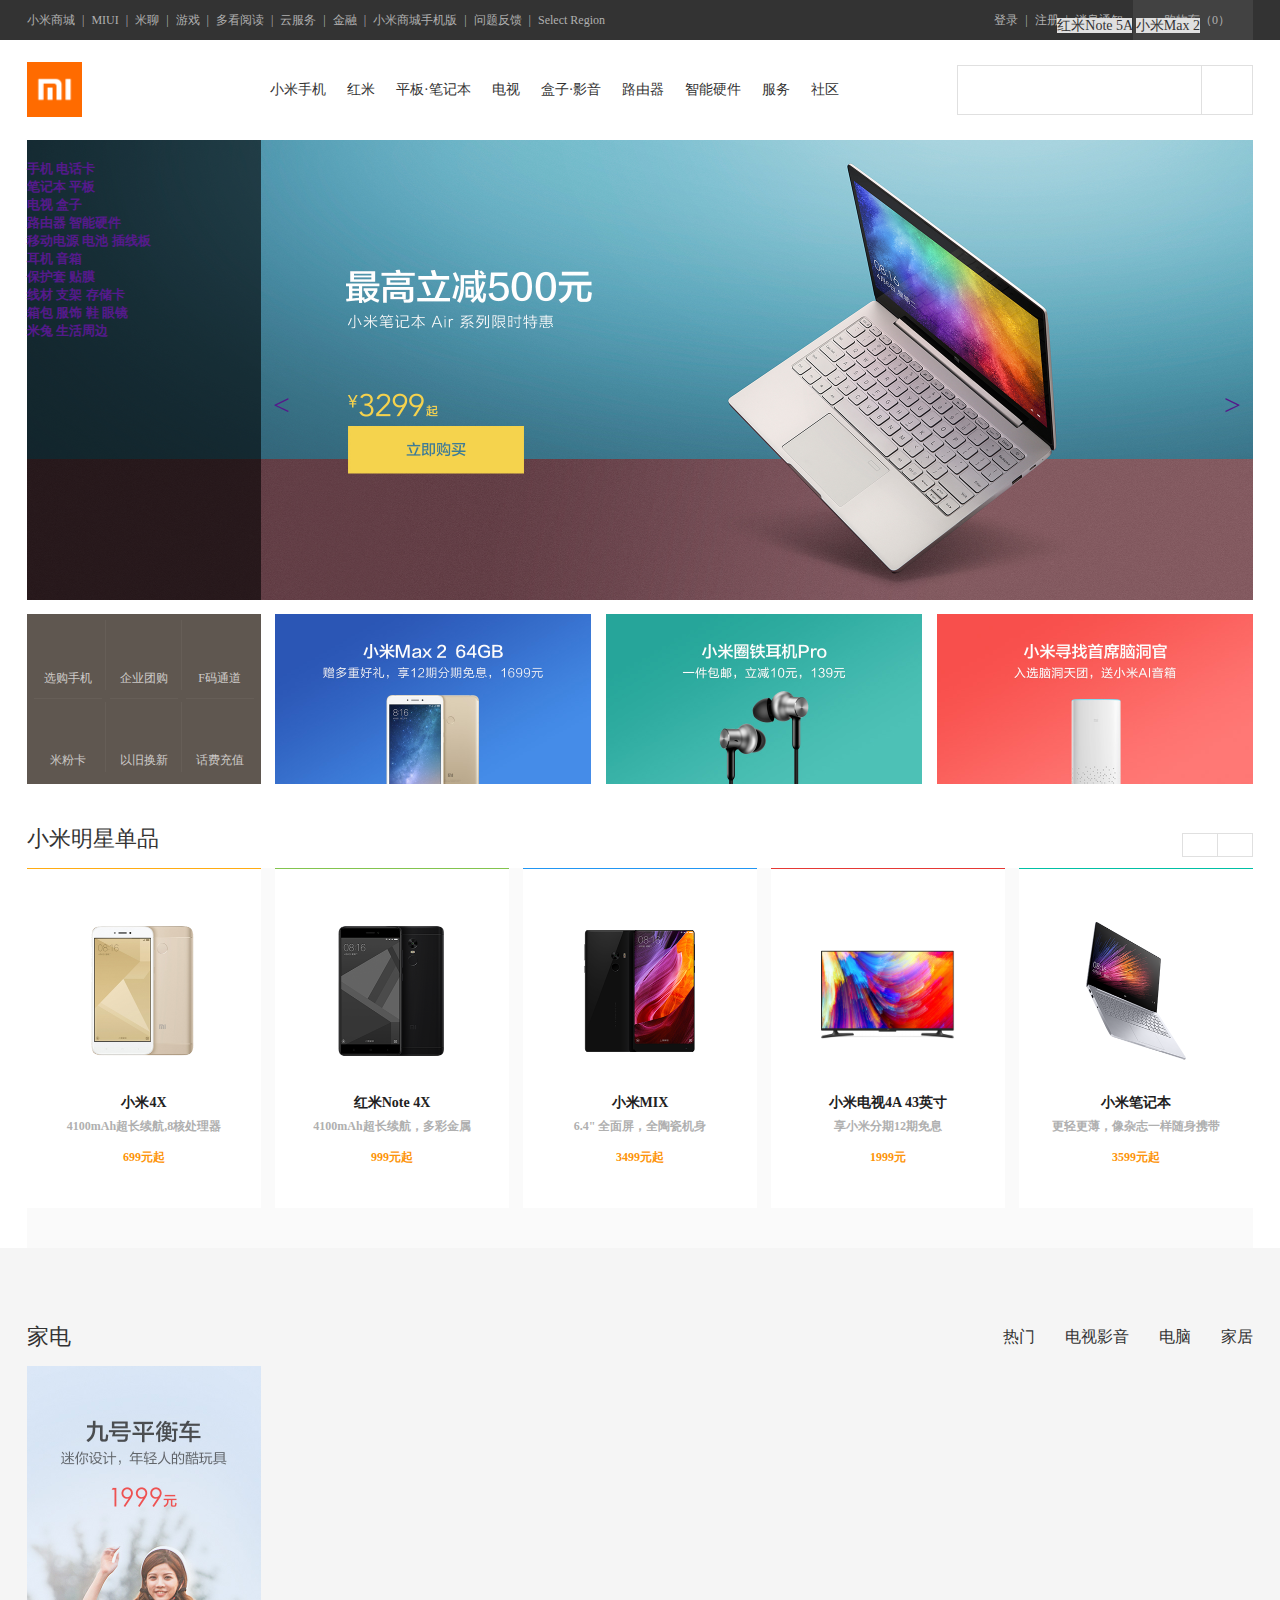
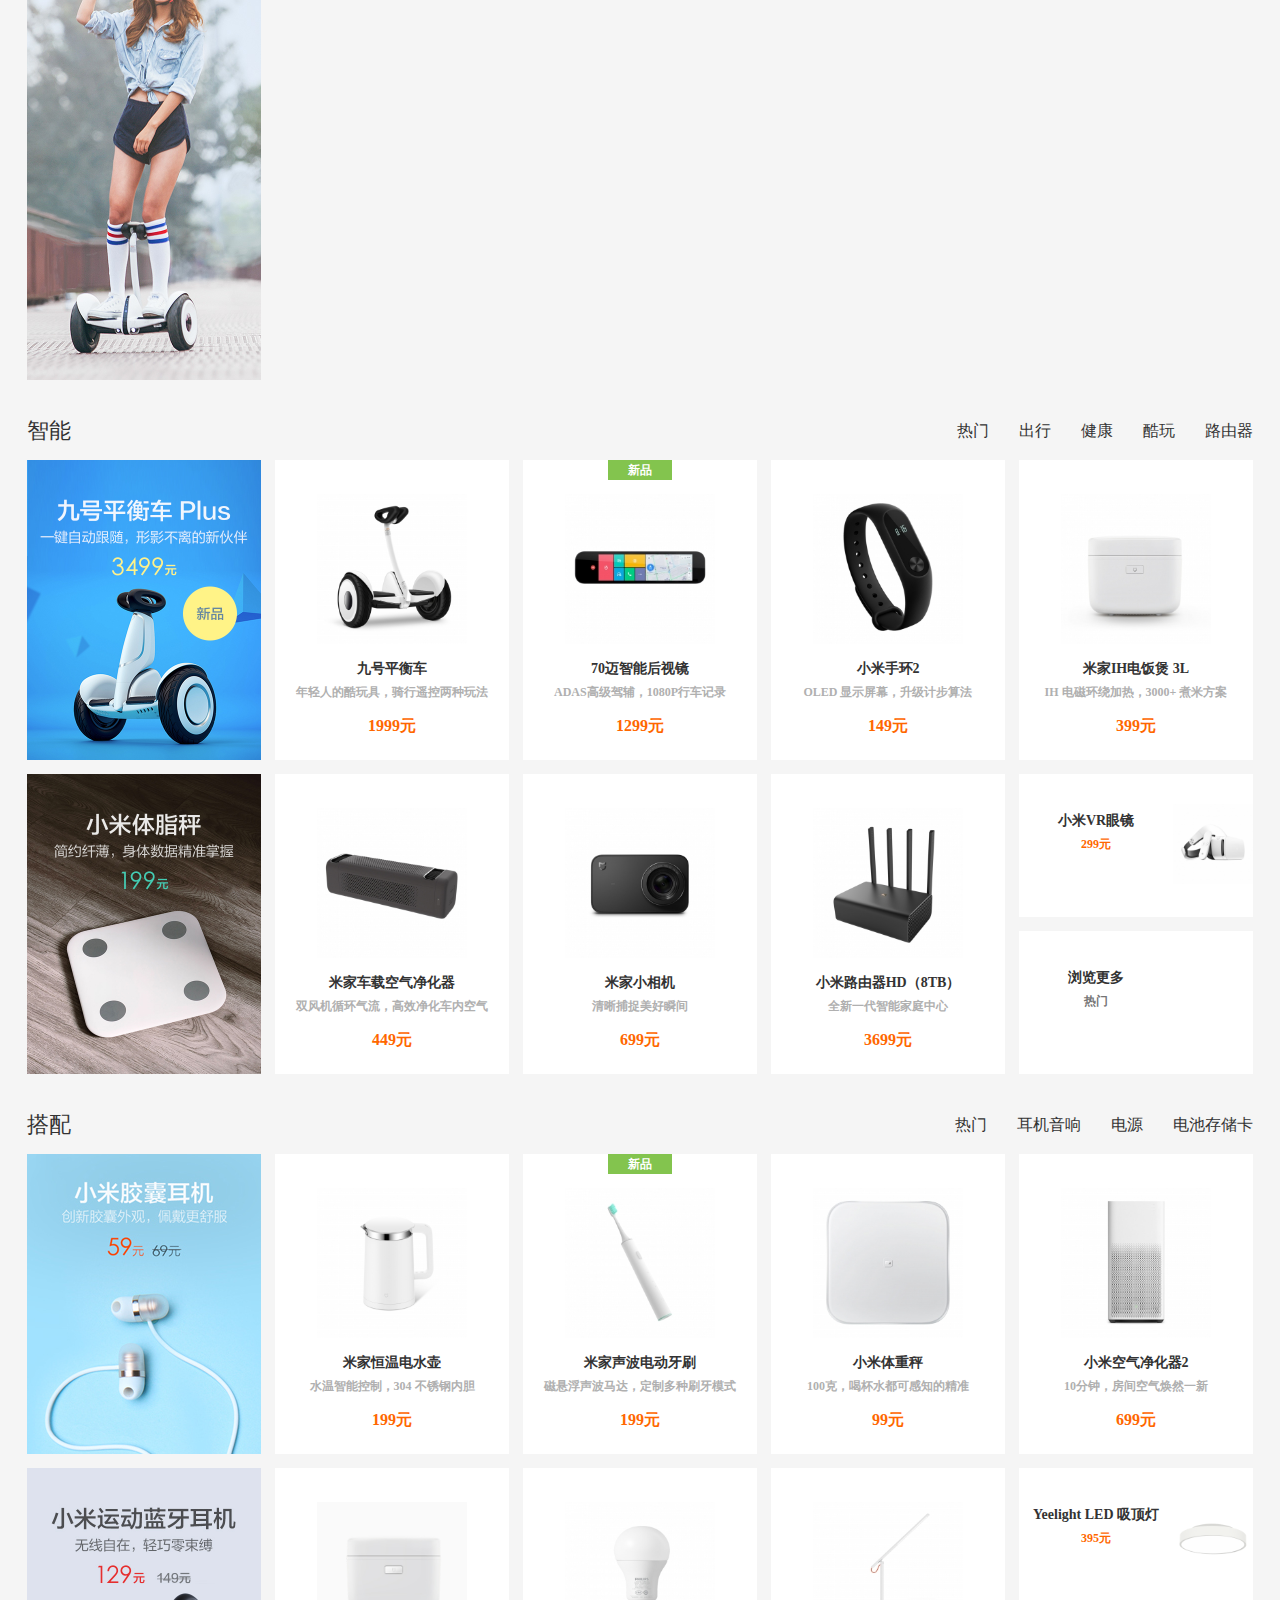
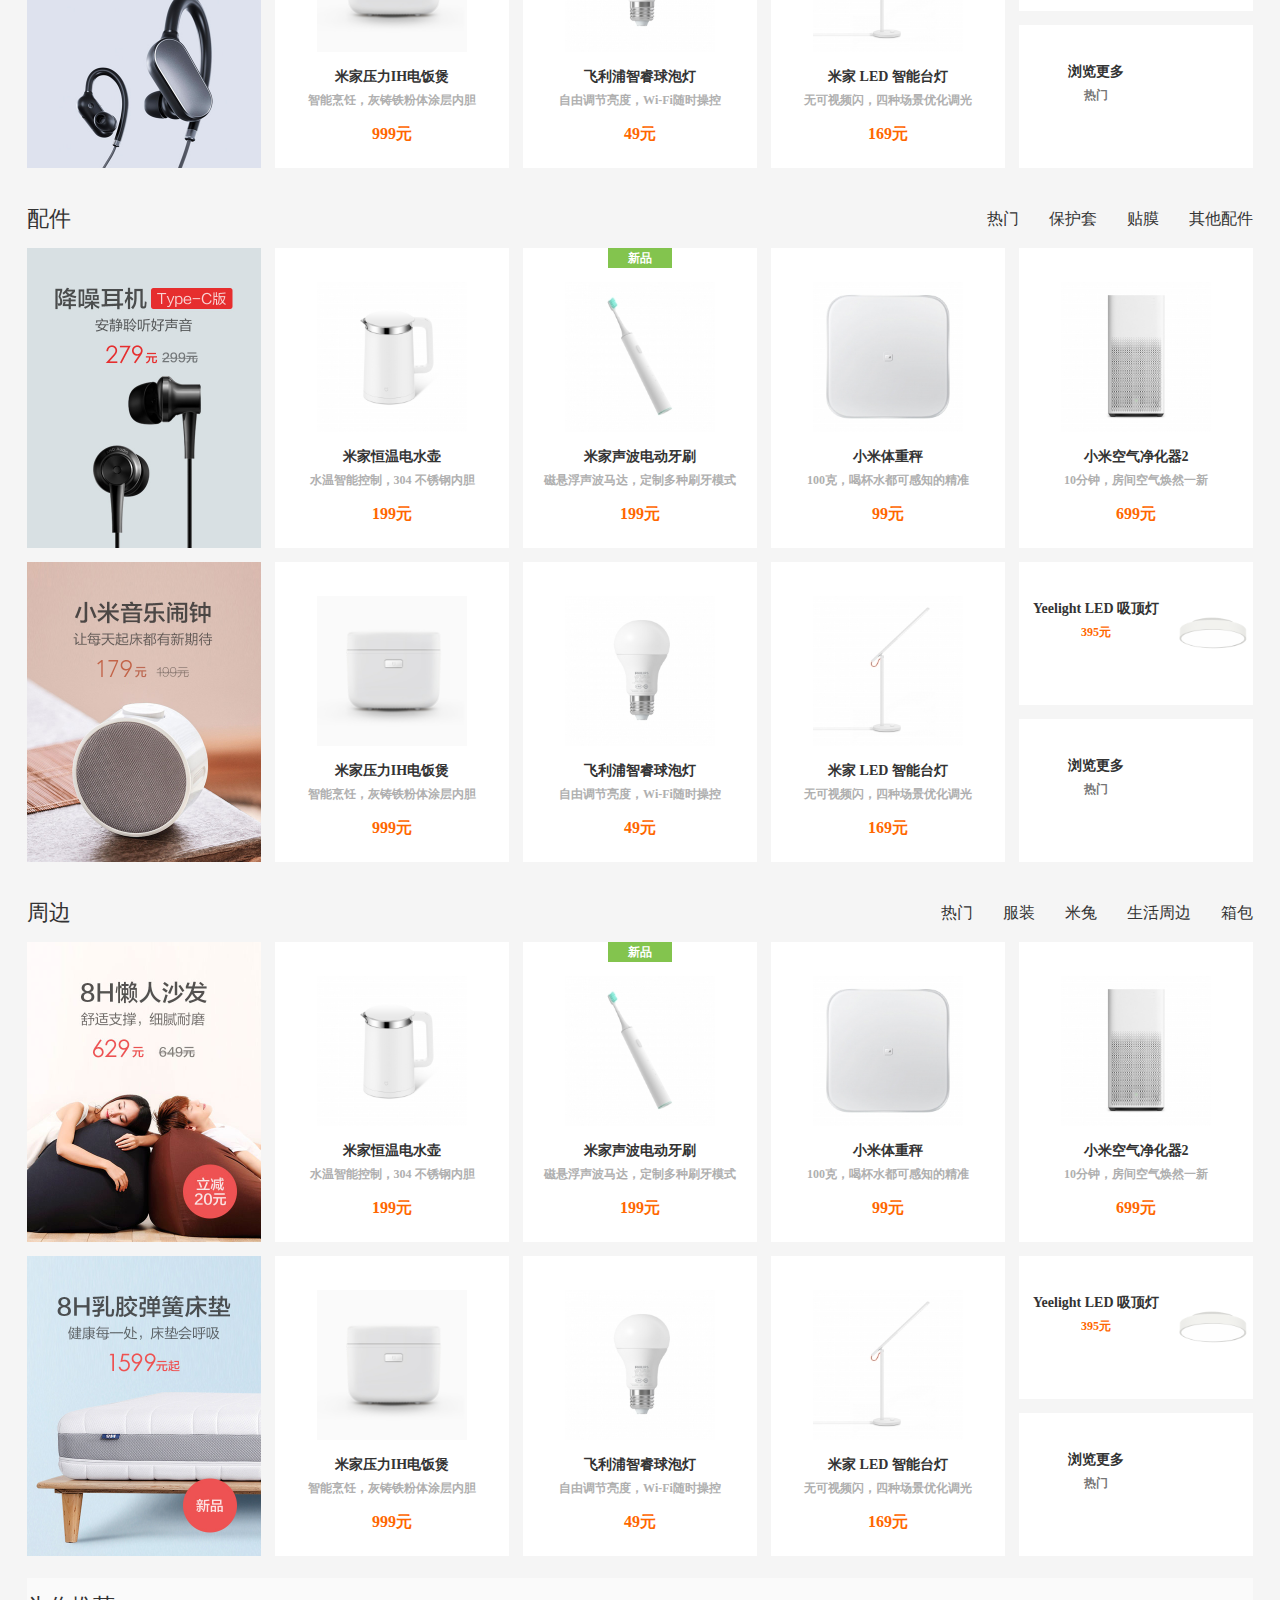
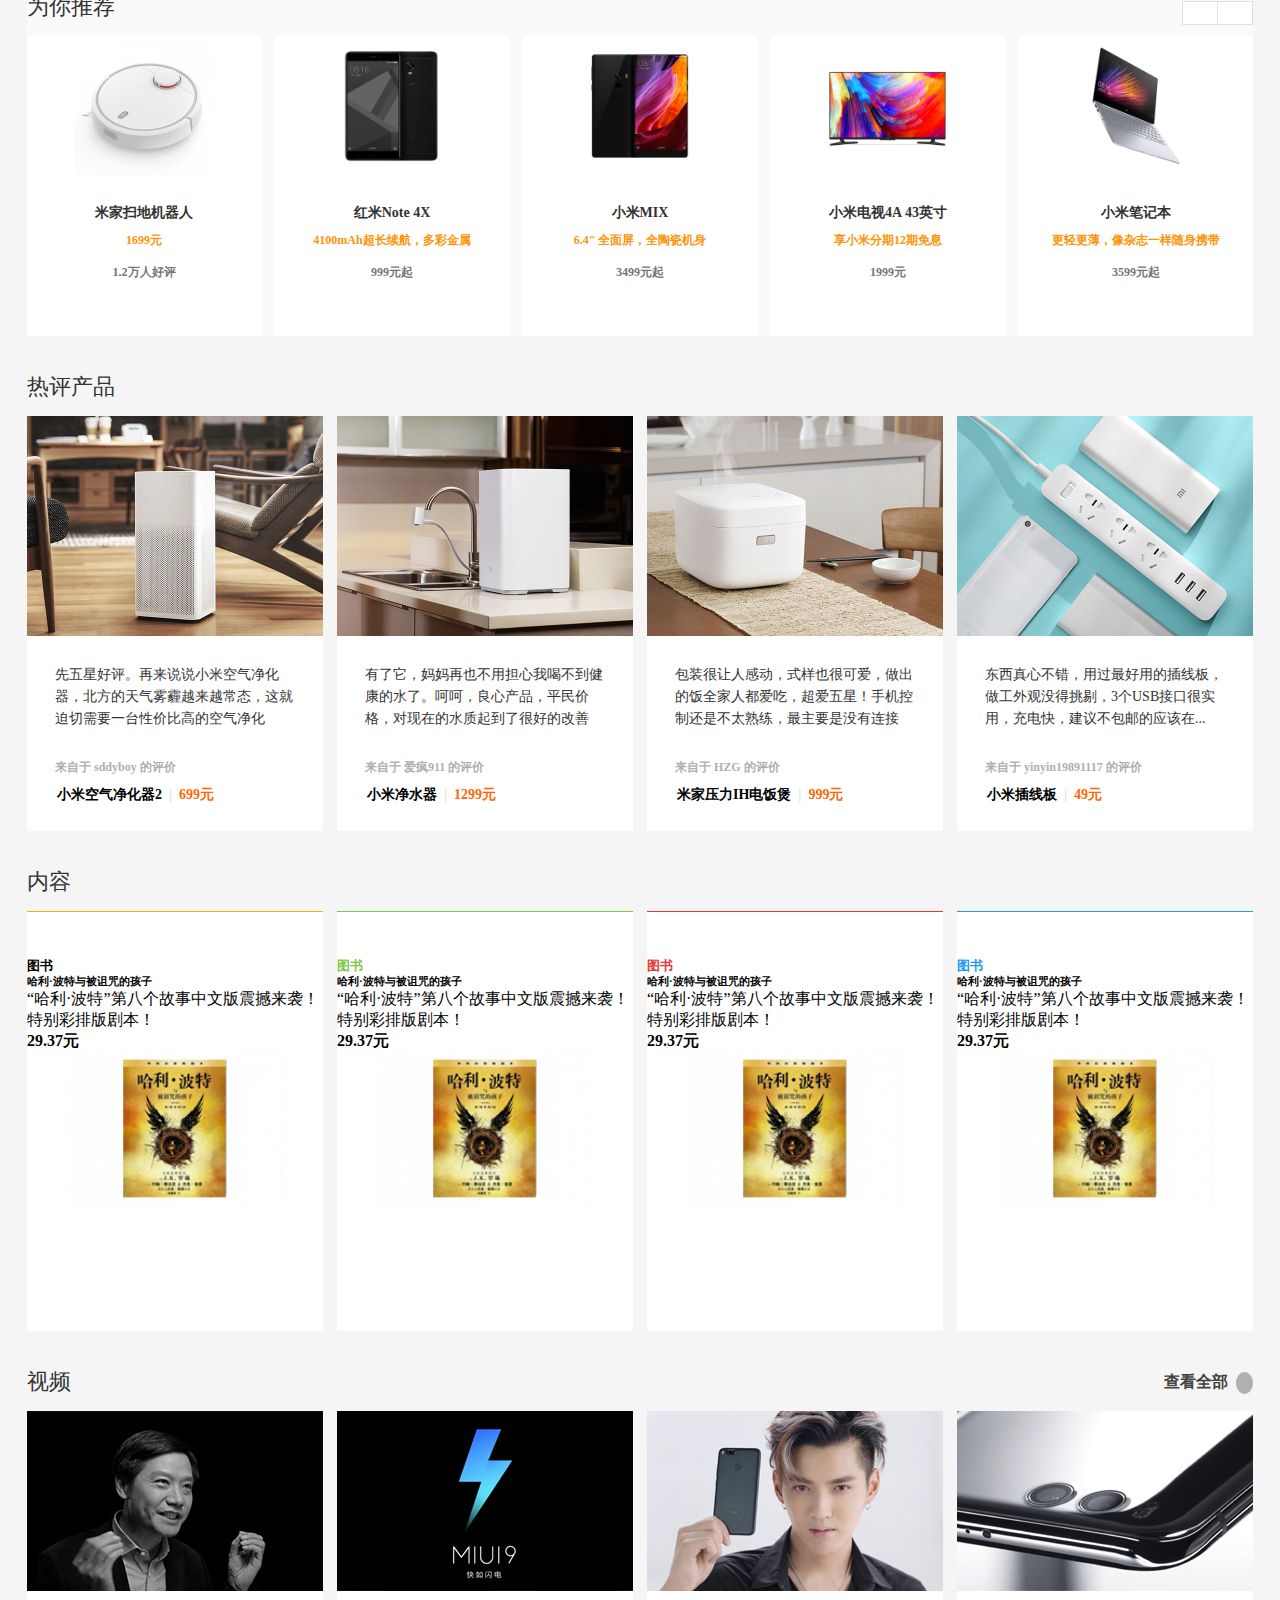
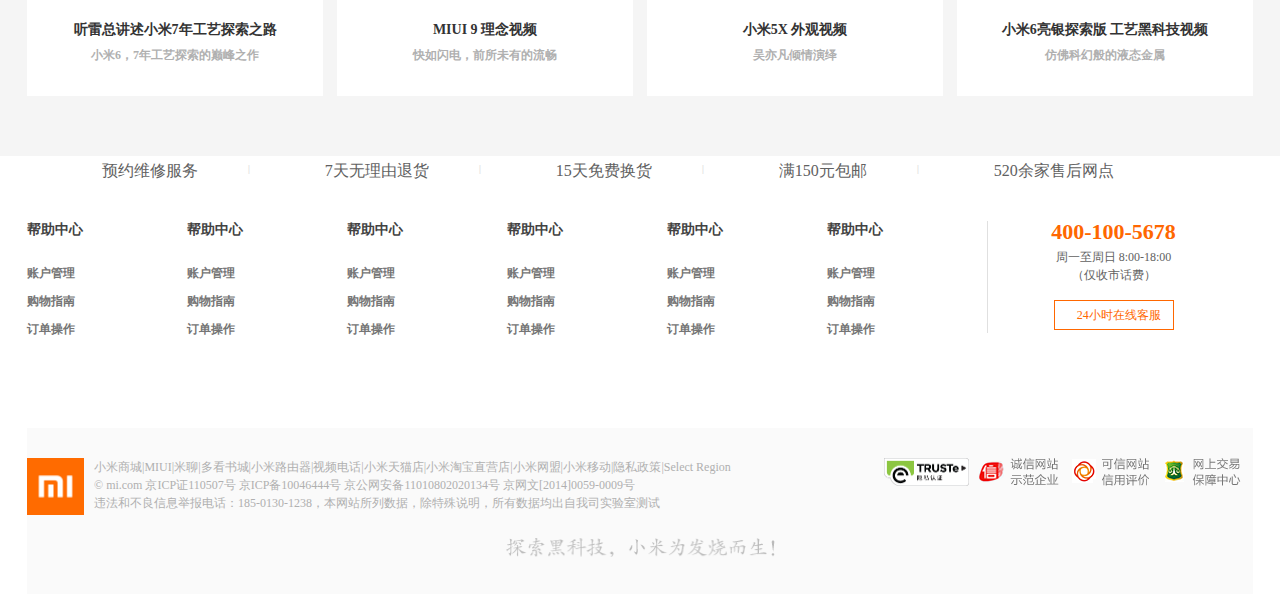
<file: index.html>
<!DOCTYPE html>
<html>
<head>
	<title>小米官网</title>
	<link rel="stylesheet" type="text/css" href="css/mi.css">
	<link rel="stylesheet" type="text/css" href="css/tong.css">
	<link rel="shortcut icon" href="">
</head>
<body>
	<!-- 头部开始 -->
	<div id="head">
		<div class="head-neikuan">
			<div class="head-left">
				<div class="head-wenzi"><a href="" target="_blank">小米商城</a></div>
				<div class="head-wenzi">|</div>
				<div class="head-wenzi"><a href="">MIUI</a></div>
				<div class="head-wenzi">|</div>
				<div class="head-wenzi"><a href="">米聊</a></div>
				<div class="head-wenzi">|</div>
				<div class="head-wenzi"><a href="">游戏</a></div>
				<div class="head-wenzi">|</div>
				<div class="head-wenzi"><a href="">多看阅读</a></div>
				<div class="head-wenzi">|</div>
				<div class="head-wenzi"><a href="">云服务</a></div>
				<div class="head-wenzi">|</div>
				<div class="head-wenzi"><a href="">金融</a></div>
				<div class="head-wenzi">|</div>
				<div class="head-wenzi"><a href="">小米商城手机版</a></div>
				<div class="head-wenzi">|</div>
				<div class="head-wenzi"><a href="">问题反馈</a></div>
				<div class="head-wenzi">|</div>
				<div class="head-wenzi head-wenzi1"><a href="">Select Region</a></div>
			</div>
			<div class="head-right">
				<div class="head-wenzi"><a href="">登录</a></div>
				<div class="head-wenzi">|</div>
				<div class="head-wenzi"><a href="">注册</a></div>
				<div class="head-wenzi">|</div>
				<div class="head-wenzi head-wenzi1"><a href="">消息通知</a></div>
				<div class="shopping">
					<i class="iconfont">&#xe600;</i> 
					购物车（0）                                        
					<!--此处的iconfont指的是icon，不能把它当成类名去设置 -->

				</div>
			</div>
		</div>
	</div>
	<!-- 头部结束 -->

	<!-- 导航开始 -->
	<div id="navigation">
		<div class="nav-logo"></div>
		<div class="nav-middle">
			<div class="nav-wenzi"><a href="">小米手机</a></div>
			<div class="nav-wenzi"><a href="">红米</a></div>
			<div class="nav-wenzi"><a href="">平板·笔记本</a></div>
			<div class="nav-wenzi"><a href="">电视</a></div>
			<div class="nav-wenzi"><a href="">盒子·影音</a></div>
			<div class="nav-wenzi"><a href="">路由器</a></div>
			<div class="nav-wenzi"><a href="">智能硬件</a></div>
			<div class="nav-wenzi"><a href="">服务</a></div>
			<div class="nav-wenzi nav-wenzi1"><a href="">社区</a></div>
		</div>
		<div class="search">
			<input class="search-left" type="text">
			<div class="search-right">
				<i class="iconfont">&#xe60c;</i>
			</div>
		</div>
		<div class="search-left-nei">
			<a href="">红米Note 5A</a>
			<a href="">小米Max 2</a>
		</div>
	</div>

	<!-- 导航结束 -->

	<!-- banner开始 -->
	<div id="banner">
		<div class="banner-img">
			<img src="img/banner.jpg">
		</div>
		<div class="banner-list">
			<h5>
				<a href="">
					手机 电话卡
					<i></i>
				</a>
			</h5>
			<h5>
				<a href="">
					笔记本 平板
					<i></i>
				</a>
			</h5>
			<h5><a href="">
					电视 盒子
					<i></i>
				</a>
			</h5>
			<h5><a href="">
					路由器 智能硬件
					<i></i>
				</a>
			</h5>
			<h5><a href="">
					移动电源 电池 插线板
					<i></i>
				</a>
			</h5>
			<h5><a href="">
					耳机 音箱
					<i></i>
				</a>
			</h5>
			<h5><a href="">
					保护套 贴膜
					<i></i>
				</a>
			</h5>
			<h5><a href="">
					线材 支架 存储卡
					<i></i>
				</a>
			</h5>
			<h5><a href="">
					箱包 服饰 鞋 眼镜
					<i></i>
				</a>
			</h5>
			<h5><a href="">
					米兔 生活周边
					<i></i>
				</a>
			</h5>
		</div>
		<!-- 箭头 -->
		<div class="arrows-left">
			<a href="">&lt</a>
		</div>
		<div class="arrows-right">
			<a href="">&gt</a>
		</div>
		<!-- 轮播点 -->
		<div class="banner-circle-box">
			<a href="" class="banner-circle banner-circle1"></a>
			<a href="" class="banner-circle"></a>
			<a href="" class="banner-circle"></a>
			<a href="" class="banner-circle"></a>
			<a href="" class="banner-circle"></a>
			<a href="" class="banner-circle"></a>
		</div>
	</div>
	<!-- banner结束 -->

	<!-- banner下方菜单开始 -->
	<div id="banner-bottom">
		<!-- 6个icon -->
		<div class="banner-bottom-one">
			<div class="banner-bottom-one-box">
				<div class="banner-bottom-one-first">
					<a href=""><i class="iconfont">&#xe602;</i>选购手机</a>
				</div>
				<div class="banner-bottom-one-shu"></div>
				<div class="banner-bottom-one-first">
					<a href=""><i class="iconfont">&#xe603;</i>企业团购</a>
				</div>
				<div class="banner-bottom-one-shu"></div>
				<div class="banner-bottom-one-first">
					<a href=""><i class="iconfont">&#xe60e;</i>F码通道</a>
				</div>
			</div>
			<div class="banner-bottom-one-hengbox">
				<div class="banner-bottom-one-heng"></div>
				<div class="banner-bottom-one-heng"></div>
				<div class="banner-bottom-one-heng"></div>
			</div>
			<div class="banner-bottom-one-box2">
				<div class="banner-bottom-one-first">
					<a href=""><i class="iconfont">&#xe611;</i>米粉卡</a>
				</div>
				<div class="banner-bottom-one-shu"></div>
				<div class="banner-bottom-one-first">
					<a href=""><i class="iconfont">&#xe60f;</i>以旧换新</a>
				</div>
				<div class="banner-bottom-one-shu"></div>
				<div class="banner-bottom-one-first">
					<a href=""><i class="iconfont">&#xe610;</i>话费充值</a>
				</div>
			</div>
		</div>
		<div class="banner-bottom-two">
			<img class="banner-bottom-picture" src="img/01.jpg">
		</div>
		<div class="banner-bottom-two">
			<img class="banner-bottom-picture" src="img/02.jpg">
		</div>
		<div class="banner-bottom-two banner-bottom-two1">
			<img class="banner-bottom-picture" src="img/03.jpg">
		</div>
	</div>

	<!-- banner下方菜单结束 -->

	<!-- 小米明星单品开始 -->
	<div id="star">
		<div class="star-top">
			<h1>小米明星单品</h1>
			<div class="star-anniu">
				<div class="star-zuoanniu"><i class="iconfont">&#xe601;</i></div>
				<div class="star-zhong"></div>
				<div class="star-youanniu"><i class="iconfont">&#xe72e;</i></div>
			</div>
		</div>
		<div class="star-bottom">
			<div class="star-list">
				<div class="star-list-picture">
					<img src="img/04.png">
				</div>
				<h3>小米4X</h3>
				<h4>4100mAh超长续航,8核处理器</h4>
				<h5>699元起</h5>
			</div>
			<div class="star-list star-list2">
				<div class="star-list-picture">
					<img src="img/05.png">
				</div>
				<h3>红米Note 4X</h3>
				<h4>4100mAh超长续航，多彩金属</h4>
				<h5>999元起</h5>
			</div>
			<div class="star-list star-list3">
				<div class="star-list-picture">
					<img src="img/06.png">
				</div>
				<h3>小米MIX</h3>
				<h4>6.4" 全面屏，全陶瓷机身 </h4>
				<h5>3499元起</h5>
			</div>
			<div class="star-list star-list4">
				<div class="star-list-picture">
					<img src="img/07.png">
				</div>
				<h3>小米电视4A 43英寸</h3>
				<h4>享小米分期12期免息</h4>
				<h5>1999元</h5>
			</div>
			<div class="star-list star-list5 star-list1">
				<div class="star-list-picture">
					<img src="img/08.png">
				</div>
				<h3>小米笔记本</h3>
				<h4>更轻更薄，像杂志一样随身携带</h4>
				<h5>3599元起</h5>
			</div>
		</div>
	</div>

	<!-- 小米明星单品结束 -->

	<!-- 大盒子开始 -->
	<div class="box">
	<!-- 家电开始 -->
	<div id="home">
		<div class="home-top">
			<h2>家电</h2>
			<div class="home-top-right">
				<div class="home-right-wenzi"><a href="">热门</a></div>
				<div class="home-right-wenzi"><a href="">电视影音</a></div>
				<div class="home-right-wenzi"><a href="">电脑</a></div>
				<div class="home-right-wenzi home-right-wenzi1"><a href="">家居</a></div>
			</div>
		</div>
		<div class="home-bottom">
				<div class="left-bigpicture">
					<img src="img/08.jpg">
				</div>
				<div class="home-bottom-right">
					<div class="home-bottom-right-list">
						<div class="home-bottom-rigth-picture">
							<img src="img/09.jpg">
						</div>
						<h3>米家恒温电水壶</h3>
						<h4>水温智能控制，304 不锈钢内胆</h4>
						<h5>199元</h5>
					</div>
					<div class="home-bottom-right-list">
						<h6>新品</h6>
						<div class="home-bottom-rigth-picture">
							<img src="img/11.jpg">
						</div>
						<h3>米家声波电动牙刷</h3>
						<h4>磁悬浮声波马达，定制多种刷牙模式</h4>
						<h5>199元</h5>
					</div>
					<div class="home-bottom-right-list">
						<div class="home-bottom-rigth-picture">
							<img src="img/12.jpg">
						</div>
						<h3>小米体重秤</h3>
						<h4>100克，喝杯水都可感知的精准</h4>
						<h5>99元</h5>
					</div>
					<div class="home-bottom-right-list home-bottom-right-list1">
						<div class="home-bottom-rigth-picture">
							<img src="img/13.jpg">
						</div>
						<h3>小米空气净化器2</h3>
						<h4>10分钟，房间空气焕然一新</h4>
						<h5>699元</h5>
					</div>
					<div class="home-bottom-right-list">
						<div class="home-bottom-rigth-picture">
							<img src="img/14.jpg">
						</div>
						<h3>米家压力IH电饭煲</h3>
						<h4>智能烹饪，灰铸铁粉体涂层内胆</h4>
						<h5>999元</h5>
					</div>
					<div class="home-bottom-right-list">
						<div class="home-bottom-rigth-picture">
							<img src="img/15.jpg">
						</div>
						<h3>飞利浦智睿球泡灯</h3>
						<h4>自由调节亮度，Wi-Fi随时操控</h4>
						<h5>49元</h5>
					</div>
					<div class="home-bottom-right-list">
						<div class="home-bottom-rigth-picture">
							<img src="img/16.jpg">
						</div>
						<h3>米家 LED 智能台灯</h3>
						<h4>无可视频闪，四种场景优化调光</h4>
						<h5>169元</h5>
					</div>
					<div class="home-only">
						<div class="home-only-image">
							<img src="img/10.png">
						</div>
						<h3>Yeelight LED 吸顶灯</h3>
						<h4>395元</h4>
					</div>
					<div class="home-only home-onle1">
						<div class="home-only-image">
							<i class="iconfont icon">&#xe60b;</i>
						</div>
						<h3>浏览更多</h3>
						<h4 class="home-only-h4">热门</h4>
					</div>
				</div>
		</div>
	</div>
	<!-- 家电结束 -->

	<!-- 智能开始 -->
	<div id="capacity">
		<div class="capacity-top">
			<h2>智能</h2>
			<div class="capacity-top-right">
				<div class="capacity-right-wenzi"><a href="">热门</a></div>
				<div class="capacity-right-wenzi"><a href="">出行</a></div>
				<div class="capacity-right-wenzi"><a href="">健康</a></div>
				<div class="capacity-right-wenzi"><a href="">酷玩</a></div>
				<div class="capacity-right-wenzi capacity-right-wenzi1"><a href="">路由器</a></div>
			</div>
		</div>
		<div class="capacity-bottom">
			<div class="capacity-bottom-list">
				<img src="img/17.jpg">
			</div>
			<div class="capacity-bottom-list">
				<div class="capacity-bottom-list-picture">
					<img src="img/40.jpg">
				</div>
				<h3>九号平衡车</h3>
				<h4>年轻人的酷玩具，骑行遥控两种玩法</h4>
				<h5>1999元</h5>
			</div>
			<div class="capacity-bottom-list">
				<h6>新品</h6>
				<div class="capacity-bottom-list-picture">
					<img src="img/41.jpg">
				</div>
				<h3>70迈智能后视镜</h3>
				<h4>ADAS高级驾辅，1080P行车记录</h4>
				<h5>1299元</h5>
			</div>
			<div class="capacity-bottom-list">
				<div class="capacity-bottom-list-picture">
					<img src="img/42.jpg">
				</div>
				<h3>小米手环2</h3>
				<h4>OLED 显示屏幕，升级计步算法</h4>
				<h5>149元</h5>
			</div>
			<div class="capacity-bottom-list capacity-bottom-list1">
				<div class="capacity-bottom-list-picture">
					<img src="img/43.jpg">
				</div>
				<h3>米家IH电饭煲 3L</h3>
				<h4>IH 电磁环绕加热，3000+ 煮米方案</h4>
				<h5>399元</h5>
			</div>
			<div class="capacity-bottom-list">
				<img src="img/18.jpg">
			</div>
			<div class="capacity-bottom-list">
				<div class="capacity-bottom-list-picture">
					<img src="img/44.jpg">
				</div>
				<h3>米家车载空气净化器</h3>
				<h4>双风机循环气流，高效净化车内空气</h4>
				<h5>449元</h5>
			</div>
			<div class="capacity-bottom-list">
				<div class="capacity-bottom-list-picture">
					<img src="img/45.jpg">
				</div>
				<h3>米家小相机</h3>
				<h4>清晰捕捉美好瞬间</h4>
				<h5>699元</h5>
			</div>
			<div class="capacity-bottom-list">
				<div class="capacity-bottom-list-picture">
					<img src="img/46.jpg">
				</div>
				<h3>小米路由器HD（8TB）</h3>
				<h4>全新一代智能家庭中心</h4>
				<h5>3699元</h5>
			</div>
					<div class="capacity-only">
						<div class="capacity-only-image">
							<img src="img/47.jpg">
						</div>
						<h3>小米VR眼镜</h3>
						<h4>299元</h4>
					</div>
					<div class="capacity-only capacity-onle1">
						<div class="capacity-only-image">
							<i class="iconfont icon">&#xe60b;</i>
						</div>
						<h3>浏览更多</h3>
						<h4 class="capacity-only-h4">热门</h4>
					</div>
				
		</div>
	</div>
	<!-- 智能结束 -->

	<!-- 搭配开始 -->
	<div id="capacity">
		<div class="capacity-top">
			<h2>搭配</h2>
			<div class="capacity-top-right">
				<div class="capacity-right-wenzi"><a href="">热门</a></div>
				<div class="capacity-right-wenzi"><a href="">耳机音响</a></div>
				<div class="capacity-right-wenzi"><a href="">电源</a></div>
				<div class="capacity-right-wenzi capacity-right-wenzi1"><a href="">电池存储卡</a></div>
			</div>
		</div>
		<div class="capacity-bottom">
			<div class="capacity-bottom-list">
				<img src="img/20.jpg">
			</div>
			<div class="capacity-bottom-list">
				<div class="capacity-bottom-list-picture">
					<img src="img/09.jpg">
				</div>
				<h3>米家恒温电水壶</h3>
				<h4>水温智能控制，304 不锈钢内胆</h4>
				<h5>199元</h5>
			</div>
			<div class="capacity-bottom-list">
				<h6>新品</h6>
				<div class="capacity-bottom-list-picture">
					<img src="img/11.jpg">
				</div>
				<h3>米家声波电动牙刷</h3>
				<h4>磁悬浮声波马达，定制多种刷牙模式</h4>
				<h5>199元</h5>
			</div>
			<div class="capacity-bottom-list">
				<div class="capacity-bottom-list-picture">
					<img src="img/12.jpg">
				</div>
				<h3>小米体重秤</h3>
				<h4>100克，喝杯水都可感知的精准</h4>
				<h5>99元</h5>
			</div>
			<div class="capacity-bottom-list capacity-bottom-list1">
				<div class="capacity-bottom-list-picture">
					<img src="img/13.jpg">
				</div>
				<h3>小米空气净化器2</h3>
				<h4>10分钟，房间空气焕然一新</h4>
				<h5>699元</h5>
			</div>
			<div class="capacity-bottom-list">
				<img src="img/21.jpg">
			</div>
			<div class="capacity-bottom-list">
				<div class="capacity-bottom-list-picture">
					<img src="img/14.jpg">
				</div>
				<h3>米家压力IH电饭煲</h3>
				<h4>智能烹饪，灰铸铁粉体涂层内胆</h4>
				<h5>999元</h5>
			</div>
			<div class="capacity-bottom-list">
				<div class="capacity-bottom-list-picture">
					<img src="img/15.jpg">
				</div>
				<h3>飞利浦智睿球泡灯</h3>
				<h4>自由调节亮度，Wi-Fi随时操控</h4>
				<h5>49元</h5>
			</div>
			<div class="capacity-bottom-list">
				<div class="capacity-bottom-list-picture">
					<img src="img/16.jpg">
				</div>
				<h3>米家 LED 智能台灯</h3>
				<h4>无可视频闪，四种场景优化调光</h4>
				<h5>169元</h5>
			</div>
					<div class="capacity-only">
						<div class="capacity-only-image">
							<img src="img/10.png">
						</div>
						<h3>Yeelight LED 吸顶灯</h3>
						<h4>395元</h4>
					</div>
					<div class="capacity-only capacity-onle1">
						<div class="capacity-only-image">
							<i class="iconfont icon">&#xe60b;</i>
						</div>
						<h3>浏览更多</h3>
						<h4 class="capacity-only-h4">热门</h4>
					</div>	
		</div>
	</div>
	<!-- 搭配结束 -->

	<!-- 配件开始 -->
	<div id="capacity">
		<div class="capacity-top">
			<h2>配件</h2>
			<div class="capacity-top-right">
				<div class="capacity-right-wenzi"><a href="">热门</a></div>
				<div class="capacity-right-wenzi"><a href="">保护套</a></div>
				<div class="capacity-right-wenzi"><a href="">贴膜</a></div>
				<div class="capacity-right-wenzi capacity-right-wenzi1"><a href="">其他配件</a></div>
			</div>
		</div>
		<div class="capacity-bottom">
			<div class="capacity-bottom-list">
				<img src="img/22.jpg">
			</div>
			<div class="capacity-bottom-list">
				<div class="capacity-bottom-list-picture">
					<img src="img/09.jpg">
				</div>
				<h3>米家恒温电水壶</h3>
				<h4>水温智能控制，304 不锈钢内胆</h4>
				<h5>199元</h5>
			</div>
			<div class="capacity-bottom-list">
				<h6>新品</h6>
				<div class="capacity-bottom-list-picture">
					<img src="img/11.jpg">
				</div>
				<h3>米家声波电动牙刷</h3>
				<h4>磁悬浮声波马达，定制多种刷牙模式</h4>
				<h5>199元</h5>
			</div>
			<div class="capacity-bottom-list">
				<div class="capacity-bottom-list-picture">
					<img src="img/12.jpg">
				</div>
				<h3>小米体重秤</h3>
				<h4>100克，喝杯水都可感知的精准</h4>
				<h5>99元</h5>
			</div>
			<div class="capacity-bottom-list capacity-bottom-list1">
				<div class="capacity-bottom-list-picture">
					<img src="img/13.jpg">
				</div>
				<h3>小米空气净化器2</h3>
				<h4>10分钟，房间空气焕然一新</h4>
				<h5>699元</h5>
			</div>
			<div class="capacity-bottom-list">
				<img src="img/23.jpg">
			</div>
			<div class="capacity-bottom-list">
				<div class="capacity-bottom-list-picture">
					<img src="img/14.jpg">
				</div>
				<h3>米家压力IH电饭煲</h3>
				<h4>智能烹饪，灰铸铁粉体涂层内胆</h4>
				<h5>999元</h5>
			</div>
			<div class="capacity-bottom-list">
				<div class="capacity-bottom-list-picture">
					<img src="img/15.jpg">
				</div>
				<h3>飞利浦智睿球泡灯</h3>
				<h4>自由调节亮度，Wi-Fi随时操控</h4>
				<h5>49元</h5>
			</div>
			<div class="capacity-bottom-list">
				<div class="capacity-bottom-list-picture">
					<img src="img/16.jpg">
				</div>
				<h3>米家 LED 智能台灯</h3>
				<h4>无可视频闪，四种场景优化调光</h4>
				<h5>169元</h5>
			</div>
					<div class="capacity-only">
						<div class="capacity-only-image">
							<img src="img/10.png">
						</div>
						<h3>Yeelight LED 吸顶灯</h3>
						<h4>395元</h4>
					</div>
					<div class="capacity-only capacity-onle1">
						<div class="capacity-only-image">
							<i class="iconfont icon">&#xe60b;</i>
						</div>
						<h3>浏览更多</h3>
						<h4 class="capacity-only-h4">热门</h4>
					</div>	
		</div>
	</div>
	<!-- 配件结束 -->

	<!-- 周边开始 -->
	<div id="capacity">
		<div class="capacity-top">
			<h2>周边</h2>
			<div class="capacity-top-right">
				<div class="capacity-right-wenzi"><a href="">热门</a></div>
				<div class="capacity-right-wenzi"><a href="">服装</a></div>
				<div class="capacity-right-wenzi"><a href="">米兔</a></div>
				<div class="capacity-right-wenzi"><a href="">生活周边</a></div>
				<div class="capacity-right-wenzi capacity-right-wenzi1"><a href="">箱包</a></div>
			</div>
		</div>
		<div class="capacity-bottom">
			<div class="capacity-bottom-list">
				<img src="img/24.jpg">
			</div>
			<div class="capacity-bottom-list">
				<div class="capacity-bottom-list-picture">
					<img src="img/09.jpg">
				</div>
				<h3>米家恒温电水壶</h3>
				<h4>水温智能控制，304 不锈钢内胆</h4>
				<h5>199元</h5>
			</div>
			<div class="capacity-bottom-list">
				<h6>新品</h6>
				<div class="capacity-bottom-list-picture">
					<img src="img/11.jpg">
				</div>
				<h3>米家声波电动牙刷</h3>
				<h4>磁悬浮声波马达，定制多种刷牙模式</h4>
				<h5>199元</h5>
			</div>
			<div class="capacity-bottom-list">
				<div class="capacity-bottom-list-picture">
					<img src="img/12.jpg">
				</div>
				<h3>小米体重秤</h3>
				<h4>100克，喝杯水都可感知的精准</h4>
				<h5>99元</h5>
			</div>
			<div class="capacity-bottom-list capacity-bottom-list1">
				<div class="capacity-bottom-list-picture">
					<img src="img/13.jpg">
				</div>
				<h3>小米空气净化器2</h3>
				<h4>10分钟，房间空气焕然一新</h4>
				<h5>699元</h5>
			</div>
			<div class="capacity-bottom-list">
				<img src="img/25.jpg">
			</div>
			<div class="capacity-bottom-list">
				<div class="capacity-bottom-list-picture">
					<img src="img/14.jpg">
				</div>
				<h3>米家压力IH电饭煲</h3>
				<h4>智能烹饪，灰铸铁粉体涂层内胆</h4>
				<h5>999元</h5>
			</div>
			<div class="capacity-bottom-list">
				<div class="capacity-bottom-list-picture">
					<img src="img/15.jpg">
				</div>
				<h3>飞利浦智睿球泡灯</h3>
				<h4>自由调节亮度，Wi-Fi随时操控</h4>
				<h5>49元</h5>
			</div>
			<div class="capacity-bottom-list">
				<div class="capacity-bottom-list-picture">
					<img src="img/16.jpg">
				</div>
				<h3>米家 LED 智能台灯</h3>
				<h4>无可视频闪，四种场景优化调光</h4>
				<h5>169元</h5>
			</div>
					<div class="capacity-only">
						<div class="capacity-only-image">
							<img src="img/10.png">
						</div>
						<h3>Yeelight LED 吸顶灯</h3>
						<h4>395元</h4>
					</div>
					<div class="capacity-only capacity-onle1">
						<div class="capacity-only-image">
							<i class="iconfont icon">&#xe60b;</i>
						</div>
						<h3>浏览更多</h3>
						<h4 class="capacity-only-h4">热门</h4>
					</div>	
		</div>
	</div>
	<!-- 周边结束 -->

	<!-- 为你推荐开始 -->
 	<div id="recommend">
		<div class="recommend-top">
			<h1>为你推荐</h1>
			<div class="recommend-anniu">
				<div class="recommend-zuoanniu"><i class="iconfont">&#xe601;</i></div>
				<div class="recommend-zhong"></div>
				<div class="recommend-youanniu"><i class="iconfont">&#xe72e;</i></div>
			</div>
		</div>
		<div class="recommend-bottom">
			<div class="recommend-list">
				<div class="recommend-list-picture">
					<img src="img/26.jpg">
				</div>
				<h3> 米家扫地机器人 </h3>
				<h4>1699元</h4>
				<h5>1.2万人好评</h5>
			</div>
			<div class="recommend-list">
				<div class="recommend-list-picture">
					<img src="img/05.png">
				</div>
				<h3>红米Note 4X</h3>
				<h4>4100mAh超长续航，多彩金属</h4>
				<h5>999元起</h5>
			</div>
			<div class="recommend-list">
				<div class="recommend-list-picture">
					<img src="img/06.png">
				</div>
				<h3>小米MIX</h3>
				<h4>6.4" 全面屏，全陶瓷机身 </h4>
				<h5>3499元起</h5>
			</div>
			<div class="recommend-list">
				<div class="recommend-list-picture">
					<img src="img/07.png">
				</div>
				<h3>小米电视4A 43英寸</h3>
				<h4>享小米分期12期免息</h4>
				<h5>1999元</h5>
			</div>
			<div class="recommend-list recommend-list1">
				<div class="recommend-list-picture">
					<img src="img/08.png">
				</div>
				<h3>小米笔记本</h3>
				<h4>更轻更薄，像杂志一样随身携带</h4>
				<h5>3599元起</h5>
			</div>
		</div>
	</div>
	<!-- 为你推荐结束 -->

	<!-- 热评产品开始 -->
	<div id="product">
		<div class="product-head">热评产品</div>
		<div class="product-bottom">
			<div class="product-list">
				<div class="product-picture">
					<img src="img/27.jpg">
				</div>
				<p class="product-p">先五星好评。再来说说小米空气净化器，北方的天气雾霾越来越常态，这就迫切需要一台性价比高的空气净化</p>
				<h6 class="product-author"> 来自于 sddyboy 的评价 </h6>
				<h5 class="product-info">小米空气净化器2  <span>|</span> <b>699元</b></h5>
			</div>
			<div class="product-list">
				<div class="product-picture">
					<img src="img/28.jpg">
				</div>
				<p class="product-p">有了它，妈妈再也不用担心我喝不到健康的水了。呵呵，良心产品，平民价格，对现在的水质起到了很好的改善</p>
				<h6 class="product-author"> 来自于 爱疯911 的评价 </h6>
				<h5 class="product-info">小米净水器  <span>|</span> <b>1299元</b></h5>
			</div>
			<div class="product-list">
				<div class="product-picture">
					<img src="img/29.jpg">
				</div>
				<p class="product-p">包装很让人感动，式样也很可爱，做出的饭全家人都爱吃，超爱五星！手机控制还是不太熟练，最主要是没有连接</p>
				<h6 class="product-author"> 来自于 HZG 的评价 </h6>
				<h5 class="product-info">米家压力IH电饭煲  <span>|</span> <b>999元</b></h5>
			</div>
			<div class="product-list product-list1">
				<div class="product-picture">
					<img src="img/30.jpg">
				</div>
				<p class="product-p">东西真心不错，用过最好用的插线板，做工外观没得挑剔，3个USB接口很实用，充电快，建议不包邮的应该在...</p>
				<h6 class="product-author"> 来自于 yinyin19891117 的评价 </h6>
				<h5 class="product-info">小米插线板  <span>|</span> <b>49元</b></h5>
			</div>
		</div>
	</div>
	<!-- 热评产品结束 -->

	<!-- 内容开始 -->
	<div id="content">
		<div class="content-head">内容</div>
		<div class="content-bottom">
			<div class="content-list">
				<h5>图书</h5>
				<h6>哈利·波特与被诅咒的孩子</h6>
				<p>“哈利·波特”第八个故事中文版震撼来袭！特别彩排版剧本！</p>
				<h4>29.37元</h4>
				<div class="content-picture">
					<img src="img/31.png">
				</div>
				<div class="content-circle">
					<h6></h6>
					<h5></h5>
					<h5></h5>
				</div>
				<a  href="" class="content-zuojiantou">&lt</a>
				<a  href="" class="content-youjiantou">&gt</a>
			</div>
			<div class="content-list content-list1">
				<h5>图书</h5>
				<h6>哈利·波特与被诅咒的孩子</h6>
				<p>“哈利·波特”第八个故事中文版震撼来袭！特别彩排版剧本！</p>
				<h4>29.37元</h4>
				<div class="content-picture">
					<img src="img/31.png">
				</div>
				<div class="content-circle">
					<h5></h5>
					<h6></h6>
					<h5></h5>
				</div>
				<a  href="" class="content-zuojiantou">&lt</a>
				<a  href="" class="content-youjiantou">&gt</a>
			</div>
			<div class="content-list content-list2">
				<h5>图书</h5>
				<h6>哈利·波特与被诅咒的孩子</h6>
				<p>“哈利·波特”第八个故事中文版震撼来袭！特别彩排版剧本！</p>
				<h4>29.37元</h4>
				<div class="content-picture">
					<img src="img/31.png">
				</div>
				<div class="content-circle">
					<h5></h5>
					<h5></h5>
					<h6></h6>
				</div>
				<a  href="" class="content-zuojiantou">&lt</a>
				<a  href="" class="content-youjiantou">&gt</a>
			</div>
			<div class="content-list content-list3">
				<h5>图书</h5>
				<h6>哈利·波特与被诅咒的孩子</h6>
				<p>“哈利·波特”第八个故事中文版震撼来袭！特别彩排版剧本！</p>
				<h4>29.37元</h4>
				<div class="content-picture">
					<img src="img/31.png">
				</div>
				<div class="content-circle">
					<h5></h5>
					<h6></h6>
					<h5></h5>
				</div>
				<a  href="" class="content-zuojiantou">&lt</a>
				<a  href="" class="content-youjiantou">&gt</a>
			</div>
		</div>
	</div>
	<!-- 内容结束 -->

	<!-- 视频开始 -->
	<div id="video">
		<div class="video-head">
			<h1>视频</h1>
			<div class="video-head-right">
				<h6>查看全部<i class="iconfont">&#xe60b;</i></h6>
			</div>
		</div>
		<div class="video-bottom">
				<div class="video-list">
					<div class="video-image">
						<img src="img/32.jpg">
					</div>
					<i class="iconfont">&#xe61a;</i>
					<h3>听雷总讲述小米7年工艺探索之路</h3>
					<h4>小米6，7年工艺探索的巅峰之作</h4>
				</div>
				<div class="video-list">
					<div class="video-image">
						<img src="img/33.jpg">
					</div>
					<i class="iconfont">&#xe61a;</i>
					<h3>MIUI 9 理念视频</h3>
					<h4>快如闪电，前所未有的流畅</h4>
				</div>
				<div class="video-list">
					<div class="video-image">
						<img src="img/34.jpg">
					</div>
					<i class="iconfont">&#xe61a;</i>
					<h3>小米5X 外观视频</h3>
					<h4>吴亦凡倾情演绎</h4>
				</div>
				<div class="video-list video-list1">
					<div class="video-image">
						<img src="img/35.jpg">
					</div>
					<i class="iconfont">&#xe61a;</i>
					<h3>小米6亮银探索版 工艺黑科技视频</h3>
					<h4>仿佛科幻般的液态金属</h4>
				</div>
		</div>
	</div>
	<!-- 视频结束 -->
		<!-- 大盒子结束的div -->
	</div>
	<!-- 维修开始 -->
	<div id="maintain">
		<div class="maintain-top">
			<a href=""><i class="iconfont">&#xe629;</i>预约维修服务</a>
			<h6>|</h6>
			<a href=""><i class="iconfont">&#xe606;</i>7天无理由退货</a>
			<h6>|</h6>
			<a href=""><i class="iconfont">&#xe605;</i>15天免费换货</a>
			<h6>|</h6>
			<a href=""><i class="iconfont">&#xe603;</i>满150元包邮</a>
			<h6>|</h6>
			<a href=""><i class="iconfont">&#xe62e;</i>520余家售后网点</a>
		</div>
		<div class="maintain-bottom">
			<div class="maintain-list">
				<h5>帮助中心</h5>
				<h6><a href="">账户管理</a></h6>
				<h6><a href="">购物指南</a></h6>
				<h6><a href="">订单操作</a></h6>
			</div>
			<div class="maintain-list">
				<h5>帮助中心</h5>
				<h6><a href="">账户管理</a></h6>
				<h6><a href="">购物指南</a></h6>
				<h6><a href="">订单操作</a></h6>
			</div>
			<div class="maintain-list">
				<h5>帮助中心</h5>
				<h6><a href="">账户管理</a></h6>
				<h6><a href="">购物指南</a></h6>
				<h6><a href="">订单操作</a></h6>
			</div>
			<div class="maintain-list">
				<h5>帮助中心</h5>
				<h6><a href="">账户管理</a></h6>
				<h6><a href="">购物指南</a></h6>
				<h6><a href="">订单操作</a></h6>
			</div>
			<div class="maintain-list">
				<h5>帮助中心</h5>
				<h6><a href="">账户管理</a></h6>
				<h6><a href="">购物指南</a></h6>
				<h6><a href="">订单操作</a></h6>
			</div>
			<div class="maintain-list">
				<h5>帮助中心</h5>
				<h6><a href="">账户管理</a></h6>
				<h6><a href="">购物指南</a></h6>
				<h6><a href="">订单操作</a></h6>
			</div>
			<div class="maintain-list-right">
				<h5>400-100-5678</h5>
				<p>周一至周日 8:00-18:00 <br>（仅收市话费）</p>
				<div class="list-box">
					<i class="iconfont">&#xe68b;</i>
					 24小时在线客服
				</div>
			</div>
		</div>
	</div>
	<!-- 维修结束 -->

	<!-- 底部开始 -->
	<div id="base">
		<div class="base-logo"></div>
		<div class="base-middle">
			<div class="base-middle-wenzi">
				<p class="base-wenzi"><a href="" target="_blank">小米商城</a></p>
				<div class="base-wenzi">|</div>
				<p class="base-wenzi"><a href="" target="_blank">MIUI</a></p>
				<div class="base-wenzi">|</div>
				<p class="base-wenzi"><a href="" target="_blank">米聊</a></p>
				<div class="base-wenzi">|</div>
				<p class="base-wenzi"><a href="" target="_blank">多看书城</a></p>
				<div class="base-wenzi">|</div>
				<p class="base-wenzi"><a href="" target="_blank">小米路由器</a></p>
				<div class="base-wenzi">|</div>
				<p class="base-wenzi"><a href="" target="_blank">视频电话</a></p>
				<div class="base-wenzi">|</div>
				<p class="base-wenzi"><a href="" target="_blank">小米天猫店</a></p>
				<div class="base-wenzi">|</div>
				<p class="base-wenzi"><a href="" target="_blank">小米淘宝直营店</a></p>
				<div class="base-wenzi">|</div>
				<p class="base-wenzi"><a href="" target="_blank">小米网盟</a></p>
				<div class="base-wenzi">|</div>
				<p class="base-wenzi"><a href="" target="_blank">小米移动</a></p>
				<div class="base-wenzi">|</div>
				<p class="base-wenzi"><a href="" target="_blank">隐私政策</a></p>
					<div class="base-wenzi">|</div>
				<p class="base-wenzi"><a href="" target="_blank">Select Region</a></p>	
			</div>
			<p class="base-middle-two">© 
			<a href="">mi.com</a> 京ICP证110507号 
			<a href="">京ICP备10046444号</a>
			<a href="">京公网安备11010802020134号 </a>
			<a href="">京网文[2014]0059-0009号</a>
			<br> 违法和不良信息举报电话：185-0130-1238，本网站所列数据，除特殊说明，所有数据均出自我司实验室测试
			</p>
		</div>
		<div class="base-right">
			<a href=""><img src="img/36.png"></a>
			<a href=""><img src="img/37.png"></a>
			<a href=""><img src="img/38.png"></a>
			<a href=""><img src="img/39.png"></a>
		</div>
		<div class="base-end"></div>
	</div>
	<!-- 底部结束 -->


</body>
</html>
</file>
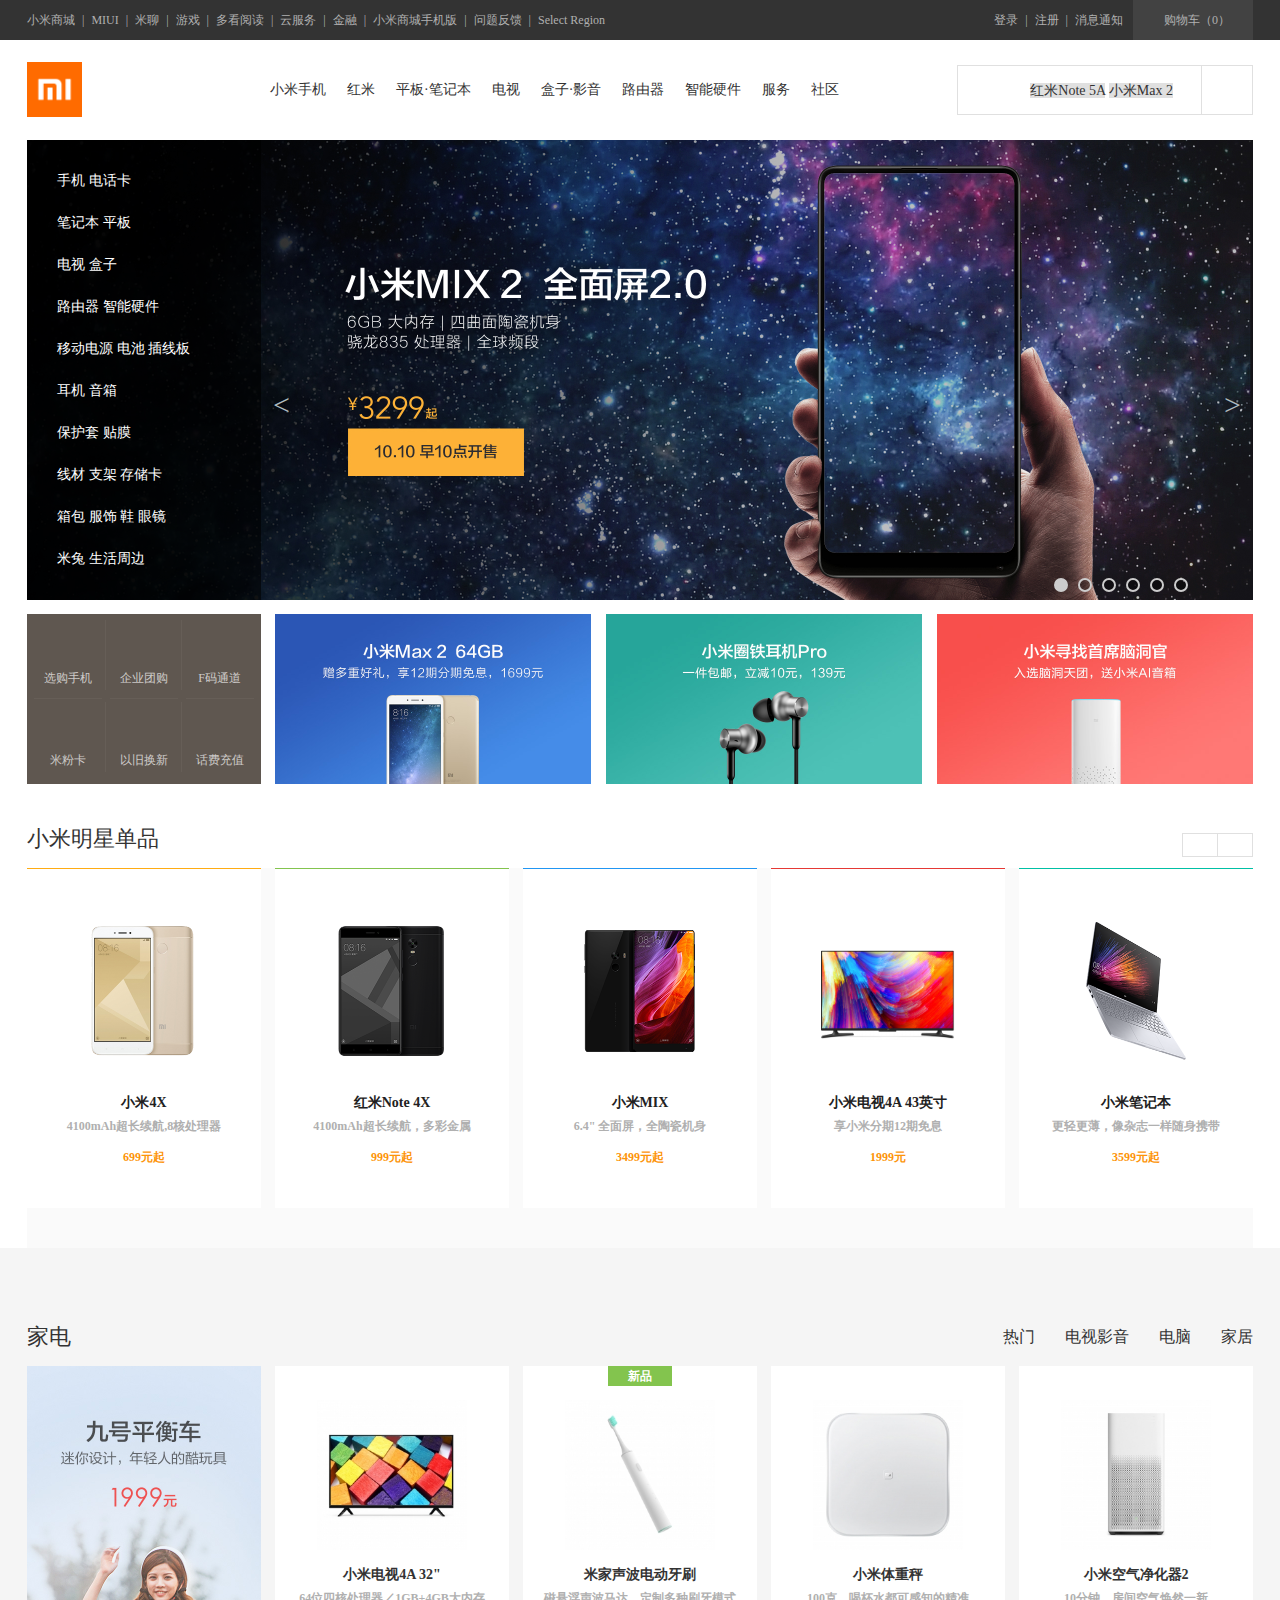
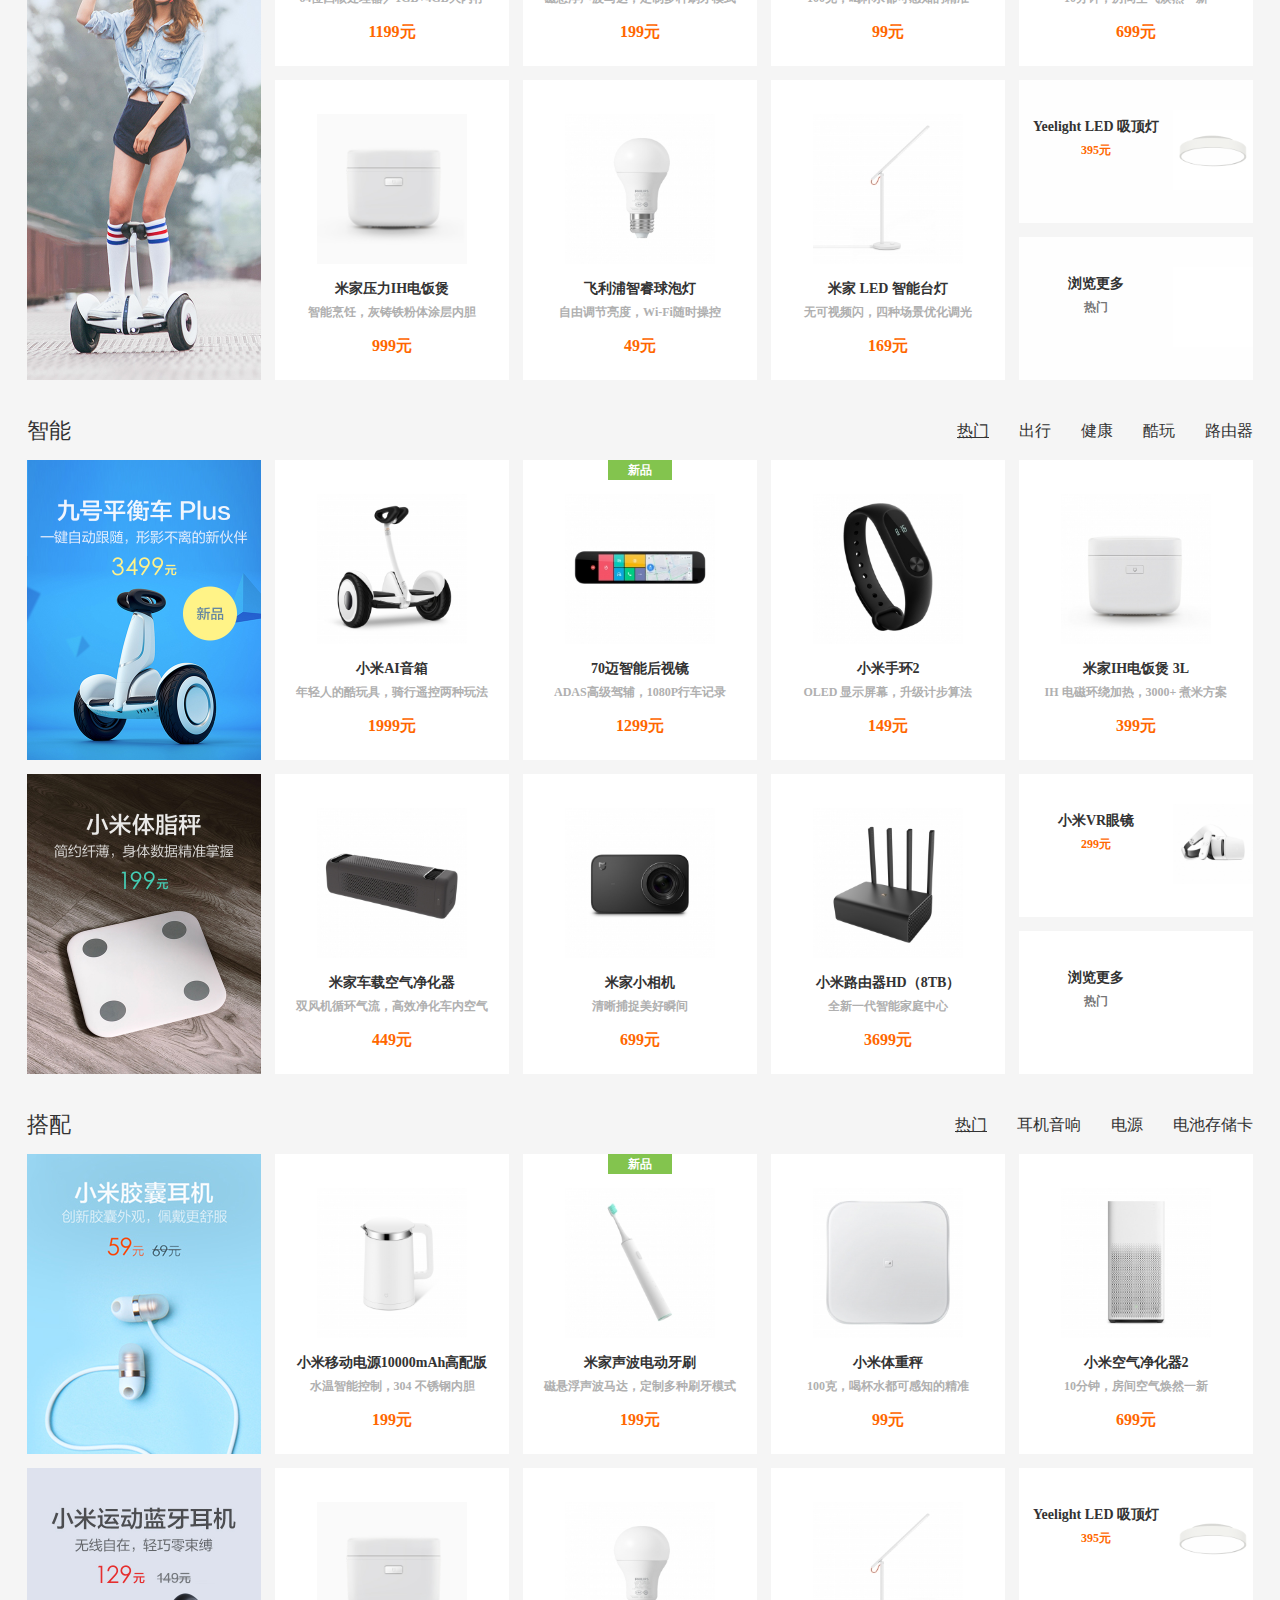
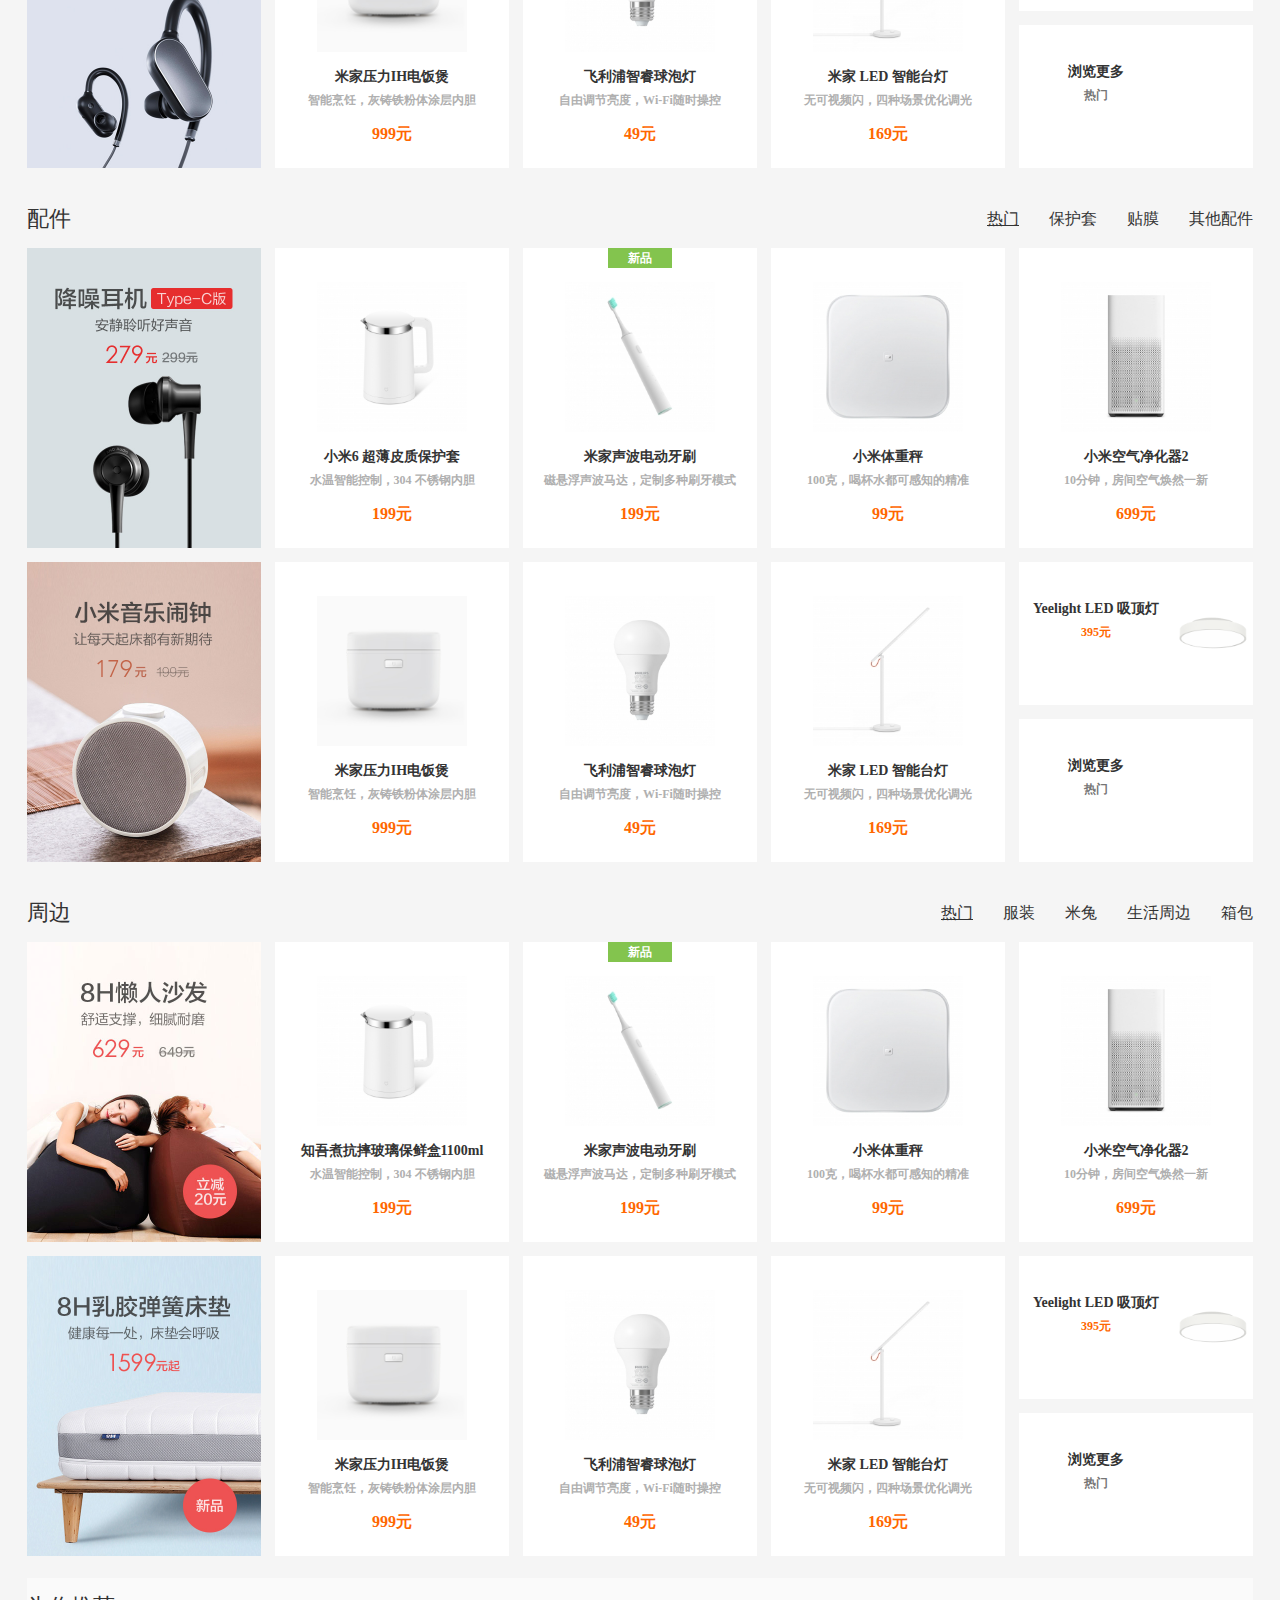
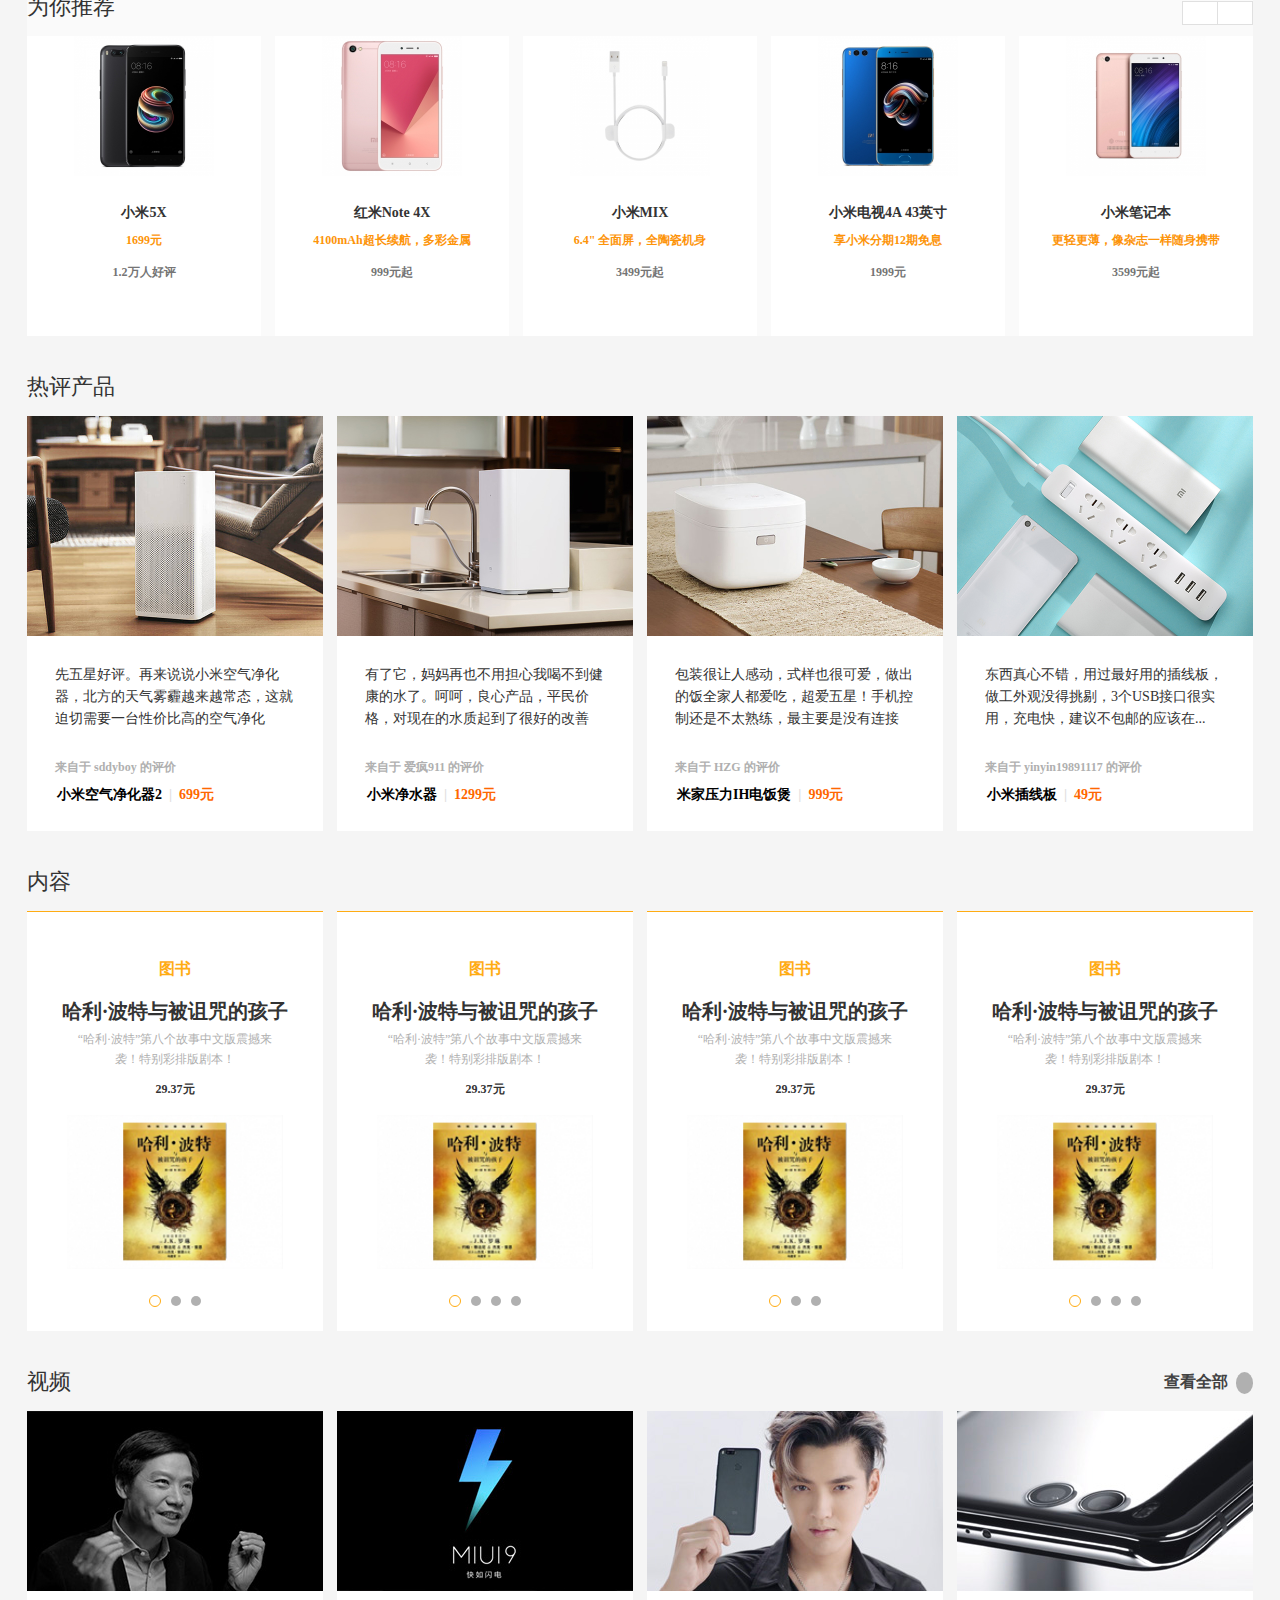
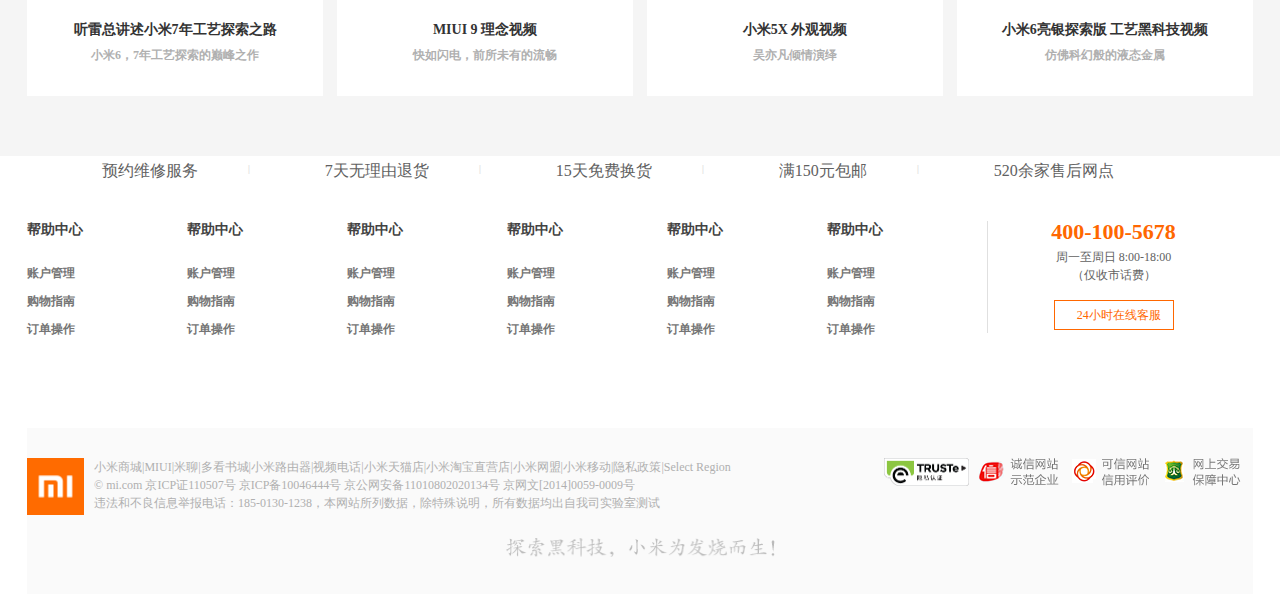
<file: mi.html>
<!DOCTYPE html>
<html>
<head>
	<title>小米官网</title>
	<link rel="stylesheet" type="text/css" href="css/mi.css">
	<link rel="stylesheet" type="text/css" href="css/tong.css">
	<link rel="shortcut icon" href="">
</head>
<body>
	<!-- 头部开始 -->
	<div id="head">
		<div class="head-neikuan">
			<div class="head-left">
				<div class="head-wenzi"><a href="" target="_blank">小米商城</a></div>
				<div class="head-wenzi">|</div>
				<div class="head-wenzi"><a href="">MIUI</a></div>
				<div class="head-wenzi">|</div>
				<div class="head-wenzi"><a href="">米聊</a></div>
				<div class="head-wenzi">|</div>
				<div class="head-wenzi"><a href="">游戏</a></div>
				<div class="head-wenzi">|</div>
				<div class="head-wenzi"><a href="">多看阅读</a></div>
				<div class="head-wenzi">|</div>
				<div class="head-wenzi"><a href="">云服务</a></div>
				<div class="head-wenzi">|</div>
				<div class="head-wenzi"><a href="">金融</a></div>
				<div class="head-wenzi">|</div>
				<div class="head-wenzi"><a href="">小米商城手机版</a></div>
				<div class="head-wenzi">|</div>
				<div class="head-wenzi"><a href="">问题反馈</a></div>
				<div class="head-wenzi">|</div>
				<div class="head-wenzi head-wenzi1"><a href="">Select Region</a></div>
			</div>
			<div class="head-right">
				<div class="head-wenzi"><a href="">登录</a></div>
				<div class="head-wenzi">|</div>
				<div class="head-wenzi"><a href="">注册</a></div>
				<div class="head-wenzi">|</div>
				<div class="head-wenzi head-wenzi1"><a href="">消息通知</a></div>
				<div class="shopping">
					<i class="iconfont">&#xe600;</i> 
					购物车（0）                                        
					<!--此处的iconfont指的是icon，不能把它当成类名去设置 -->

				</div>
			</div>
		</div>
	</div>
	<!-- 头部结束 -->

	<!-- 导航开始 -->
	<div id="navigation">
		<div class="nav-logo"></div>
		<div class="nav-middle">
			<div class="nav-wenzi"><a href="">小米手机</a></div>
			<div class="nav-wenzi"><a href="">红米</a></div>
			<div class="nav-wenzi"><a href="">平板·笔记本</a></div>
			<div class="nav-wenzi"><a href="">电视</a></div>
			<div class="nav-wenzi"><a href="">盒子·影音</a></div>
			<div class="nav-wenzi"><a href="">路由器</a></div>
			<div class="nav-wenzi"><a href="">智能硬件</a></div>
			<div class="nav-wenzi"><a href="">服务</a></div>
			<div class="nav-wenzi nav-wenzi1"><a href="">社区</a></div>
		</div>
		<div class="search">
			<input class="search-left" type="text">
			<div class="search-left-nei">
				<a href="">红米Note 5A</a>
				<a href="">小米Max 2</a>
			</div>
			<div class="search-right">
				<i class="iconfont">&#xe60c;</i>
			</div>
		</div>
	</div>

	<!-- 导航结束 -->

	<!-- banner开始 -->
	<div id="banner">
		<ul class="banner-img-box">
			<li class="active"><a href="#"><img src="img/banner7.jpg" alt=""></a></li>
			<li><a href="#1"><img src="img/banner6-1.jpg" alt=""></a></li>
			<li><a href="#2"><img src="img/banner5-1.jpg" alt=""></a></li>
			<li><a href="#3"><img src="img/banner4-1.jpg" alt=""></a></li>
			<li><a href="#4"><img src="img/banner3.jpg" alt=""></a></li>
			<li><a href="#5"><img src="img/banner2.jpg" alt=""></a></li>
		</ul>
		<!--banner左侧导航-->
		<ul class="banner-list">
			<li class="banner-list-li">
				<a href="">
					手机 电话卡
					<i class="iconfont">&#xe72e;</i>
				</a>

			</li>
			<li class="banner-list-li">
				<a href="">
					笔记本 平板
					<i class="iconfont">&#xe72e;</i>
				</a>
			</li>
			<li class="banner-list-li">
				<a href="">
					电视 盒子
					<i class="iconfont">&#xe72e;</i>
				</a>
			</li>
			<li class="banner-list-li">
				<a href="">
					路由器 智能硬件
					<i class="iconfont">&#xe72e;</i>
				</a>
			</li>
			<li class="banner-list-li">
				<a href="">
					移动电源 电池 插线板
					<i class="iconfont">&#xe72e;</i>				
				</a>
			</li>
			<li class="banner-list-li">
				<a href="">
					耳机 音箱
					<i class="iconfont">&#xe72e;</i>				
				</a>
			</li>
			<li class="banner-list-li">
				<a href="">
					保护套 贴膜
					<i class="iconfont">&#xe72e;</i>
				</a>
			</li>
			<li class="banner-list-li">
				<a href="">
					线材 支架 存储卡
					<i class="iconfont">&#xe72e;</i>
				</a>
			</li>
			<li class="banner-list-li">
				<a href="">
					箱包 服饰 鞋 眼镜
					<i class="iconfont">&#xe72e;</i>
				</a>
			</li>
			<li class="banner-list-li">
				<a href="">
					米兔 生活周边
					<i class="iconfont">&#xe72e;</i>
				</a>
			</li>
		</ul>
		<!--左侧导航结束-->

		<!--banner左侧隐藏-->
		<div class="banner-left-yc">
			<ul class="banner-left-yc-nr-list">
				<li class="yc-nr-list">
					<a href="" class="yc-nr-list-a">
						<img src="img/logo-1.png" alt="">
						<span>小米Note 3</span>
					</a>
					<a href="" class="yc-nr-list-xg">选购</a>
				</li>
				<li class="yc-nr-list">
					<a href="" class="yc-nr-list-a">
						<img src="img/logo-1.png" alt="">
						<span>小米MIX 2</span>
					</a>
					<a href="" class="yc-nr-list-xg">选购</a>
				</li>
				<li class="yc-nr-list">
					<a href="" class="yc-nr-list-a">
						<img src="img/logo-1.png" alt="">
						<span>小米6</span>
					</a>
					<a href="" class="yc-nr-list-xg">选购</a>
				</li>
				<li class="yc-nr-list">
					<a href="" class="yc-nr-list-a">
						<img src="img/logo-1.png" alt="">
						<span>小米5X </span>
					</a>
					<a href="" class="yc-nr-list-xg">选购</a>
				</li>
				<li class="yc-nr-list">
					<a href="" class="yc-nr-list-a">
						<img src="img/logo-1.png" alt="">
						<span>小米Max 2</span>
					</a>
					<a href="" class="yc-nr-list-xg">选购</a>
				</li>
				<li class="yc-nr-list">
					<a href="" class="yc-nr-list-a">
						<img src="img/logo-1.png" alt="">
						<span>小米手机 5c</span>
					</a>
					<a href="" class="yc-nr-list-xg">选购</a>
				</li>
			</ul>
			<ul class="banner-left-yc-nr-list">
				<li class="yc-nr-list">
					<a href="" class="yc-nr-list-a">
						<img src="img/logo-1.png" alt="">
						<span>小米Note 3</span>
					</a>
					<a href="" class="yc-nr-list-xg">选购</a>
				</li>
				<li class="yc-nr-list">
					<a href="" class="yc-nr-list-a">
						<img src="img/logo-1.png" alt="">
						<span>小米MIX 2</span>
					</a>
					<a href="" class="yc-nr-list-xg">选购</a>
				</li>
				<li class="yc-nr-list">
					<a href="" class="yc-nr-list-a">
						<img src="img/logo-1.png" alt="">
						<span>小米6</span>
					</a>
					<a href="" class="yc-nr-list-xg">选购</a>
				</li>
				<li class="yc-nr-list">
					<a href="" class="yc-nr-list-a">
						<img src="img/logo-1.png" alt="">
						<span>小米5X </span>
					</a>
					<a href="" class="yc-nr-list-xg">选购</a>
				</li>
				<li class="yc-nr-list">
					<a href="" class="yc-nr-list-a">
						<img src="img/logo-1.png" alt="">
						<span>小米Max 2</span>
					</a>
					<a href="" class="yc-nr-list-xg">选购</a>
				</li>
				<li class="yc-nr-list">
					<a href="" class="yc-nr-list-a">
						<img src="img/logo-1.png" alt="">
						<span>小米手机 5c</span>
					</a>
					<a href="" class="yc-nr-list-xg">选购</a>
				</li>
			</ul>
			<ul class="banner-left-yc-nr-list">
				<li class="yc-nr-list">
					<a href="" class="yc-nr-list-a">
						<img src="img/logo-1.png" alt="">
						<span>小米Note 3</span>
					</a>
					<a href="" class="yc-nr-list-xg">选购</a>
				</li>
				<li class="yc-nr-list">
					<a href="" class="yc-nr-list-a">
						<img src="img/logo-1.png" alt="">
						<span>小米MIX 2</span>
					</a>
					<a href="" class="yc-nr-list-xg">选购</a>
				</li>
				<li class="yc-nr-list">
					<a href="" class="yc-nr-list-a">
						<img src="img/logo-1.png" alt="">
						<span>小米6</span>
					</a>
					<a href="" class="yc-nr-list-xg">选购</a>
				</li>
				<li class="yc-nr-list">
					<a href="" class="yc-nr-list-a">
						<img src="img/logo-1.png" alt="">
						<span>小米5X </span>
					</a>
					<a href="" class="yc-nr-list-xg">选购</a>
				</li>
				<li class="yc-nr-list">
					<a href="" class="yc-nr-list-a">
						<img src="img/logo-1.png" alt="">
						<span>小米Max 2</span>
					</a>
					<a href="" class="yc-nr-list-xg">选购</a>
				</li>
				<li class="yc-nr-list">
					<a href="" class="yc-nr-list-a">
						<img src="img/logo-1.png" alt="">
						<span>小米手机 5c</span>
					</a>
					<a href="" class="yc-nr-list-xg">选购</a>
				</li>
			</ul>
		</div>
		<div class="banner-left-yc">
			<ul class="banner-left-yc-nr-list">
				<li class="yc-nr-list">
					<a href="" class="yc-nr-list-a">
						<img src="img/logo-1.png" alt="">
						<span>笔记本Air 12.5"</span>
					</a>
					<a href="" class="yc-nr-list-xg">选购</a>
				</li>
				<li class="yc-nr-list">
					<a href="" class="yc-nr-list-a">
						<img src="img/logo-1.png" alt="">
						<span>小米MIX 2</span>
					</a>
					<a href="" class="yc-nr-list-xg">选购</a>
				</li>
				<li class="yc-nr-list">
					<a href="" class="yc-nr-list-a">
						<img src="img/logo-1.png" alt="">
						<span>小米6</span>
					</a>
					<a href="" class="yc-nr-list-xg">选购</a>
				</li>
				<li class="yc-nr-list">
					<a href="" class="yc-nr-list-a">
						<img src="img/logo-1.png" alt="">
						<span>小米5X </span>
					</a>
					<a href="" class="yc-nr-list-xg">选购</a>
				</li>
				<li class="yc-nr-list">
					<a href="" class="yc-nr-list-a">
						<img src="img/logo-1.png" alt="">
						<span>小米Max 2</span>
					</a>
					<a href="" class="yc-nr-list-xg">选购</a>
				</li>
				<li class="yc-nr-list">
					<a href="" class="yc-nr-list-a">
						<img src="img/logo-1.png" alt="">
						<span>小米手机 5c</span>
					</a>
					<a href="" class="yc-nr-list-xg">选购</a>
				</li>
			</ul>
			<ul class="banner-left-yc-nr-list">
				<li class="yc-nr-list">
					<a href="" class="yc-nr-list-a">
						<img src="img/logo-1.png" alt="">
						<span>小米Note 3</span>
					</a>
					<a href="" class="yc-nr-list-xg">选购</a>
				</li>
				<li class="yc-nr-list">
					<a href="" class="yc-nr-list-a">
						<img src="img/logo-1.png" alt="">
						<span>小米MIX 2</span>
					</a>
					<a href="" class="yc-nr-list-xg">选购</a>
				</li>
				<li class="yc-nr-list">
					<a href="" class="yc-nr-list-a">
						<img src="img/logo-1.png" alt="">
						<span>小米6</span>
					</a>
					<a href="" class="yc-nr-list-xg">选购</a>
				</li>
				<li class="yc-nr-list">
					<a href="" class="yc-nr-list-a">
						<img src="img/logo-1.png" alt="">
						<span>小米5X </span>
					</a>
					<a href="" class="yc-nr-list-xg">选购</a>
				</li>
				<li class="yc-nr-list">
					<a href="" class="yc-nr-list-a">
						<img src="img/logo-1.png" alt="">
						<span>小米Max 2</span>
					</a>
					<a href="" class="yc-nr-list-xg">选购</a>
				</li>
				<li class="yc-nr-list">
					<a href="" class="yc-nr-list-a">
						<img src="img/logo-1.png" alt="">
						<span>小米手机 5c</span>
					</a>
					<a href="" class="yc-nr-list-xg">选购</a>
				</li>
			</ul>
			<ul class="banner-left-yc-nr-list">
				<li class="yc-nr-list">
					<a href="" class="yc-nr-list-a">
						<img src="img/logo-1.png" alt="">
						<span>小米Note 3</span>
					</a>
					<a href="" class="yc-nr-list-xg">选购</a>
				</li>
				<li class="yc-nr-list">
					<a href="" class="yc-nr-list-a">
						<img src="img/logo-1.png" alt="">
						<span>小米MIX 2</span>
					</a>
					<a href="" class="yc-nr-list-xg">选购</a>
				</li>
				<li class="yc-nr-list">
					<a href="" class="yc-nr-list-a">
						<img src="img/logo-1.png" alt="">
						<span>小米6</span>
					</a>
					<a href="" class="yc-nr-list-xg">选购</a>
				</li>
				<li class="yc-nr-list">
					<a href="" class="yc-nr-list-a">
						<img src="img/logo-1.png" alt="">
						<span>小米5X </span>
					</a>
					<a href="" class="yc-nr-list-xg">选购</a>
				</li>
				<li class="yc-nr-list">
					<a href="" class="yc-nr-list-a">
						<img src="img/logo-1.png" alt="">
						<span>小米Max 2</span>
					</a>
					<a href="" class="yc-nr-list-xg">选购</a>
				</li>
				<li class="yc-nr-list">
					<a href="" class="yc-nr-list-a">
						<img src="img/logo-1.png" alt="">
						<span>小米手机 5c</span>
					</a>
					<a href="" class="yc-nr-list-xg">选购</a>
				</li>
			</ul>
		</div>
		<div class="banner-left-yc">
			<ul class="banner-left-yc-nr-list">
				<li class="yc-nr-list">
					<a href="" class="yc-nr-list-a">
						<img src="img/logo-1.png" alt="">
						<span>电视 盒子</span>
					</a>
					<a href="" class="yc-nr-list-xg">选购</a>
				</li>
				<li class="yc-nr-list">
					<a href="" class="yc-nr-list-a">
						<img src="img/logo-1.png" alt="">
						<span>小米MIX 2</span>
					</a>
					<a href="" class="yc-nr-list-xg">选购</a>
				</li>
				<li class="yc-nr-list">
					<a href="" class="yc-nr-list-a">
						<img src="img/logo-1.png" alt="">
						<span>小米6</span>
					</a>
					<a href="" class="yc-nr-list-xg">选购</a>
				</li>
				<li class="yc-nr-list">
					<a href="" class="yc-nr-list-a">
						<img src="img/logo-1.png" alt="">
						<span>小米5X </span>
					</a>
					<a href="" class="yc-nr-list-xg">选购</a>
				</li>
				<li class="yc-nr-list">
					<a href="" class="yc-nr-list-a">
						<img src="img/logo-1.png" alt="">
						<span>小米Max 2</span>
					</a>
					<a href="" class="yc-nr-list-xg">选购</a>
				</li>
				<li class="yc-nr-list">
					<a href="" class="yc-nr-list-a">
						<img src="img/logo-1.png" alt="">
						<span>小米手机 5c</span>
					</a>
					<a href="" class="yc-nr-list-xg">选购</a>
				</li>
			</ul>
			<ul class="banner-left-yc-nr-list">
				<li class="yc-nr-list">
					<a href="" class="yc-nr-list-a">
						<img src="img/logo-1.png" alt="">
						<span>小米Note 3</span>
					</a>
					<a href="" class="yc-nr-list-xg">选购</a>
				</li>
				<li class="yc-nr-list">
					<a href="" class="yc-nr-list-a">
						<img src="img/logo-1.png" alt="">
						<span>小米MIX 2</span>
					</a>
					<a href="" class="yc-nr-list-xg">选购</a>
				</li>
				<li class="yc-nr-list">
					<a href="" class="yc-nr-list-a">
						<img src="img/logo-1.png" alt="">
						<span>小米6</span>
					</a>
					<a href="" class="yc-nr-list-xg">选购</a>
				</li>
				<li class="yc-nr-list">
					<a href="" class="yc-nr-list-a">
						<img src="img/logo-1.png" alt="">
						<span>小米5X </span>
					</a>
					<a href="" class="yc-nr-list-xg">选购</a>
				</li>
				<li class="yc-nr-list">
					<a href="" class="yc-nr-list-a">
						<img src="img/logo-1.png" alt="">
						<span>小米Max 2</span>
					</a>
					<a href="" class="yc-nr-list-xg">选购</a>
				</li>
				<li class="yc-nr-list">
					<a href="" class="yc-nr-list-a">
						<img src="img/logo-1.png" alt="">
						<span>小米手机 5c</span>
					</a>
					<a href="" class="yc-nr-list-xg">选购</a>
				</li>
			</ul>
			<ul class="banner-left-yc-nr-list">
				<li class="yc-nr-list">
					<a href="" class="yc-nr-list-a">
						<img src="img/logo-1.png" alt="">
						<span>小米Note 3</span>
					</a>
					<a href="" class="yc-nr-list-xg">选购</a>
				</li>
				<li class="yc-nr-list">
					<a href="" class="yc-nr-list-a">
						<img src="img/logo-1.png" alt="">
						<span>小米MIX 2</span>
					</a>
					<a href="" class="yc-nr-list-xg">选购</a>
				</li>
				<li class="yc-nr-list">
					<a href="" class="yc-nr-list-a">
						<img src="img/logo-1.png" alt="">
						<span>小米6</span>
					</a>
					<a href="" class="yc-nr-list-xg">选购</a>
				</li>
				<li class="yc-nr-list">
					<a href="" class="yc-nr-list-a">
						<img src="img/logo-1.png" alt="">
						<span>小米5X </span>
					</a>
					<a href="" class="yc-nr-list-xg">选购</a>
				</li>
				<li class="yc-nr-list">
					<a href="" class="yc-nr-list-a">
						<img src="img/logo-1.png" alt="">
						<span>小米Max 2</span>
					</a>
					<a href="" class="yc-nr-list-xg">选购</a>
				</li>
				<li class="yc-nr-list">
					<a href="" class="yc-nr-list-a">
						<img src="img/logo-1.png" alt="">
						<span>小米手机 5c</span>
					</a>
					<a href="" class="yc-nr-list-xg">选购</a>
				</li>
			</ul>
		</div>
		<div class="banner-left-yc">
			<ul class="banner-left-yc-nr-list">
				<li class="yc-nr-list">
					<a href="" class="yc-nr-list-a">
						<img src="img/logo-1.png" alt="">
						<span>路由器</span>
					</a>
					<a href="" class="yc-nr-list-xg">选购</a>
				</li>
				<li class="yc-nr-list">
					<a href="" class="yc-nr-list-a">
						<img src="img/logo-1.png" alt="">
						<span>小米MIX 2</span>
					</a>
					<a href="" class="yc-nr-list-xg">选购</a>
				</li>
				<li class="yc-nr-list">
					<a href="" class="yc-nr-list-a">
						<img src="img/logo-1.png" alt="">
						<span>小米6</span>
					</a>
					<a href="" class="yc-nr-list-xg">选购</a>
				</li>
				<li class="yc-nr-list">
					<a href="" class="yc-nr-list-a">
						<img src="img/logo-1.png" alt="">
						<span>小米5X </span>
					</a>
					<a href="" class="yc-nr-list-xg">选购</a>
				</li>
				<li class="yc-nr-list">
					<a href="" class="yc-nr-list-a">
						<img src="img/logo-1.png" alt="">
						<span>小米Max 2</span>
					</a>
					<a href="" class="yc-nr-list-xg">选购</a>
				</li>
				<li class="yc-nr-list">
					<a href="" class="yc-nr-list-a">
						<img src="img/logo-1.png" alt="">
						<span>小米手机 5c</span>
					</a>
					<a href="" class="yc-nr-list-xg">选购</a>
				</li>
			</ul>
			<ul class="banner-left-yc-nr-list">
				<li class="yc-nr-list">
					<a href="" class="yc-nr-list-a">
						<img src="img/logo-1.png" alt="">
						<span>小米Note 3</span>
					</a>
					<a href="" class="yc-nr-list-xg">选购</a>
				</li>
				<li class="yc-nr-list">
					<a href="" class="yc-nr-list-a">
						<img src="img/logo-1.png" alt="">
						<span>小米MIX 2</span>
					</a>
					<a href="" class="yc-nr-list-xg">选购</a>
				</li>
				<li class="yc-nr-list">
					<a href="" class="yc-nr-list-a">
						<img src="img/logo-1.png" alt="">
						<span>小米6</span>
					</a>
					<a href="" class="yc-nr-list-xg">选购</a>
				</li>
				<li class="yc-nr-list">
					<a href="" class="yc-nr-list-a">
						<img src="img/logo-1.png" alt="">
						<span>小米5X </span>
					</a>
					<a href="" class="yc-nr-list-xg">选购</a>
				</li>
				<li class="yc-nr-list">
					<a href="" class="yc-nr-list-a">
						<img src="img/logo-1.png" alt="">
						<span>小米Max 2</span>
					</a>
					<a href="" class="yc-nr-list-xg">选购</a>
				</li>
				<li class="yc-nr-list">
					<a href="" class="yc-nr-list-a">
						<img src="img/logo-1.png" alt="">
						<span>小米手机 5c</span>
					</a>
					<a href="" class="yc-nr-list-xg">选购</a>
				</li>
			</ul>
			<ul class="banner-left-yc-nr-list">
				<li class="yc-nr-list">
					<a href="" class="yc-nr-list-a">
						<img src="img/logo-1.png" alt="">
						<span>小米Note 3</span>
					</a>
					<a href="" class="yc-nr-list-xg">选购</a>
				</li>
				<li class="yc-nr-list">
					<a href="" class="yc-nr-list-a">
						<img src="img/logo-1.png" alt="">
						<span>小米MIX 2</span>
					</a>
					<a href="" class="yc-nr-list-xg">选购</a>
				</li>
				<li class="yc-nr-list">
					<a href="" class="yc-nr-list-a">
						<img src="img/logo-1.png" alt="">
						<span>小米6</span>
					</a>
					<a href="" class="yc-nr-list-xg">选购</a>
				</li>
				<li class="yc-nr-list">
					<a href="" class="yc-nr-list-a">
						<img src="img/logo-1.png" alt="">
						<span>小米5X </span>
					</a>
					<a href="" class="yc-nr-list-xg">选购</a>
				</li>
				<li class="yc-nr-list">
					<a href="" class="yc-nr-list-a">
						<img src="img/logo-1.png" alt="">
						<span>小米Max 2</span>
					</a>
					<a href="" class="yc-nr-list-xg">选购</a>
				</li>
				<li class="yc-nr-list">
					<a href="" class="yc-nr-list-a">
						<img src="img/logo-1.png" alt="">
						<span>小米手机 5c</span>
					</a>
					<a href="" class="yc-nr-list-xg">选购</a>
				</li>
			</ul>
		</div>
		<div class="banner-left-yc">
			<ul class="banner-left-yc-nr-list">
				<li class="yc-nr-list">
					<a href="" class="yc-nr-list-a">
						<img src="img/logo-1.png" alt="">
						<span>移动电源</span>
					</a>
					<a href="" class="yc-nr-list-xg">选购</a>
				</li>
				<li class="yc-nr-list">
					<a href="" class="yc-nr-list-a">
						<img src="img/logo-1.png" alt="">
						<span>小米MIX 2</span>
					</a>
					<a href="" class="yc-nr-list-xg">选购</a>
				</li>
				<li class="yc-nr-list">
					<a href="" class="yc-nr-list-a">
						<img src="img/logo-1.png" alt="">
						<span>小米6</span>
					</a>
					<a href="" class="yc-nr-list-xg">选购</a>
				</li>
				<li class="yc-nr-list">
					<a href="" class="yc-nr-list-a">
						<img src="img/logo-1.png" alt="">
						<span>小米5X </span>
					</a>
					<a href="" class="yc-nr-list-xg">选购</a>
				</li>
				<li class="yc-nr-list">
					<a href="" class="yc-nr-list-a">
						<img src="img/logo-1.png" alt="">
						<span>小米Max 2</span>
					</a>
					<a href="" class="yc-nr-list-xg">选购</a>
				</li>
				<li class="yc-nr-list">
					<a href="" class="yc-nr-list-a">
						<img src="img/logo-1.png" alt="">
						<span>小米手机 5c</span>
					</a>
					<a href="" class="yc-nr-list-xg">选购</a>
				</li>
			</ul>
			<ul class="banner-left-yc-nr-list">
				<li class="yc-nr-list">
					<a href="" class="yc-nr-list-a">
						<img src="img/logo-1.png" alt="">
						<span>小米Note 3</span>
					</a>
					<a href="" class="yc-nr-list-xg">选购</a>
				</li>
				<li class="yc-nr-list">
					<a href="" class="yc-nr-list-a">
						<img src="img/logo-1.png" alt="">
						<span>小米MIX 2</span>
					</a>
					<a href="" class="yc-nr-list-xg">选购</a>
				</li>
				<li class="yc-nr-list">
					<a href="" class="yc-nr-list-a">
						<img src="img/logo-1.png" alt="">
						<span>小米6</span>
					</a>
					<a href="" class="yc-nr-list-xg">选购</a>
				</li>
				<li class="yc-nr-list">
					<a href="" class="yc-nr-list-a">
						<img src="img/logo-1.png" alt="">
						<span>小米5X </span>
					</a>
					<a href="" class="yc-nr-list-xg">选购</a>
				</li>
				<li class="yc-nr-list">
					<a href="" class="yc-nr-list-a">
						<img src="img/logo-1.png" alt="">
						<span>小米Max 2</span>
					</a>
					<a href="" class="yc-nr-list-xg">选购</a>
				</li>
				<li class="yc-nr-list">
					<a href="" class="yc-nr-list-a">
						<img src="img/logo-1.png" alt="">
						<span>小米手机 5c</span>
					</a>
					<a href="" class="yc-nr-list-xg">选购</a>
				</li>
			</ul>
			<ul class="banner-left-yc-nr-list">
				<li class="yc-nr-list">
					<a href="" class="yc-nr-list-a">
						<img src="img/logo-1.png" alt="">
						<span>小米Note 3</span>
					</a>
					<a href="" class="yc-nr-list-xg">选购</a>
				</li>
				<li class="yc-nr-list">
					<a href="" class="yc-nr-list-a">
						<img src="img/logo-1.png" alt="">
						<span>小米MIX 2</span>
					</a>
					<a href="" class="yc-nr-list-xg">选购</a>
				</li>
				<li class="yc-nr-list">
					<a href="" class="yc-nr-list-a">
						<img src="img/logo-1.png" alt="">
						<span>小米6</span>
					</a>
					<a href="" class="yc-nr-list-xg">选购</a>
				</li>
				<li class="yc-nr-list">
					<a href="" class="yc-nr-list-a">
						<img src="img/logo-1.png" alt="">
						<span>小米5X </span>
					</a>
					<a href="" class="yc-nr-list-xg">选购</a>
				</li>
				<li class="yc-nr-list">
					<a href="" class="yc-nr-list-a">
						<img src="img/logo-1.png" alt="">
						<span>小米Max 2</span>
					</a>
					<a href="" class="yc-nr-list-xg">选购</a>
				</li>
				<li class="yc-nr-list">
					<a href="" class="yc-nr-list-a">
						<img src="img/logo-1.png" alt="">
						<span>小米手机 5c</span>
					</a>
					<a href="" class="yc-nr-list-xg">选购</a>
				</li>
			</ul>
		</div>
		<div class="banner-left-yc">
			<ul class="banner-left-yc-nr-list">
				<li class="yc-nr-list">
					<a href="" class="yc-nr-list-a">
						<img src="img/logo-1.png" alt="">
						<span>耳机</span>
					</a>
					<a href="" class="yc-nr-list-xg">选购</a>
				</li>
				<li class="yc-nr-list">
					<a href="" class="yc-nr-list-a">
						<img src="img/logo-1.png" alt="">
						<span>小米MIX 2</span>
					</a>
					<a href="" class="yc-nr-list-xg">选购</a>
				</li>
				<li class="yc-nr-list">
					<a href="" class="yc-nr-list-a">
						<img src="img/logo-1.png" alt="">
						<span>小米6</span>
					</a>
					<a href="" class="yc-nr-list-xg">选购</a>
				</li>
				<li class="yc-nr-list">
					<a href="" class="yc-nr-list-a">
						<img src="img/logo-1.png" alt="">
						<span>小米5X </span>
					</a>
					<a href="" class="yc-nr-list-xg">选购</a>
				</li>
				<li class="yc-nr-list">
					<a href="" class="yc-nr-list-a">
						<img src="img/logo-1.png" alt="">
						<span>小米Max 2</span>
					</a>
					<a href="" class="yc-nr-list-xg">选购</a>
				</li>
				<li class="yc-nr-list">
					<a href="" class="yc-nr-list-a">
						<img src="img/logo-1.png" alt="">
						<span>小米手机 5c</span>
					</a>
					<a href="" class="yc-nr-list-xg">选购</a>
				</li>
			</ul>
			<ul class="banner-left-yc-nr-list">
				<li class="yc-nr-list">
					<a href="" class="yc-nr-list-a">
						<img src="img/logo-1.png" alt="">
						<span>小米Note 3</span>
					</a>
					<a href="" class="yc-nr-list-xg">选购</a>
				</li>
				<li class="yc-nr-list">
					<a href="" class="yc-nr-list-a">
						<img src="img/logo-1.png" alt="">
						<span>小米MIX 2</span>
					</a>
					<a href="" class="yc-nr-list-xg">选购</a>
				</li>
				<li class="yc-nr-list">
					<a href="" class="yc-nr-list-a">
						<img src="img/logo-1.png" alt="">
						<span>小米6</span>
					</a>
					<a href="" class="yc-nr-list-xg">选购</a>
				</li>
				<li class="yc-nr-list">
					<a href="" class="yc-nr-list-a">
						<img src="img/logo-1.png" alt="">
						<span>小米5X </span>
					</a>
					<a href="" class="yc-nr-list-xg">选购</a>
				</li>
				<li class="yc-nr-list">
					<a href="" class="yc-nr-list-a">
						<img src="img/logo-1.png" alt="">
						<span>小米Max 2</span>
					</a>
					<a href="" class="yc-nr-list-xg">选购</a>
				</li>
				<li class="yc-nr-list">
					<a href="" class="yc-nr-list-a">
						<img src="img/logo-1.png" alt="">
						<span>小米手机 5c</span>
					</a>
					<a href="" class="yc-nr-list-xg">选购</a>
				</li>
			</ul>
			<ul class="banner-left-yc-nr-list">
				<li class="yc-nr-list">
					<a href="" class="yc-nr-list-a">
						<img src="img/logo-1.png" alt="">
						<span>小米Note 3</span>
					</a>
					<a href="" class="yc-nr-list-xg">选购</a>
				</li>
				<li class="yc-nr-list">
					<a href="" class="yc-nr-list-a">
						<img src="img/logo-1.png" alt="">
						<span>小米MIX 2</span>
					</a>
					<a href="" class="yc-nr-list-xg">选购</a>
				</li>
				<li class="yc-nr-list">
					<a href="" class="yc-nr-list-a">
						<img src="img/logo-1.png" alt="">
						<span>小米6</span>
					</a>
					<a href="" class="yc-nr-list-xg">选购</a>
				</li>
				<li class="yc-nr-list">
					<a href="" class="yc-nr-list-a">
						<img src="img/logo-1.png" alt="">
						<span>小米5X </span>
					</a>
					<a href="" class="yc-nr-list-xg">选购</a>
				</li>
				<li class="yc-nr-list">
					<a href="" class="yc-nr-list-a">
						<img src="img/logo-1.png" alt="">
						<span>小米Max 2</span>
					</a>
					<a href="" class="yc-nr-list-xg">选购</a>
				</li>
				<li class="yc-nr-list">
					<a href="" class="yc-nr-list-a">
						<img src="img/logo-1.png" alt="">
						<span>小米手机 5c</span>
					</a>
					<a href="" class="yc-nr-list-xg">选购</a>
				</li>
			</ul>
		</div>
		<div class="banner-left-yc">
			<ul class="banner-left-yc-nr-list">
				<li class="yc-nr-list">
					<a href="" class="yc-nr-list-a">
						<img src="img/logo-1.png" alt="">
						<span>保护套</span>
					</a>
					<a href="" class="yc-nr-list-xg">选购</a>
				</li>
				<li class="yc-nr-list">
					<a href="" class="yc-nr-list-a">
						<img src="img/logo-1.png" alt="">
						<span>小米MIX 2</span>
					</a>
					<a href="" class="yc-nr-list-xg">选购</a>
				</li>
				<li class="yc-nr-list">
					<a href="" class="yc-nr-list-a">
						<img src="img/logo-1.png" alt="">
						<span>小米6</span>
					</a>
					<a href="" class="yc-nr-list-xg">选购</a>
				</li>
				<li class="yc-nr-list">
					<a href="" class="yc-nr-list-a">
						<img src="img/logo-1.png" alt="">
						<span>小米5X </span>
					</a>
					<a href="" class="yc-nr-list-xg">选购</a>
				</li>
				<li class="yc-nr-list">
					<a href="" class="yc-nr-list-a">
						<img src="img/logo-1.png" alt="">
						<span>小米Max 2</span>
					</a>
					<a href="" class="yc-nr-list-xg">选购</a>
				</li>
				<li class="yc-nr-list">
					<a href="" class="yc-nr-list-a">
						<img src="img/logo-1.png" alt="">
						<span>小米手机 5c</span>
					</a>
					<a href="" class="yc-nr-list-xg">选购</a>
				</li>
			</ul>
			<ul class="banner-left-yc-nr-list">
				<li class="yc-nr-list">
					<a href="" class="yc-nr-list-a">
						<img src="img/logo-1.png" alt="">
						<span>小米Note 3</span>
					</a>
					<a href="" class="yc-nr-list-xg">选购</a>
				</li>
				<li class="yc-nr-list">
					<a href="" class="yc-nr-list-a">
						<img src="img/logo-1.png" alt="">
						<span>小米MIX 2</span>
					</a>
					<a href="" class="yc-nr-list-xg">选购</a>
				</li>
				<li class="yc-nr-list">
					<a href="" class="yc-nr-list-a">
						<img src="img/logo-1.png" alt="">
						<span>小米6</span>
					</a>
					<a href="" class="yc-nr-list-xg">选购</a>
				</li>
				<li class="yc-nr-list">
					<a href="" class="yc-nr-list-a">
						<img src="img/logo-1.png" alt="">
						<span>小米5X </span>
					</a>
					<a href="" class="yc-nr-list-xg">选购</a>
				</li>
				<li class="yc-nr-list">
					<a href="" class="yc-nr-list-a">
						<img src="img/logo-1.png" alt="">
						<span>小米Max 2</span>
					</a>
					<a href="" class="yc-nr-list-xg">选购</a>
				</li>
				<li class="yc-nr-list">
					<a href="" class="yc-nr-list-a">
						<img src="img/logo-1.png" alt="">
						<span>小米手机 5c</span>
					</a>
					<a href="" class="yc-nr-list-xg">选购</a>
				</li>
			</ul>
			<ul class="banner-left-yc-nr-list">
				<li class="yc-nr-list">
					<a href="" class="yc-nr-list-a">
						<img src="img/logo-1.png" alt="">
						<span>小米Note 3</span>
					</a>
					<a href="" class="yc-nr-list-xg">选购</a>
				</li>
				<li class="yc-nr-list">
					<a href="" class="yc-nr-list-a">
						<img src="img/logo-1.png" alt="">
						<span>小米MIX 2</span>
					</a>
					<a href="" class="yc-nr-list-xg">选购</a>
				</li>
				<li class="yc-nr-list">
					<a href="" class="yc-nr-list-a">
						<img src="img/logo-1.png" alt="">
						<span>小米6</span>
					</a>
					<a href="" class="yc-nr-list-xg">选购</a>
				</li>
				<li class="yc-nr-list">
					<a href="" class="yc-nr-list-a">
						<img src="img/logo-1.png" alt="">
						<span>小米5X </span>
					</a>
					<a href="" class="yc-nr-list-xg">选购</a>
				</li>
				<li class="yc-nr-list">
					<a href="" class="yc-nr-list-a">
						<img src="img/logo-1.png" alt="">
						<span>小米Max 2</span>
					</a>
					<a href="" class="yc-nr-list-xg">选购</a>
				</li>
				<li class="yc-nr-list">
					<a href="" class="yc-nr-list-a">
						<img src="img/logo-1.png" alt="">
						<span>小米手机 5c</span>
					</a>
					<a href="" class="yc-nr-list-xg">选购</a>
				</li>
			</ul>
		</div>
		<div class="banner-left-yc">
			<ul class="banner-left-yc-nr-list">
				<li class="yc-nr-list">
					<a href="" class="yc-nr-list-a">
						<img src="img/logo-1.png" alt="">
						<span>支架</span>
					</a>
					<a href="" class="yc-nr-list-xg">选购</a>
				</li>
				<li class="yc-nr-list">
					<a href="" class="yc-nr-list-a">
						<img src="img/logo-1.png" alt="">
						<span>小米MIX 2</span>
					</a>
					<a href="" class="yc-nr-list-xg">选购</a>
				</li>
				<li class="yc-nr-list">
					<a href="" class="yc-nr-list-a">
						<img src="img/logo-1.png" alt="">
						<span>小米6</span>
					</a>
					<a href="" class="yc-nr-list-xg">选购</a>
				</li>
				<li class="yc-nr-list">
					<a href="" class="yc-nr-list-a">
						<img src="img/logo-1.png" alt="">
						<span>小米5X </span>
					</a>
					<a href="" class="yc-nr-list-xg">选购</a>
				</li>
				<li class="yc-nr-list">
					<a href="" class="yc-nr-list-a">
						<img src="img/logo-1.png" alt="">
						<span>小米Max 2</span>
					</a>
					<a href="" class="yc-nr-list-xg">选购</a>
				</li>
				<li class="yc-nr-list">
					<a href="" class="yc-nr-list-a">
						<img src="img/logo-1.png" alt="">
						<span>小米手机 5c</span>
					</a>
					<a href="" class="yc-nr-list-xg">选购</a>
				</li>
			</ul>
			<ul class="banner-left-yc-nr-list">
				<li class="yc-nr-list">
					<a href="" class="yc-nr-list-a">
						<img src="img/logo-1.png" alt="">
						<span>小米Note 3</span>
					</a>
					<a href="" class="yc-nr-list-xg">选购</a>
				</li>
				<li class="yc-nr-list">
					<a href="" class="yc-nr-list-a">
						<img src="img/logo-1.png" alt="">
						<span>小米MIX 2</span>
					</a>
					<a href="" class="yc-nr-list-xg">选购</a>
				</li>
				<li class="yc-nr-list">
					<a href="" class="yc-nr-list-a">
						<img src="img/logo-1.png" alt="">
						<span>小米6</span>
					</a>
					<a href="" class="yc-nr-list-xg">选购</a>
				</li>
				<li class="yc-nr-list">
					<a href="" class="yc-nr-list-a">
						<img src="img/logo-1.png" alt="">
						<span>小米5X </span>
					</a>
					<a href="" class="yc-nr-list-xg">选购</a>
				</li>
				<li class="yc-nr-list">
					<a href="" class="yc-nr-list-a">
						<img src="img/logo-1.png" alt="">
						<span>小米Max 2</span>
					</a>
					<a href="" class="yc-nr-list-xg">选购</a>
				</li>
				<li class="yc-nr-list">
					<a href="" class="yc-nr-list-a">
						<img src="img/logo-1.png" alt="">
						<span>小米手机 5c</span>
					</a>
					<a href="" class="yc-nr-list-xg">选购</a>
				</li>
			</ul>
			<ul class="banner-left-yc-nr-list">
				<li class="yc-nr-list">
					<a href="" class="yc-nr-list-a">
						<img src="img/logo-1.png" alt="">
						<span>小米Note 3</span>
					</a>
					<a href="" class="yc-nr-list-xg">选购</a>
				</li>
				<li class="yc-nr-list">
					<a href="" class="yc-nr-list-a">
						<img src="img/logo-1.png" alt="">
						<span>小米MIX 2</span>
					</a>
					<a href="" class="yc-nr-list-xg">选购</a>
				</li>
				<li class="yc-nr-list">
					<a href="" class="yc-nr-list-a">
						<img src="img/logo-1.png" alt="">
						<span>小米6</span>
					</a>
					<a href="" class="yc-nr-list-xg">选购</a>
				</li>
				<li class="yc-nr-list">
					<a href="" class="yc-nr-list-a">
						<img src="img/logo-1.png" alt="">
						<span>小米5X </span>
					</a>
					<a href="" class="yc-nr-list-xg">选购</a>
				</li>
				<li class="yc-nr-list">
					<a href="" class="yc-nr-list-a">
						<img src="img/logo-1.png" alt="">
						<span>小米Max 2</span>
					</a>
					<a href="" class="yc-nr-list-xg">选购</a>
				</li>
				<li class="yc-nr-list">
					<a href="" class="yc-nr-list-a">
						<img src="img/logo-1.png" alt="">
						<span>小米手机 5c</span>
					</a>
					<a href="" class="yc-nr-list-xg">选购</a>
				</li>
			</ul>
		</div>
		<div class="banner-left-yc">
			<ul class="banner-left-yc-nr-list">
				<li class="yc-nr-list">
					<a href="" class="yc-nr-list-a">
						<img src="img/logo-1.png" alt="">
						<span>箱包</span>
					</a>
					<a href="" class="yc-nr-list-xg">选购</a>
				</li>
				<li class="yc-nr-list">
					<a href="" class="yc-nr-list-a">
						<img src="img/logo-1.png" alt="">
						<span>小米MIX 2</span>
					</a>
					<a href="" class="yc-nr-list-xg">选购</a>
				</li>
				<li class="yc-nr-list">
					<a href="" class="yc-nr-list-a">
						<img src="img/logo-1.png" alt="">
						<span>小米6</span>
					</a>
					<a href="" class="yc-nr-list-xg">选购</a>
				</li>
				<li class="yc-nr-list">
					<a href="" class="yc-nr-list-a">
						<img src="img/logo-1.png" alt="">
						<span>小米5X </span>
					</a>
					<a href="" class="yc-nr-list-xg">选购</a>
				</li>
				<li class="yc-nr-list">
					<a href="" class="yc-nr-list-a">
						<img src="img/logo-1.png" alt="">
						<span>小米Max 2</span>
					</a>
					<a href="" class="yc-nr-list-xg">选购</a>
				</li>
				<li class="yc-nr-list">
					<a href="" class="yc-nr-list-a">
						<img src="img/logo-1.png" alt="">
						<span>小米手机 5c</span>
					</a>
					<a href="" class="yc-nr-list-xg">选购</a>
				</li>
			</ul>
			<ul class="banner-left-yc-nr-list">
				<li class="yc-nr-list">
					<a href="" class="yc-nr-list-a">
						<img src="img/logo-1.png" alt="">
						<span>小米Note 3</span>
					</a>
					<a href="" class="yc-nr-list-xg">选购</a>
				</li>
				<li class="yc-nr-list">
					<a href="" class="yc-nr-list-a">
						<img src="img/logo-1.png" alt="">
						<span>小米MIX 2</span>
					</a>
					<a href="" class="yc-nr-list-xg">选购</a>
				</li>
				<li class="yc-nr-list">
					<a href="" class="yc-nr-list-a">
						<img src="img/logo-1.png" alt="">
						<span>小米6</span>
					</a>
					<a href="" class="yc-nr-list-xg">选购</a>
				</li>
				<li class="yc-nr-list">
					<a href="" class="yc-nr-list-a">
						<img src="img/logo-1.png" alt="">
						<span>小米5X </span>
					</a>
					<a href="" class="yc-nr-list-xg">选购</a>
				</li>
				<li class="yc-nr-list">
					<a href="" class="yc-nr-list-a">
						<img src="img/logo-1.png" alt="">
						<span>小米Max 2</span>
					</a>
					<a href="" class="yc-nr-list-xg">选购</a>
				</li>
				<li class="yc-nr-list">
					<a href="" class="yc-nr-list-a">
						<img src="img/logo-1.png" alt="">
						<span>小米手机 5c</span>
					</a>
					<a href="" class="yc-nr-list-xg">选购</a>
				</li>
			</ul>
			<ul class="banner-left-yc-nr-list">
				<li class="yc-nr-list">
					<a href="" class="yc-nr-list-a">
						<img src="img/logo-1.png" alt="">
						<span>小米Note 3</span>
					</a>
					<a href="" class="yc-nr-list-xg">选购</a>
				</li>
				<li class="yc-nr-list">
					<a href="" class="yc-nr-list-a">
						<img src="img/logo-1.png" alt="">
						<span>小米MIX 2</span>
					</a>
					<a href="" class="yc-nr-list-xg">选购</a>
				</li>
				<li class="yc-nr-list">
					<a href="" class="yc-nr-list-a">
						<img src="img/logo-1.png" alt="">
						<span>小米6</span>
					</a>
					<a href="" class="yc-nr-list-xg">选购</a>
				</li>
				<li class="yc-nr-list">
					<a href="" class="yc-nr-list-a">
						<img src="img/logo-1.png" alt="">
						<span>小米5X </span>
					</a>
					<a href="" class="yc-nr-list-xg">选购</a>
				</li>
				<li class="yc-nr-list">
					<a href="" class="yc-nr-list-a">
						<img src="img/logo-1.png" alt="">
						<span>小米Max 2</span>
					</a>
					<a href="" class="yc-nr-list-xg">选购</a>
				</li>
				<li class="yc-nr-list">
					<a href="" class="yc-nr-list-a">
						<img src="img/logo-1.png" alt="">
						<span>小米手机 5c</span>
					</a>
					<a href="" class="yc-nr-list-xg">选购</a>
				</li>
			</ul>
		</div>
		<div class="banner-left-yc">
			<ul class="banner-left-yc-nr-list">
				<li class="yc-nr-list">
					<a href="" class="yc-nr-list-a">
						<img src="img/logo-1.png" alt="">
						<span>米兔</span>
					</a>
					<a href="" class="yc-nr-list-xg">选购</a>
				</li>
				<li class="yc-nr-list">
					<a href="" class="yc-nr-list-a">
						<img src="img/logo-1.png" alt="">
						<span>小米MIX 2</span>
					</a>
					<a href="" class="yc-nr-list-xg">选购</a>
				</li>
				<li class="yc-nr-list">
					<a href="" class="yc-nr-list-a">
						<img src="img/logo-1.png" alt="">
						<span>小米6</span>
					</a>
					<a href="" class="yc-nr-list-xg">选购</a>
				</li>
				<li class="yc-nr-list">
					<a href="" class="yc-nr-list-a">
						<img src="img/logo-1.png" alt="">
						<span>小米5X </span>
					</a>
					<a href="" class="yc-nr-list-xg">选购</a>
				</li>
				<li class="yc-nr-list">
					<a href="" class="yc-nr-list-a">
						<img src="img/logo-1.png" alt="">
						<span>小米Max 2</span>
					</a>
					<a href="" class="yc-nr-list-xg">选购</a>
				</li>
				<li class="yc-nr-list">
					<a href="" class="yc-nr-list-a">
						<img src="img/logo-1.png" alt="">
						<span>小米手机 5c</span>
					</a>
					<a href="" class="yc-nr-list-xg">选购</a>
				</li>
			</ul>
			<ul class="banner-left-yc-nr-list">
				<li class="yc-nr-list">
					<a href="" class="yc-nr-list-a">
						<img src="img/logo-1.png" alt="">
						<span>小米Note 3</span>
					</a>
					<a href="" class="yc-nr-list-xg">选购</a>
				</li>
				<li class="yc-nr-list">
					<a href="" class="yc-nr-list-a">
						<img src="img/logo-1.png" alt="">
						<span>小米MIX 2</span>
					</a>
					<a href="" class="yc-nr-list-xg">选购</a>
				</li>
				<li class="yc-nr-list">
					<a href="" class="yc-nr-list-a">
						<img src="img/logo-1.png" alt="">
						<span>小米6</span>
					</a>
					<a href="" class="yc-nr-list-xg">选购</a>
				</li>
				<li class="yc-nr-list">
					<a href="" class="yc-nr-list-a">
						<img src="img/logo-1.png" alt="">
						<span>小米5X </span>
					</a>
					<a href="" class="yc-nr-list-xg">选购</a>
				</li>
				<li class="yc-nr-list">
					<a href="" class="yc-nr-list-a">
						<img src="img/logo-1.png" alt="">
						<span>小米Max 2</span>
					</a>
					<a href="" class="yc-nr-list-xg">选购</a>
				</li>
				<li class="yc-nr-list">
					<a href="" class="yc-nr-list-a">
						<img src="img/logo-1.png" alt="">
						<span>小米手机 5c</span>
					</a>
					<a href="" class="yc-nr-list-xg">选购</a>
				</li>
			</ul>
			<ul class="banner-left-yc-nr-list">
				<li class="yc-nr-list">
					<a href="" class="yc-nr-list-a">
						<img src="img/logo-1.png" alt="">
						<span>小米Note 3</span>
					</a>
					<a href="" class="yc-nr-list-xg">选购</a>
				</li>
				<li class="yc-nr-list">
					<a href="" class="yc-nr-list-a">
						<img src="img/logo-1.png" alt="">
						<span>小米MIX 2</span>
					</a>
					<a href="" class="yc-nr-list-xg">选购</a>
				</li>
				<li class="yc-nr-list">
					<a href="" class="yc-nr-list-a">
						<img src="img/logo-1.png" alt="">
						<span>小米6</span>
					</a>
					<a href="" class="yc-nr-list-xg">选购</a>
				</li>
				<li class="yc-nr-list">
					<a href="" class="yc-nr-list-a">
						<img src="img/logo-1.png" alt="">
						<span>小米5X </span>
					</a>
					<a href="" class="yc-nr-list-xg">选购</a>
				</li>
				<li class="yc-nr-list">
					<a href="" class="yc-nr-list-a">
						<img src="img/logo-1.png" alt="">
						<span>小米Max 2</span>
					</a>
					<a href="" class="yc-nr-list-xg">选购</a>
				</li>
				<li class="yc-nr-list">
					<a href="" class="yc-nr-list-a">
						<img src="img/logo-1.png" alt="">
						<span>小米手机 5c</span>
					</a>
					<a href="" class="yc-nr-list-xg">选购</a>
				</li>
			</ul>
		</div>
		<!--隐藏结束-->

		<!-- 箭头 -->
		<div class="arrows-left">&lt</div>
		<div class="arrows-right">&gt</div>
		<!-- 轮播点 -->
		<ul class="banner-circle-box">
			<li class="active"></li>
			<li class=""></li>
			<li class=""></li>
			<li class=""></li>
			<li class=""></li>
			<li class=""></li>
		</ul>
	</div>
	<!-- banner结束 -->

	<!-- banner下方菜单开始 -->
	<div id="banner-bottom">
		<!-- 6个icon -->
		<div class="banner-bottom-one">
			<div class="banner-bottom-one-box">
				<div class="banner-bottom-one-first">
					<a href=""><i class="iconfont">&#xe602;</i>选购手机</a>
				</div>
				<div class="banner-bottom-one-shu"></div>
				<div class="banner-bottom-one-first">
					<a href=""><i class="iconfont">&#xe603;</i>企业团购</a>
				</div>
				<div class="banner-bottom-one-shu"></div>
				<div class="banner-bottom-one-first">
					<a href=""><i class="iconfont">&#xe60e;</i>F码通道</a>
				</div>
			</div>
			<div class="banner-bottom-one-hengbox">
				<div class="banner-bottom-one-heng"></div>
				<div class="banner-bottom-one-heng"></div>
				<div class="banner-bottom-one-heng"></div>
			</div>
			<div class="banner-bottom-one-box2">
				<div class="banner-bottom-one-first">
					<a href=""><i class="iconfont">&#xe611;</i>米粉卡</a>
				</div>
				<div class="banner-bottom-one-shu"></div>
				<div class="banner-bottom-one-first">
					<a href=""><i class="iconfont">&#xe60f;</i>以旧换新</a>
				</div>
				<div class="banner-bottom-one-shu"></div>
				<div class="banner-bottom-one-first">
					<a href=""><i class="iconfont">&#xe610;</i>话费充值</a>
				</div>
			</div>
		</div>
		<div class="banner-bottom-two">
			<img class="banner-bottom-picture" src="img/01.jpg">
		</div>
		<div class="banner-bottom-two">
			<img class="banner-bottom-picture" src="img/02.jpg">
		</div>
		<div class="banner-bottom-two banner-bottom-two1">
			<img class="banner-bottom-picture" src="img/03.jpg">
		</div>
	</div>

	<!-- banner下方菜单结束 -->

	<!-- 小米明星单品开始 -->
	<div id="star">
		<div class="star-top">
			<h1>小米明星单品</h1>
			<div class="star-anniu">
				<div class="star-zuoanniu "><i class="iconfont">&#xe601;</i></div>
				<div class="star-zhong"></div>
				<div class="star-youanniu star-active"><i class="iconfont">&#xe72e;</i></div>
			</div>
		</div>
		<div class="star-bottom">
				<!--第一轮-->
				<div class="star-list">
					<div class="star-list-picture">
						<img src="img/04.png">
					</div>
					<h3>小米4X</h3>
					<h4>4100mAh超长续航,8核处理器</h4>
					<h5>699元起</h5>
				</div>
				<div class="star-list star-list2">
					<div class="star-list-picture">
						<img src="img/05.png">
					</div>
					<h3>红米Note 4X</h3>
					<h4>4100mAh超长续航，多彩金属</h4>
					<h5>999元起</h5>
				</div>
				<div class="star-list star-list3">
					<div class="star-list-picture">
						<img src="img/06.png">
					</div>
					<h3>小米MIX</h3>
					<h4>6.4" 全面屏，全陶瓷机身 </h4>
					<h5>3499元起</h5>
				</div>
				<div class="star-list star-list4">
					<div class="star-list-picture">
						<img src="img/07.png">
					</div>
					<h3>小米电视4A 43英寸</h3>
					<h4>享小米分期12期免息</h4>
					<h5>1999元</h5>
				</div>
				<div class="star-list star-list5">
					<div class="star-list-picture">
						<img src="img/08.png">
					</div>
					<h3>小米笔记本</h3>
					<h4>更轻更薄，像杂志一样随身携带</h4>
					<h5>3599元起</h5>
				</div>
				<!--第二轮-->
				<div class="star-list">
					<div class="star-list-picture">
						<img src="img/05.png">
					</div>
					<h3>小米4X</h3>
					<h4>4100mAh超长续航,8核处理器</h4>
					<h5>699元起</h5>
				</div>
				<div class="star-list star-list2">
					<div class="star-list-picture">
						<img src="img/06.png">
					</div>
					<h3>红米Note 4X</h3>
					<h4>4100mAh超长续航，多彩金属</h4>
					<h5>999元起</h5>
				</div>
				<div class="star-list star-list3">
					<div class="star-list-picture">
						<img src="img/04.png">
					</div>
					<h3>小米MIX</h3>
					<h4>6.4" 全面屏，全陶瓷机身 </h4>
					<h5>3499元起</h5>
				</div>
				<div class="star-list star-list4">
					<div class="star-list-picture">
						<img src="img/07.png">
					</div>
					<h3>小米电视4A 43英寸</h3>
					<h4>享小米分期12期免息</h4>
					<h5>1999元</h5>
				</div>
				<div class="star-list star-list5 star-list1">
					<div class="star-list-picture">
						<img src="img/08.png">
					</div>
					<h3>小米笔记本</h3>
					<h4>更轻更薄，像杂志一样随身携带</h4>
					<h5>3599元起</h5>
				</div>
		</div>
	</div>

	<!-- 小米明星单品结束 -->

	<!-- 大盒子开始 -->
	<div class="box">
	<!-- 家电开始 -->
	<div id="home">
		<div class="home-top">
			<h2>家电</h2>
			<div class="home-top-right">
				<div class="home-right-wenzi"><a href="">热门</a></div>
				<div class="home-right-wenzi"><a href="">电视影音</a></div>
				<div class="home-right-wenzi"><a href="">电脑</a></div>
				<div class="home-right-wenzi home-right-wenzi1"><a href="">家居</a></div>
			</div>
		</div>
		<div class="home-bottom">
				<div class="left-bigpicture">
					<img src="img/08.jpg">
				</div>
				<!-- 左半部分 选项卡-->
				<div class="home-bottom-right-big">
				<!-- 热门 -->
					<div class="home-bottom-right active">
						<div class="home-bottom-right-list">
							<div class="home-bottom-rigth-picture">
								<img src="img/48.jpg">
							</div>
							<h3>小米电视4A 32"</h3>
							<h4>64位四核处理器／1GB+4GB大内存</h4>
							<h5>1199元</h5>
							<!-- 效果 -->
							<div class="home-bottom-right-list-xiaoguo">
								<p>第三天才收到，包装有点挤压，其他都很好</p>
								<span>来自于小五的评价</span>
							</div>
						</div>
						<div class="home-bottom-right-list">
							<h6>新品</h6>
							<div class="home-bottom-rigth-picture">
								<img src="img/11.jpg">
							</div>
							<h3>米家声波电动牙刷</h3>
							<h4>磁悬浮声波马达，定制多种刷牙模式</h4>
							<h5>199元</h5>
							<!-- 效果 -->
							<div class="home-bottom-right-list-xiaoguo">
								<p>第三天才收到，包装有点挤压，其他都很好</p>
								<span>来自于小五的评价</span>
							</div>
						</div>
						<div class="home-bottom-right-list">
							<div class="home-bottom-rigth-picture">
								<img src="img/12.jpg">
							</div>
							<h3>小米体重秤</h3>
							<h4>100克，喝杯水都可感知的精准</h4>
							<h5>99元</h5>
							<!-- 效果 -->
							<div class="home-bottom-right-list-xiaoguo">
								<p>第三天才收到，包装有点挤压，其他都很好</p>
								<span>来自于小五的评价</span>
							</div>
						</div>
						<div class="home-bottom-right-list home-bottom-right-list1">
							<div class="home-bottom-rigth-picture">
								<img src="img/13.jpg">
							</div>
							<h3>小米空气净化器2</h3>
							<h4>10分钟，房间空气焕然一新</h4>
							<h5>699元</h5>
							<!-- 效果 -->
							<div class="home-bottom-right-list-xiaoguo">
								<p>第三天才收到，包装有点挤压，其他都很好</p>
								<span>来自于小五的评价</span>
							</div>
						</div>
						<div class="home-bottom-right-list">
							<div class="home-bottom-rigth-picture">
								<img src="img/14.jpg">
							</div>
							<h3>米家压力IH电饭煲</h3>
							<h4>智能烹饪，灰铸铁粉体涂层内胆</h4>
							<h5>999元</h5>
							<!-- 效果 -->
							<div class="home-bottom-right-list-xiaoguo">
								<p>第三天才收到，包装有点挤压，其他都很好</p>
								<span>来自于小五的评价</span>
							</div>
						</div>
						<div class="home-bottom-right-list">
							<div class="home-bottom-rigth-picture">
								<img src="img/15.jpg">
							</div>
							<h3>飞利浦智睿球泡灯</h3>
							<h4>自由调节亮度，Wi-Fi随时操控</h4>
							<h5>49元</h5>
							<!-- 效果 -->
							<div class="home-bottom-right-list-xiaoguo">
								<p>第三天才收到，包装有点挤压，其他都很好</p>
								<span>来自于小五的评价</span>
							</div>
						</div>
						<div class="home-bottom-right-list">
							<div class="home-bottom-rigth-picture">
								<img src="img/16.jpg">
							</div>
							<h3>米家 LED 智能台灯</h3>
							<h4>无可视频闪，四种场景优化调光</h4>
							<h5>169元</h5>
							<!-- 效果 -->
							<div class="home-bottom-right-list-xiaoguo">
								<p>第三天才收到，包装有点挤压，其他都很好</p>
								<span>来自于小五的评价</span>
							</div>
						</div>
						<div class="home-only">
							<div class="home-only-image">
								<img src="img/10.png">
							</div>
							<h3>Yeelight LED 吸顶灯</h3>
							<h4>395元</h4>
						</div>
						<div class="home-only home-onle1">
							<div class="home-only-image">
								<i class="iconfont icon">&#xe60b;</i>
							</div>
							<h3>浏览更多</h3>
							<h4 class="home-only-h4">热门</h4>
						</div>
					</div>
				<!-- 热门结束 -->
				<!-- 电视影音开始 -->
					<div class="home-bottom-right">
						<div class="home-bottom-right-list">
							<div class="home-bottom-rigth-picture">
								<img src="img/49.jpg">
							</div>
							<h3>小米电视4 49英寸</h3>
							<h4>4.9mm 极超薄机身／无边框式设计</h4>
							<h5>3599元</h5>
							<!-- 效果 -->
							<div class="home-bottom-right-list-xiaoguo">
								<p>第三天才收到，包装有点挤压，其他都很好</p>
								<span>来自于小五的评价</span>
							</div>
						</div>
						<div class="home-bottom-right-list">
							<h6>新品</h6>
							<div class="home-bottom-rigth-picture">
								<img src="img/11.jpg">
							</div>
							<h3>米家声波电动牙刷</h3>
							<h4>磁悬浮声波马达，定制多种刷牙模式</h4>
							<h5>199元</h5>
							<!-- 效果 -->
							<div class="home-bottom-right-list-xiaoguo">
								<p>第三天才收到，包装有点挤压，其他都很好</p>
								<span>来自于小五的评价</span>
							</div>
						</div>
						<div class="home-bottom-right-list">
							<div class="home-bottom-rigth-picture">
								<img src="img/12.jpg">
							</div>
							<h3>小米体重秤</h3>
							<h4>100克，喝杯水都可感知的精准</h4>
							<h5>99元</h5>
							<!-- 效果 -->
							<div class="home-bottom-right-list-xiaoguo">
								<p>第三天才收到，包装有点挤压，其他都很好</p>
								<span>来自于小五的评价</span>
							</div>
						</div>
						<div class="home-bottom-right-list home-bottom-right-list1">
							<div class="home-bottom-rigth-picture">
								<img src="img/13.jpg">
							</div>
							<h3>小米空气净化器2</h3>
							<h4>10分钟，房间空气焕然一新</h4>
							<h5>699元</h5>
							<!-- 效果 -->
							<div class="home-bottom-right-list-xiaoguo">
								<p>第三天才收到，包装有点挤压，其他都很好</p>
								<span>来自于小五的评价</span>
							</div>
						</div>
						<div class="home-bottom-right-list">
							<div class="home-bottom-rigth-picture">
								<img src="img/14.jpg">
							</div>
							<h3>米家压力IH电饭煲</h3>
							<h4>智能烹饪，灰铸铁粉体涂层内胆</h4>
							<h5>999元</h5>
							<!-- 效果 -->
							<div class="home-bottom-right-list-xiaoguo">
								<p>第三天才收到，包装有点挤压，其他都很好</p>
								<span>来自于小五的评价</span>
							</div>
						</div>
						<div class="home-bottom-right-list">
							<div class="home-bottom-rigth-picture">
								<img src="img/15.jpg">
							</div>
							<h3>飞利浦智睿球泡灯</h3>
							<h4>自由调节亮度，Wi-Fi随时操控</h4>
							<h5>49元</h5>
							<!-- 效果 -->
							<div class="home-bottom-right-list-xiaoguo">
								<p>第三天才收到，包装有点挤压，其他都很好</p>
								<span>来自于小五的评价</span>
							</div>
						</div>
						<div class="home-bottom-right-list">
							<div class="home-bottom-rigth-picture">
								<img src="img/16.jpg">
							</div>
							<h3>米家 LED 智能台灯</h3>
							<h4>无可视频闪，四种场景优化调光</h4>
							<h5>169元</h5>
							<!-- 效果 -->
							<div class="home-bottom-right-list-xiaoguo">
								<p>第三天才收到，包装有点挤压，其他都很好</p>
								<span>来自于小五的评价</span>
							</div>
						</div>
						<div class="home-only">
							<div class="home-only-image">
								<img src="img/10.png">
							</div>
							<h3>Yeelight LED 吸顶灯</h3>
							<h4>395元</h4>
						</div>
						<div class="home-only home-onle1">
							<div class="home-only-image">
								<i class="iconfont icon">&#xe60b;</i>
							</div>
							<h3>浏览更多</h3>
							<h4 class="home-only-h4">热门</h4>
						</div>
					</div>
				<!-- 电视影音结束 -->
				<!-- 电脑开始 -->
					<div class="home-bottom-right">
						<div class="home-bottom-right-list">
							<div class="home-bottom-rigth-picture">
								<img src="img/50.jpg">
							</div>
							<h3>小米笔记本Air 13.3" i7处理器</h3>
							<h4>Intel酷睿i7处理器，8GB内存+256GB</h4>
							<h5>5999元</h5>
							<!-- 效果 -->
							<div class="home-bottom-right-list-xiaoguo">
								<p>第三天才收到，包装有点挤压，其他都很好</p>
								<span>来自于小五的评价</span>
							</div>
						</div>
						<div class="home-bottom-right-list">
							<h6>新品</h6>
							<div class="home-bottom-rigth-picture">
								<img src="img/11.jpg">
							</div>
							<h3>米家声波电动牙刷</h3>
							<h4>磁悬浮声波马达，定制多种刷牙模式</h4>
							<h5>199元</h5>
							<!-- 效果 -->
							<div class="home-bottom-right-list-xiaoguo">
								<p>第三天才收到，包装有点挤压，其他都很好</p>
								<span>来自于小五的评价</span>
							</div>
						</div>
						<div class="home-bottom-right-list">
							<div class="home-bottom-rigth-picture">
								<img src="img/12.jpg">
							</div>
							<h3>小米体重秤</h3>
							<h4>100克，喝杯水都可感知的精准</h4>
							<h5>99元</h5>
							<!-- 效果 -->
							<div class="home-bottom-right-list-xiaoguo">
								<p>第三天才收到，包装有点挤压，其他都很好</p>
								<span>来自于小五的评价</span>
							</div>
						</div>
						<div class="home-bottom-right-list home-bottom-right-list1">
							<div class="home-bottom-rigth-picture">
								<img src="img/13.jpg">
							</div>
							<h3>小米空气净化器2</h3>
							<h4>10分钟，房间空气焕然一新</h4>
							<h5>699元</h5>
							<!-- 效果 -->
							<div class="home-bottom-right-list-xiaoguo">
								<p>第三天才收到，包装有点挤压，其他都很好</p>
								<span>来自于小五的评价</span>
							</div>
						</div>
						<div class="home-bottom-right-list">
							<div class="home-bottom-rigth-picture">
								<img src="img/14.jpg">
							</div>
							<h3>米家压力IH电饭煲</h3>
							<h4>智能烹饪，灰铸铁粉体涂层内胆</h4>
							<h5>999元</h5>
							<!-- 效果 -->
							<div class="home-bottom-right-list-xiaoguo">
								<p>第三天才收到，包装有点挤压，其他都很好</p>
								<span>来自于小五的评价</span>
							</div>
						</div>
						<div class="home-bottom-right-list">
							<div class="home-bottom-rigth-picture">
								<img src="img/15.jpg">
							</div>
							<h3>飞利浦智睿球泡灯</h3>
							<h4>自由调节亮度，Wi-Fi随时操控</h4>
							<h5>49元</h5>
							<!-- 效果 -->
							<div class="home-bottom-right-list-xiaoguo">
								<p>第三天才收到，包装有点挤压，其他都很好</p>
								<span>来自于小五的评价</span>
							</div>
						</div>
						<div class="home-bottom-right-list">
							<div class="home-bottom-rigth-picture">
								<img src="img/16.jpg">
							</div>
							<h3>米家 LED 智能台灯</h3>
							<h4>无可视频闪，四种场景优化调光</h4>
							<h5>169元</h5>
							<!-- 效果 -->
							<div class="home-bottom-right-list-xiaoguo">
								<p>第三天才收到，包装有点挤压，其他都很好</p>
								<span>来自于小五的评价</span>
							</div>
						</div>
						<div class="home-only">
							<div class="home-only-image">
								<img src="img/10.png">
							</div>
							<h3>Yeelight LED 吸顶灯</h3>
							<h4>395元</h4>
						</div>
						<div class="home-only home-onle1">
							<div class="home-only-image">
								<i class="iconfont icon">&#xe60b;</i>
							</div>
							<h3>浏览更多</h3>
							<h4 class="home-only-h4">热门</h4>
						</div>
					</div>
				<!-- 电脑结束 -->
				<!-- 家居 -->
					<div class="home-bottom-right">
						<div class="home-bottom-right-list">
							<div class="home-bottom-rigth-picture">
								<img src="img/09.jpg">
							</div>
							<h3>米家恒温电水壶</h3>
							<h4>水温智能控制，304 不锈钢内胆</h4>
							<h5>199元</h5>
							<!-- 效果 -->
							<div class="home-bottom-right-list-xiaoguo">
								<p>第三天才收到，包装有点挤压，其他都很好</p>
								<span>来自于小五的评价</span>
							</div>
						</div>
						<div class="home-bottom-right-list">
							<h6>新品</h6>
							<div class="home-bottom-rigth-picture">
								<img src="img/11.jpg">
							</div>
							<h3>米家声波电动牙刷</h3>
							<h4>磁悬浮声波马达，定制多种刷牙模式</h4>
							<h5>199元</h5>
							<!-- 效果 -->
							<div class="home-bottom-right-list-xiaoguo">
								<p>第三天才收到，包装有点挤压，其他都很好</p>
								<span>来自于小五的评价</span>
							</div>
						</div>
						<div class="home-bottom-right-list">
							<div class="home-bottom-rigth-picture">
								<img src="img/12.jpg">
							</div>
							<h3>小米体重秤</h3>
							<h4>100克，喝杯水都可感知的精准</h4>
							<h5>99元</h5>
							<!-- 效果 -->
							<div class="home-bottom-right-list-xiaoguo">
								<p>第三天才收到，包装有点挤压，其他都很好</p>
								<span>来自于小五的评价</span>
							</div>
						</div>
						<div class="home-bottom-right-list home-bottom-right-list1">
							<div class="home-bottom-rigth-picture">
								<img src="img/13.jpg">
							</div>
							<h3>小米空气净化器2</h3>
							<h4>10分钟，房间空气焕然一新</h4>
							<h5>699元</h5>
							<!-- 效果 -->
							<div class="home-bottom-right-list-xiaoguo">
								<p>第三天才收到，包装有点挤压，其他都很好</p>
								<span>来自于小五的评价</span>
							</div>
						</div>
						<div class="home-bottom-right-list">
							<div class="home-bottom-rigth-picture">
								<img src="img/14.jpg">
							</div>
							<h3>米家压力IH电饭煲</h3>
							<h4>智能烹饪，灰铸铁粉体涂层内胆</h4>
							<h5>999元</h5>
							<!-- 效果 -->
							<div class="home-bottom-right-list-xiaoguo">
								<p>第三天才收到，包装有点挤压，其他都很好</p>
								<span>来自于小五的评价</span>
							</div>
						</div>
						<div class="home-bottom-right-list">
							<div class="home-bottom-rigth-picture">
								<img src="img/15.jpg">
							</div>
							<h3>飞利浦智睿球泡灯</h3>
							<h4>自由调节亮度，Wi-Fi随时操控</h4>
							<h5>49元</h5>
							<!-- 效果 -->
							<div class="home-bottom-right-list-xiaoguo">
								<p>第三天才收到，包装有点挤压，其他都很好</p>
								<span>来自于小五的评价</span>
							</div>
						</div>
						<div class="home-bottom-right-list">
							<div class="home-bottom-rigth-picture">
								<img src="img/16.jpg">
							</div>
							<h3>米家 LED 智能台灯</h3>
							<h4>无可视频闪，四种场景优化调光</h4>
							<h5>169元</h5>
							<!-- 效果 -->
							<div class="home-bottom-right-list-xiaoguo">
								<p>第三天才收到，包装有点挤压，其他都很好</p>
								<span>来自于小五的评价</span>
							</div>
						</div>
						<div class="home-only">
							<div class="home-only-image">
								<img src="img/10.png">
							</div>
							<h3>Yeelight LED 吸顶灯</h3>
							<h4>395元</h4>
						</div>
						<div class="home-only home-onle1">
							<div class="home-only-image">
								<i class="iconfont icon">&#xe60b;</i>
							</div>
							<h3>浏览更多</h3>
							<h4 class="home-only-h4">热门</h4>
						</div>
					</div>
				</div>
				<!-- 选项卡结束 -->
		</div>
	</div>
	<!-- 家电结束 -->

	<!-- 智能开始 -->
	<div id="capacity">
		<div class="capacity-top">
			<h2>智能</h2>
			<div class="capacity-top-right">
				<div class="capacity-right-wenzi active"><a href="">热门</a></div>
				<div class="capacity-right-wenzi"><a href="">出行</a></div>
				<div class="capacity-right-wenzi"><a href="">健康</a></div>
				<div class="capacity-right-wenzi"><a href="">酷玩</a></div>
				<div class="capacity-right-wenzi capacity-right-wenzi1"><a href="">路由器</a></div>
			</div>
		</div>
		<div class="capacity-bottom">
			<ul class="capacity-bottom-left">
				<li class="capacity-bottom-left-list">
					<img src="img/17.jpg">
				</li>
				<li class="capacity-bottom-left-list">
					<img src="img/18.jpg">
				</li>
			</ul>

			<!-- 选项卡 -->
			<div class="capacity-bottom-right-big">
						<!-- 热门开始 -->
				<div class="capacity-bottom-list-box active">
					<div class="capacity-bottom-list">
						<div class="capacity-bottom-list-picture">
							<img src="img/40.jpg">
						</div>
						<h3>小米AI音箱</h3>
						<h4>年轻人的酷玩具，骑行遥控两种玩法</h4>
						<h5>1999元</h5>
						<!-- 效果 -->
						<div class="capacity-bottom-right-list-xiaoguo">
							<p>第三天才收到，包装有点挤压，其他都很好</p>
							<span>来自于小五的评价</span>
						</div>
					</div>
					<div class="capacity-bottom-list">
						<h6>新品</h6>
						<div class="capacity-bottom-list-picture">
							<img src="img/41.jpg">
						</div>
						<h3>70迈智能后视镜</h3>
						<h4>ADAS高级驾辅，1080P行车记录</h4>
						<h5>1299元</h5>
						<!-- 效果 -->
						<div class="capacity-bottom-right-list-xiaoguo">
							<p>第三天才收到，包装有点挤压，其他都很好</p>
							<span>来自于小五的评价</span>
						</div>
					</div>
					<div class="capacity-bottom-list">
						<div class="capacity-bottom-list-picture">
							<img src="img/42.jpg">
						</div>
						<h3>小米手环2</h3>
						<h4>OLED 显示屏幕，升级计步算法</h4>
						<h5>149元</h5>
						<!-- 效果 -->
						<div class="capacity-bottom-right-list-xiaoguo">
							<p>第三天才收到，包装有点挤压，其他都很好</p>
							<span>来自于小五的评价</span>
						</div>
					</div>
					<div class="capacity-bottom-list capacity-bottom-list1">
						<div class="capacity-bottom-list-picture">
							<img src="img/43.jpg">
						</div>
						<h3>米家IH电饭煲 3L</h3>
						<h4>IH 电磁环绕加热，3000+ 煮米方案</h4>
						<h5>399元</h5>
						<!-- 效果 -->
						<div class="capacity-bottom-right-list-xiaoguo">
							<p>第三天才收到，包装有点挤压，其他都很好</p>
							<span>来自于小五的评价</span>
						</div>
					</div>
					<div class="capacity-bottom-list">
						<div class="capacity-bottom-list-picture">
							<img src="img/44.jpg">
						</div>
						<h3>米家车载空气净化器</h3>
						<h4>双风机循环气流，高效净化车内空气</h4>
						<h5>449元</h5>
						<!-- 效果 -->
						<div class="capacity-bottom-right-list-xiaoguo">
							<p>第三天才收到，包装有点挤压，其他都很好</p>
							<span>来自于小五的评价</span>
						</div>
					</div>
					<div class="capacity-bottom-list">
						<div class="capacity-bottom-list-picture">
							<img src="img/45.jpg">
						</div>
						<h3>米家小相机</h3>
						<h4>清晰捕捉美好瞬间</h4>
						<h5>699元</h5>
						<!-- 效果 -->
						<div class="capacity-bottom-right-list-xiaoguo">
							<p>第三天才收到，包装有点挤压，其他都很好</p>
							<span>来自于小五的评价</span>
						</div>
					</div>
					<div class="capacity-bottom-list">
						<div class="capacity-bottom-list-picture">
							<img src="img/46.jpg">
						</div>
						<h3>小米路由器HD（8TB）</h3>
						<h4>全新一代智能家庭中心</h4>
						<h5>3699元</h5>
						<!-- 效果 -->
						<div class="capacity-bottom-right-list-xiaoguo">
							<p>第三天才收到，包装有点挤压，其他都很好</p>
							<span>来自于小五的评价</span>
						</div>
					</div>
							<div class="capacity-only">
								<div class="capacity-only-image">
									<img src="img/47.jpg">
								</div>
								<h3>小米VR眼镜</h3>
								<h4>299元</h4>
							</div>
							<div class="capacity-only capacity-onle1">
								<div class="capacity-only-image">
									<i class="iconfont icon">&#xe60b;</i>
								</div>
								<h3>浏览更多</h3>
								<h4 class="capacity-only-h4">热门</h4>
							</div>
					</div>
						<!-- 热门结束 -->
						<!--出行开始-->
				<div class="capacity-bottom-list-box">
					<div class="capacity-bottom-list">
						<div class="capacity-bottom-list-picture">
							<img src="img/40.jpg">
						</div>
						<h3>九号平衡车</h3>
						<h4>年轻人的酷玩具，骑行遥控两种玩法</h4>
						<h5>1999元</h5>
						<!-- 效果 -->
						<div class="capacity-bottom-right-list-xiaoguo">
							<p>第三天才收到，包装有点挤压，其他都很好</p>
							<span>来自于小五的评价</span>
						</div>
					</div>
					<div class="capacity-bottom-list">
						<h6>新品</h6>
						<div class="capacity-bottom-list-picture">
							<img src="img/41.jpg">
						</div>
						<h3>70迈智能后视镜</h3>
						<h4>ADAS高级驾辅，1080P行车记录</h4>
						<h5>1299元</h5>
						<!-- 效果 -->
						<div class="capacity-bottom-right-list-xiaoguo">
							<p>第三天才收到，包装有点挤压，其他都很好</p>
							<span>来自于小五的评价</span>
						</div>
					</div>
					<div class="capacity-bottom-list">
						<div class="capacity-bottom-list-picture">
							<img src="img/42.jpg">
						</div>
						<h3>小米手环2</h3>
						<h4>OLED 显示屏幕，升级计步算法</h4>
						<h5>149元</h5>
						<!-- 效果 -->
						<div class="capacity-bottom-right-list-xiaoguo">
							<p>第三天才收到，包装有点挤压，其他都很好</p>
							<span>来自于小五的评价</span>
						</div>
					</div>
					<div class="capacity-bottom-list capacity-bottom-list1">
						<div class="capacity-bottom-list-picture">
							<img src="img/43.jpg">
						</div>
						<h3>米家IH电饭煲 3L</h3>
						<h4>IH 电磁环绕加热，3000+ 煮米方案</h4>
						<h5>399元</h5>
						<!-- 效果 -->
						<div class="capacity-bottom-right-list-xiaoguo">
							<p>第三天才收到，包装有点挤压，其他都很好</p>
							<span>来自于小五的评价</span>
						</div>
					</div>
					<div class="capacity-bottom-list">
						<div class="capacity-bottom-list-picture">
							<img src="img/44.jpg">
						</div>
						<h3>米家车载空气净化器</h3>
						<h4>双风机循环气流，高效净化车内空气</h4>
						<h5>449元</h5>
						<!-- 效果 -->
						<div class="capacity-bottom-right-list-xiaoguo">
							<p>第三天才收到，包装有点挤压，其他都很好</p>
							<span>来自于小五的评价</span>
						</div>
					</div>
					<div class="capacity-bottom-list">
						<div class="capacity-bottom-list-picture">
							<img src="img/45.jpg">
						</div>
						<h3>米家小相机</h3>
						<h4>清晰捕捉美好瞬间</h4>
						<h5>699元</h5>
						<!-- 效果 -->
						<div class="capacity-bottom-right-list-xiaoguo">
							<p>第三天才收到，包装有点挤压，其他都很好</p>
							<span>来自于小五的评价</span>
						</div>
					</div>
					<div class="capacity-bottom-list">
						<div class="capacity-bottom-list-picture">
							<img src="img/46.jpg">
						</div>
						<h3>小米路由器HD（8TB）</h3>
						<h4>全新一代智能家庭中心</h4>
						<h5>3699元</h5>
						<!-- 效果 -->
						<div class="capacity-bottom-right-list-xiaoguo">
							<p>第三天才收到，包装有点挤压，其他都很好</p>
							<span>来自于小五的评价</span>
						</div>
					</div>
					<div class="capacity-only">
						<div class="capacity-only-image">
							<img src="img/47.jpg">
						</div>
						<h3>小米VR眼镜</h3>
						<h4>299元</h4>
					</div>
					<div class="capacity-only capacity-onle1">
						<div class="capacity-only-image">
							<i class="iconfont icon">&#xe60b;</i>
						</div>
						<h3>浏览更多</h3>
						<h4 class="capacity-only-h4">热门</h4>
					</div>
				</div>
						<!--出行结束-->
						<!--健康开始-->
				<div class="capacity-bottom-list-box">
					<div class="capacity-bottom-list">
						<div class="capacity-bottom-list-picture">
							<img src="img/40.jpg">
						</div>
						<h3>米家飞利浦智睿台灯二代</h3>
						<h4>年轻人的酷玩具，骑行遥控两种玩法</h4>
						<h5>1999元</h5>
						<!-- 效果 -->
						<div class="capacity-bottom-right-list-xiaoguo">
							<p>第三天才收到，包装有点挤压，其他都很好</p>
							<span>来自于小五的评价</span>
						</div>
					</div>
					<div class="capacity-bottom-list">
						<h6>新品</h6>
						<div class="capacity-bottom-list-picture">
							<img src="img/41.jpg">
						</div>
						<h3>70迈智能后视镜</h3>
						<h4>ADAS高级驾辅，1080P行车记录</h4>
						<h5>1299元</h5>
						<!-- 效果 -->
						<div class="capacity-bottom-right-list-xiaoguo">
							<p>第三天才收到，包装有点挤压，其他都很好</p>
							<span>来自于小五的评价</span>
						</div>
					</div>
					<div class="capacity-bottom-list">
						<div class="capacity-bottom-list-picture">
							<img src="img/42.jpg">
						</div>
						<h3>小米手环2</h3>
						<h4>OLED 显示屏幕，升级计步算法</h4>
						<h5>149元</h5>
						<!-- 效果 -->
						<div class="capacity-bottom-right-list-xiaoguo">
							<p>第三天才收到，包装有点挤压，其他都很好</p>
							<span>来自于小五的评价</span>
						</div>
					</div>
					<div class="capacity-bottom-list capacity-bottom-list1">
						<div class="capacity-bottom-list-picture">
							<img src="img/43.jpg">
						</div>
						<h3>米家IH电饭煲 3L</h3>
						<h4>IH 电磁环绕加热，3000+ 煮米方案</h4>
						<h5>399元</h5>
						<!-- 效果 -->
						<div class="capacity-bottom-right-list-xiaoguo">
							<p>第三天才收到，包装有点挤压，其他都很好</p>
							<span>来自于小五的评价</span>
						</div>
					</div>
					<div class="capacity-bottom-list">
						<div class="capacity-bottom-list-picture">
							<img src="img/44.jpg">
						</div>
						<h3>米家车载空气净化器</h3>
						<h4>双风机循环气流，高效净化车内空气</h4>
						<h5>449元</h5>
						<!-- 效果 -->
						<div class="capacity-bottom-right-list-xiaoguo">
							<p>第三天才收到，包装有点挤压，其他都很好</p>
							<span>来自于小五的评价</span>
						</div>
					</div>
					<div class="capacity-bottom-list">
						<div class="capacity-bottom-list-picture">
							<img src="img/45.jpg">
						</div>
						<h3>米家小相机</h3>
						<h4>清晰捕捉美好瞬间</h4>
						<h5>699元</h5>
						<!-- 效果 -->
						<div class="capacity-bottom-right-list-xiaoguo">
							<p>第三天才收到，包装有点挤压，其他都很好</p>
							<span>来自于小五的评价</span>
						</div>
					</div>
					<div class="capacity-bottom-list">
						<div class="capacity-bottom-list-picture">
							<img src="img/46.jpg">
						</div>
						<h3>小米路由器HD（8TB）</h3>
						<h4>全新一代智能家庭中心</h4>
						<h5>3699元</h5>
						<!-- 效果 -->
						<div class="capacity-bottom-right-list-xiaoguo">
							<p>第三天才收到，包装有点挤压，其他都很好</p>
							<span>来自于小五的评价</span>
						</div>
					</div>
					<div class="capacity-only">
						<div class="capacity-only-image">
							<img src="img/47.jpg">
						</div>
						<h3>小米VR眼镜</h3>
						<h4>299元</h4>
					</div>
					<div class="capacity-only capacity-onle1">
						<div class="capacity-only-image">
							<i class="iconfont icon">&#xe60b;</i>
						</div>
						<h3>浏览更多</h3>
						<h4 class="capacity-only-h4">热门</h4>
					</div>
				</div>
						<!--健康结束-->
						<!--酷玩开始-->
				<div class="capacity-bottom-list-box">
					<div class="capacity-bottom-list">
						<div class="capacity-bottom-list-picture">
							<img src="img/40.jpg">
						</div>
						<h3>米兔儿童手表Q</h3>
						<h4>年轻人的酷玩具，骑行遥控两种玩法</h4>
						<h5>1999元</h5>
						<!-- 效果 -->
						<div class="capacity-bottom-right-list-xiaoguo">
							<p>第三天才收到，包装有点挤压，其他都很好</p>
							<span>来自于小五的评价</span>
						</div>
					</div>
					<div class="capacity-bottom-list">
						<h6>新品</h6>
						<div class="capacity-bottom-list-picture">
							<img src="img/41.jpg">
						</div>
						<h3>70迈智能后视镜</h3>
						<h4>ADAS高级驾辅，1080P行车记录</h4>
						<h5>1299元</h5>
						<!-- 效果 -->
						<div class="capacity-bottom-right-list-xiaoguo">
							<p>第三天才收到，包装有点挤压，其他都很好</p>
							<span>来自于小五的评价</span>
						</div>
					</div>
					<div class="capacity-bottom-list">
						<div class="capacity-bottom-list-picture">
							<img src="img/42.jpg">
						</div>
						<h3>小米手环2</h3>
						<h4>OLED 显示屏幕，升级计步算法</h4>
						<h5>149元</h5>
						<!-- 效果 -->
						<div class="capacity-bottom-right-list-xiaoguo">
							<p>第三天才收到，包装有点挤压，其他都很好</p>
							<span>来自于小五的评价</span>
						</div>
					</div>
					<div class="capacity-bottom-list capacity-bottom-list1">
						<div class="capacity-bottom-list-picture">
							<img src="img/43.jpg">
						</div>
						<h3>米家IH电饭煲 3L</h3>
						<h4>IH 电磁环绕加热，3000+ 煮米方案</h4>
						<h5>399元</h5>
						<!-- 效果 -->
						<div class="capacity-bottom-right-list-xiaoguo">
							<p>第三天才收到，包装有点挤压，其他都很好</p>
							<span>来自于小五的评价</span>
						</div>
					</div>
					<div class="capacity-bottom-list">
						<div class="capacity-bottom-list-picture">
							<img src="img/44.jpg">
						</div>
						<h3>米家车载空气净化器</h3>
						<h4>双风机循环气流，高效净化车内空气</h4>
						<h5>449元</h5>
						<!-- 效果 -->
						<div class="capacity-bottom-right-list-xiaoguo">
							<p>第三天才收到，包装有点挤压，其他都很好</p>
							<span>来自于小五的评价</span>
						</div>
					</div>
					<div class="capacity-bottom-list">
						<div class="capacity-bottom-list-picture">
							<img src="img/45.jpg">
						</div>
						<h3>米家小相机</h3>
						<h4>清晰捕捉美好瞬间</h4>
						<h5>699元</h5>
						<!-- 效果 -->
						<div class="capacity-bottom-right-list-xiaoguo">
							<p>第三天才收到，包装有点挤压，其他都很好</p>
							<span>来自于小五的评价</span>
						</div>
					</div>
					<div class="capacity-bottom-list">
						<div class="capacity-bottom-list-picture">
							<img src="img/46.jpg">
						</div>
						<h3>小米路由器HD（8TB）</h3>
						<h4>全新一代智能家庭中心</h4>
						<h5>3699元</h5>
						<!-- 效果 -->
						<div class="capacity-bottom-right-list-xiaoguo">
							<p>第三天才收到，包装有点挤压，其他都很好</p>
							<span>来自于小五的评价</span>
						</div>
					</div>
					<div class="capacity-only">
						<div class="capacity-only-image">
							<img src="img/47.jpg">
						</div>
						<h3>小米VR眼镜</h3>
						<h4>299元</h4>
					</div>
					<div class="capacity-only capacity-onle1">
						<div class="capacity-only-image">
							<i class="iconfont icon">&#xe60b;</i>
						</div>
						<h3>浏览更多</h3>
						<h4 class="capacity-only-h4">热门</h4>
					</div>
				</div>
						<!--酷玩结束-->
						<!--路由器开始-->
				<div class="capacity-bottom-list-box">
					<div class="capacity-bottom-list">
						<div class="capacity-bottom-list-picture">
							<img src="img/40.jpg">
						</div>
						<h3>小米路由器3</h3>
						<h4>四天线设计，更快更强</h4>
						<h5>149元</h5>
						<!-- 效果 -->
						<div class="capacity-bottom-right-list-xiaoguo">
							<p>第三天才收到，包装有点挤压，其他都很好</p>
							<span>来自于小五的评价</span>
						</div>
					</div>
					<div class="capacity-bottom-list">
						<h6>新品</h6>
						<div class="capacity-bottom-list-picture">
							<img src="img/41.jpg">
						</div>
						<h3>70迈智能后视镜</h3>
						<h4>ADAS高级驾辅，1080P行车记录</h4>
						<h5>1299元</h5>
						<!-- 效果 -->
						<div class="capacity-bottom-right-list-xiaoguo">
							<p>第三天才收到，包装有点挤压，其他都很好</p>
							<span>来自于小五的评价</span>
						</div>
					</div>
					<div class="capacity-bottom-list">
						<div class="capacity-bottom-list-picture">
							<img src="img/42.jpg">
						</div>
						<h3>小米手环2</h3>
						<h4>OLED 显示屏幕，升级计步算法</h4>
						<h5>149元</h5>
						<!-- 效果 -->
						<div class="capacity-bottom-right-list-xiaoguo">
							<p>第三天才收到，包装有点挤压，其他都很好</p>
							<span>来自于小五的评价</span>
						</div>
					</div>
					<div class="capacity-bottom-list capacity-bottom-list1">
						<div class="capacity-bottom-list-picture">
							<img src="img/43.jpg">
						</div>
						<h3>米家IH电饭煲 3L</h3>
						<h4>IH 电磁环绕加热，3000+ 煮米方案</h4>
						<h5>399元</h5>
						<!-- 效果 -->
						<div class="capacity-bottom-right-list-xiaoguo">
							<p>第三天才收到，包装有点挤压，其他都很好</p>
							<span>来自于小五的评价</span>
						</div>
					</div>
					<div class="capacity-bottom-list">
						<div class="capacity-bottom-list-picture">
							<img src="img/44.jpg">
						</div>
						<h3>米家车载空气净化器</h3>
						<h4>双风机循环气流，高效净化车内空气</h4>
						<h5>449元</h5>
						<!-- 效果 -->
						<div class="capacity-bottom-right-list-xiaoguo">
							<p>第三天才收到，包装有点挤压，其他都很好</p>
							<span>来自于小五的评价</span>
						</div>
					</div>
					<div class="capacity-bottom-list">
						<div class="capacity-bottom-list-picture">
							<img src="img/45.jpg">
						</div>
						<h3>米家小相机</h3>
						<h4>清晰捕捉美好瞬间</h4>
						<h5>699元</h5>
						<!-- 效果 -->
						<div class="capacity-bottom-right-list-xiaoguo">
							<p>第三天才收到，包装有点挤压，其他都很好</p>
							<span>来自于小五的评价</span>
						</div>
					</div>
					<div class="capacity-bottom-list">
						<div class="capacity-bottom-list-picture">
							<img src="img/46.jpg">
						</div>
						<h3>小米路由器HD（8TB）</h3>
						<h4>全新一代智能家庭中心</h4>
						<h5>3699元</h5>
						<!-- 效果 -->
						<div class="capacity-bottom-right-list-xiaoguo">
							<p>第三天才收到，包装有点挤压，其他都很好</p>
							<span>来自于小五的评价</span>
						</div>
					</div>
					<div class="capacity-only">
						<div class="capacity-only-image">
							<img src="img/47.jpg">
						</div>
						<h3>小米VR眼镜</h3>
						<h4>299元</h4>
					</div>
					<div class="capacity-only capacity-onle1">
						<div class="capacity-only-image">
							<i class="iconfont icon">&#xe60b;</i>
						</div>
						<h3>浏览更多</h3>
						<h4 class="capacity-only-h4">热门</h4>
					</div>
				</div>
						<!--路由器结束-->
				</div>
				<!-- 选项卡结束 -->
		</div>
	</div>
	<!-- 智能结束 -->

	<!-- 搭配开始 -->
	<div id="capacity">
		<div class="capacity-top">
			<h2>搭配</h2>
			<div class="capacity-top-right">
				<div class="capacity-right-wenzi active"><a href="">热门</a></div>
				<div class="capacity-right-wenzi"><a href="">耳机音响</a></div>
				<div class="capacity-right-wenzi"><a href="">电源</a></div>
				<div class="capacity-right-wenzi capacity-right-wenzi1"><a href="">电池存储卡</a></div>
			</div>
		</div>
		<div class="capacity-bottom">
			<ul class="capacity-bottom-left">
				<li class="capacity-bottom-left-list">
					<img src="img/20.jpg">
				</li>
				<li class="capacity-bottom-left-list">
					<img src="img/21.jpg">
				</li>
			</ul>
			<!--选项卡开始-->
			<div class="capacity-bottom-right-big">
				<!--热门开始-->
				<div class="capacity-bottom-list-box active">
					<div class="capacity-bottom-list">
						<div class="capacity-bottom-list-picture">
							<img src="img/09.jpg">
						</div>
						<h3>  小米移动电源10000mAh高配版  </h3>
						<h4>水温智能控制，304 不锈钢内胆</h4>
						<h5>199元</h5>
						<!-- 效果 -->
						<div class="capacity-bottom-right-list-xiaoguo">
							<p>第三天才收到，包装有点挤压，其他都很好</p>
							<span>来自于小五的评价</span>
						</div>
					</div>
					<div class="capacity-bottom-list">
						<h6>新品</h6>
						<div class="capacity-bottom-list-picture">
							<img src="img/11.jpg">
						</div>
						<h3>米家声波电动牙刷</h3>
						<h4>磁悬浮声波马达，定制多种刷牙模式</h4>
						<h5>199元</h5>
						<!-- 效果 -->
						<div class="capacity-bottom-right-list-xiaoguo">
							<p>第三天才收到，包装有点挤压，其他都很好</p>
							<span>来自于小五的评价</span>
						</div>
					</div>
					<div class="capacity-bottom-list">
						<div class="capacity-bottom-list-picture">
							<img src="img/12.jpg">
						</div>
						<h3>小米体重秤</h3>
						<h4>100克，喝杯水都可感知的精准</h4>
						<h5>99元</h5>
						<!-- 效果 -->
						<div class="capacity-bottom-right-list-xiaoguo">
							<p>第三天才收到，包装有点挤压，其他都很好</p>
							<span>来自于小五的评价</span>
						</div>
					</div>
					<div class="capacity-bottom-list capacity-bottom-list1">
						<div class="capacity-bottom-list-picture">
							<img src="img/13.jpg">
						</div>
						<h3>小米空气净化器2</h3>
						<h4>10分钟，房间空气焕然一新</h4>
						<h5>699元</h5>
						<!-- 效果 -->
						<div class="capacity-bottom-right-list-xiaoguo">
							<p>第三天才收到，包装有点挤压，其他都很好</p>
							<span>来自于小五的评价</span>
						</div>
					</div>
					<div class="capacity-bottom-list">
						<div class="capacity-bottom-list-picture">
							<img src="img/14.jpg">
						</div>
						<h3>米家压力IH电饭煲</h3>
						<h4>智能烹饪，灰铸铁粉体涂层内胆</h4>
						<h5>999元</h5>
						<!-- 效果 -->
						<div class="capacity-bottom-right-list-xiaoguo">
							<p>第三天才收到，包装有点挤压，其他都很好</p>
							<span>来自于小五的评价</span>
						</div>
					</div>
					<div class="capacity-bottom-list">
						<div class="capacity-bottom-list-picture">
							<img src="img/15.jpg">
						</div>
						<h3>飞利浦智睿球泡灯</h3>
						<h4>自由调节亮度，Wi-Fi随时操控</h4>
						<h5>49元</h5>
						<!-- 效果 -->
						<div class="capacity-bottom-right-list-xiaoguo">
							<p>第三天才收到，包装有点挤压，其他都很好</p>
							<span>来自于小五的评价</span>
						</div>
					</div>
					<div class="capacity-bottom-list">
						<div class="capacity-bottom-list-picture">
							<img src="img/16.jpg">
						</div>
						<h3>米家 LED 智能台灯</h3>
						<h4>无可视频闪，四种场景优化调光</h4>
						<h5>169元</h5>
					</div>
					<div class="capacity-only">
						<div class="capacity-only-image">
							<img src="img/10.png">
						</div>
						<h3>Yeelight LED 吸顶灯</h3>
						<h4>395元</h4>
					</div>
					<div class="capacity-only capacity-onle1">
						<div class="capacity-only-image">
							<i class="iconfont icon">&#xe60b;</i>
						</div>
						<h3>浏览更多</h3>
						<h4 class="capacity-only-h4">热门</h4>
					</div>
				</div>
				<!--热门结束-->
				<!--耳机音箱开始-->
				<div class="capacity-bottom-list-box">
					<div class="capacity-bottom-list">
						<div class="capacity-bottom-list-picture">
							<img src="img/09.jpg">
						</div>
						<h3>小米头戴式耳机 轻松版</h3>
						<h4>水温智能控制，304 不锈钢内胆</h4>
						<h5>199元</h5>
						<!-- 效果 -->
						<div class="capacity-bottom-right-list-xiaoguo">
							<p>第三天才收到，包装有点挤压，其他都很好</p>
							<span>来自于小五的评价</span>
						</div>
					</div>
					<div class="capacity-bottom-list">
						<h6>新品</h6>
						<div class="capacity-bottom-list-picture">
							<img src="img/11.jpg">
						</div>
						<h3>米家声波电动牙刷</h3>
						<h4>磁悬浮声波马达，定制多种刷牙模式</h4>
						<h5>199元</h5>
						<!-- 效果 -->
						<div class="capacity-bottom-right-list-xiaoguo">
							<p>第三天才收到，包装有点挤压，其他都很好</p>
							<span>来自于小五的评价</span>
						</div>
					</div>
					<div class="capacity-bottom-list">
						<div class="capacity-bottom-list-picture">
							<img src="img/12.jpg">
						</div>
						<h3>小米体重秤</h3>
						<h4>100克，喝杯水都可感知的精准</h4>
						<h5>99元</h5>
						<!-- 效果 -->
						<div class="capacity-bottom-right-list-xiaoguo">
							<p>第三天才收到，包装有点挤压，其他都很好</p>
							<span>来自于小五的评价</span>
						</div>
					</div>
					<div class="capacity-bottom-list capacity-bottom-list1">
						<div class="capacity-bottom-list-picture">
							<img src="img/13.jpg">
						</div>
						<h3>小米空气净化器2</h3>
						<h4>10分钟，房间空气焕然一新</h4>
						<h5>699元</h5>
						<!-- 效果 -->
						<div class="capacity-bottom-right-list-xiaoguo">
							<p>第三天才收到，包装有点挤压，其他都很好</p>
							<span>来自于小五的评价</span>
						</div>
					</div>
					<div class="capacity-bottom-list">
						<div class="capacity-bottom-list-picture">
							<img src="img/14.jpg">
						</div>
						<h3>米家压力IH电饭煲</h3>
						<h4>智能烹饪，灰铸铁粉体涂层内胆</h4>
						<h5>999元</h5>
						<!-- 效果 -->
						<div class="capacity-bottom-right-list-xiaoguo">
							<p>第三天才收到，包装有点挤压，其他都很好</p>
							<span>来自于小五的评价</span>
						</div>
					</div>
					<div class="capacity-bottom-list">
						<div class="capacity-bottom-list-picture">
							<img src="img/15.jpg">
						</div>
						<h3>飞利浦智睿球泡灯</h3>
						<h4>自由调节亮度，Wi-Fi随时操控</h4>
						<h5>49元</h5>
						<!-- 效果 -->
						<div class="capacity-bottom-right-list-xiaoguo">
							<p>第三天才收到，包装有点挤压，其他都很好</p>
							<span>来自于小五的评价</span>
						</div>
					</div>
					<div class="capacity-bottom-list">
						<div class="capacity-bottom-list-picture">
							<img src="img/16.jpg">
						</div>
						<h3>米家 LED 智能台灯</h3>
						<h4>无可视频闪，四种场景优化调光</h4>
						<h5>169元</h5>
					</div>
					<div class="capacity-only">
						<div class="capacity-only-image">
							<img src="img/10.png">
						</div>
						<h3>Yeelight LED 吸顶灯</h3>
						<h4>395元</h4>
					</div>
					<div class="capacity-only capacity-onle1">
						<div class="capacity-only-image">
							<i class="iconfont icon">&#xe60b;</i>
						</div>
						<h3>浏览更多</h3>
						<h4 class="capacity-only-h4">热门</h4>
					</div>
				</div>
				<!--耳机音箱结束-->
				<!--电源开始-->
				<div class="capacity-bottom-list-box">
					<div class="capacity-bottom-list">
						<div class="capacity-bottom-list-picture">
							<img src="img/09.jpg">
						</div>
						<h3>小米移动电源10000mAh高配版</h3>
						<h4>水温智能控制，304 不锈钢内胆</h4>
						<h5>149元</h5>
						<!-- 效果 -->
						<div class="capacity-bottom-right-list-xiaoguo">
							<p>第三天才收到，包装有点挤压，其他都很好</p>
							<span>来自于小五的评价</span>
						</div>
					</div>
					<div class="capacity-bottom-list">
						<h6>新品</h6>
						<div class="capacity-bottom-list-picture">
							<img src="img/11.jpg">
						</div>
						<h3>米家声波电动牙刷</h3>
						<h4>磁悬浮声波马达，定制多种刷牙模式</h4>
						<h5>199元</h5>
						<!-- 效果 -->
						<div class="capacity-bottom-right-list-xiaoguo">
							<p>第三天才收到，包装有点挤压，其他都很好</p>
							<span>来自于小五的评价</span>
						</div>
					</div>
					<div class="capacity-bottom-list">
						<div class="capacity-bottom-list-picture">
							<img src="img/12.jpg">
						</div>
						<h3>小米体重秤</h3>
						<h4>100克，喝杯水都可感知的精准</h4>
						<h5>99元</h5>
						<!-- 效果 -->
						<div class="capacity-bottom-right-list-xiaoguo">
							<p>第三天才收到，包装有点挤压，其他都很好</p>
							<span>来自于小五的评价</span>
						</div>
					</div>
					<div class="capacity-bottom-list capacity-bottom-list1">
						<div class="capacity-bottom-list-picture">
							<img src="img/13.jpg">
						</div>
						<h3>小米空气净化器2</h3>
						<h4>10分钟，房间空气焕然一新</h4>
						<h5>699元</h5>
						<!-- 效果 -->
						<div class="capacity-bottom-right-list-xiaoguo">
							<p>第三天才收到，包装有点挤压，其他都很好</p>
							<span>来自于小五的评价</span>
						</div>
					</div>
					<div class="capacity-bottom-list">
						<div class="capacity-bottom-list-picture">
							<img src="img/14.jpg">
						</div>
						<h3>米家压力IH电饭煲</h3>
						<h4>智能烹饪，灰铸铁粉体涂层内胆</h4>
						<h5>999元</h5>
						<!-- 效果 -->
						<div class="capacity-bottom-right-list-xiaoguo">
							<p>第三天才收到，包装有点挤压，其他都很好</p>
							<span>来自于小五的评价</span>
						</div>
					</div>
					<div class="capacity-bottom-list">
						<div class="capacity-bottom-list-picture">
							<img src="img/15.jpg">
						</div>
						<h3>飞利浦智睿球泡灯</h3>
						<h4>自由调节亮度，Wi-Fi随时操控</h4>
						<h5>49元</h5>
						<!-- 效果 -->
						<div class="capacity-bottom-right-list-xiaoguo">
							<p>第三天才收到，包装有点挤压，其他都很好</p>
							<span>来自于小五的评价</span>
						</div>
					</div>
					<div class="capacity-bottom-list">
						<div class="capacity-bottom-list-picture">
							<img src="img/16.jpg">
						</div>
						<h3>米家 LED 智能台灯</h3>
						<h4>无可视频闪，四种场景优化调光</h4>
						<h5>169元</h5>
					</div>
					<div class="capacity-only">
						<div class="capacity-only-image">
							<img src="img/10.png">
						</div>
						<h3>Yeelight LED 吸顶灯</h3>
						<h4>395元</h4>
					</div>
					<div class="capacity-only capacity-onle1">
						<div class="capacity-only-image">
							<i class="iconfont icon">&#xe60b;</i>
						</div>
						<h3>浏览更多</h3>
						<h4 class="capacity-only-h4">热门</h4>
					</div>
				</div>
				<!--电源结束-->
				<!--电池存储卡-->
				<div class="capacity-bottom-list-box">
					<div class="capacity-bottom-list">
						<div class="capacity-bottom-list-picture">
							<img src="img/09.jpg">
						</div>
						<h3>ROIDMI音乐蓝牙车充</h3>
						<h4>水温智能控制，304 不锈钢内胆</h4>
						<h5>99元</h5>
						<!-- 效果 -->
						<div class="capacity-bottom-right-list-xiaoguo">
							<p>第三天才收到，包装有点挤压，其他都很好</p>
							<span>来自于小五的评价</span>
						</div>
					</div>
					<div class="capacity-bottom-list">
						<h6>新品</h6>
						<div class="capacity-bottom-list-picture">
							<img src="img/11.jpg">
						</div>
						<h3>米家声波电动牙刷</h3>
						<h4>磁悬浮声波马达，定制多种刷牙模式</h4>
						<h5>199元</h5>
						<!-- 效果 -->
						<div class="capacity-bottom-right-list-xiaoguo">
							<p>第三天才收到，包装有点挤压，其他都很好</p>
							<span>来自于小五的评价</span>
						</div>
					</div>
					<div class="capacity-bottom-list">
						<div class="capacity-bottom-list-picture">
							<img src="img/12.jpg">
						</div>
						<h3>小米体重秤</h3>
						<h4>100克，喝杯水都可感知的精准</h4>
						<h5>99元</h5>
						<!-- 效果 -->
						<div class="capacity-bottom-right-list-xiaoguo">
							<p>第三天才收到，包装有点挤压，其他都很好</p>
							<span>来自于小五的评价</span>
						</div>
					</div>
					<div class="capacity-bottom-list capacity-bottom-list1">
						<div class="capacity-bottom-list-picture">
							<img src="img/13.jpg">
						</div>
						<h3>小米空气净化器2</h3>
						<h4>10分钟，房间空气焕然一新</h4>
						<h5>699元</h5>
						<!-- 效果 -->
						<div class="capacity-bottom-right-list-xiaoguo">
							<p>第三天才收到，包装有点挤压，其他都很好</p>
							<span>来自于小五的评价</span>
						</div>
					</div>
					<div class="capacity-bottom-list">
						<div class="capacity-bottom-list-picture">
							<img src="img/14.jpg">
						</div>
						<h3>米家压力IH电饭煲</h3>
						<h4>智能烹饪，灰铸铁粉体涂层内胆</h4>
						<h5>999元</h5>
						<!-- 效果 -->
						<div class="capacity-bottom-right-list-xiaoguo">
							<p>第三天才收到，包装有点挤压，其他都很好</p>
							<span>来自于小五的评价</span>
						</div>
					</div>
					<div class="capacity-bottom-list">
						<div class="capacity-bottom-list-picture">
							<img src="img/15.jpg">
						</div>
						<h3>飞利浦智睿球泡灯</h3>
						<h4>自由调节亮度，Wi-Fi随时操控</h4>
						<h5>49元</h5>
						<!-- 效果 -->
						<div class="capacity-bottom-right-list-xiaoguo">
							<p>第三天才收到，包装有点挤压，其他都很好</p>
							<span>来自于小五的评价</span>
						</div>
					</div>
					<div class="capacity-bottom-list">
						<div class="capacity-bottom-list-picture">
							<img src="img/16.jpg">
						</div>
						<h3>米家 LED 智能台灯</h3>
						<h4>无可视频闪，四种场景优化调光</h4>
						<h5>169元</h5>
					</div>
					<div class="capacity-only">
						<div class="capacity-only-image">
							<img src="img/10.png">
						</div>
						<h3>Yeelight LED 吸顶灯</h3>
						<h4>395元</h4>
					</div>
					<div class="capacity-only capacity-onle1">
						<div class="capacity-only-image">
							<i class="iconfont icon">&#xe60b;</i>
						</div>
						<h3>浏览更多</h3>
						<h4 class="capacity-only-h4">热门</h4>
					</div>
				</div>
				<!--电池存储卡-->
			</div>
					<!--选项卡结束-->
		</div>
	</div>
	<!-- 搭配结束 -->

	<!-- 配件开始 -->
	<div id="capacity">
		<div class="capacity-top">
			<h2>配件</h2>
			<div class="capacity-top-right">
				<div class="capacity-right-wenzi active"><a href="">热门</a></div>
				<div class="capacity-right-wenzi"><a href="">保护套</a></div>
				<div class="capacity-right-wenzi"><a href="">贴膜</a></div>
				<div class="capacity-right-wenzi capacity-right-wenzi1"><a href="">其他配件</a></div>
			</div>
		</div>
		<div class="capacity-bottom">
			<div class="capacity-bottom">
				<ul class="capacity-bottom-left">
					<li class="capacity-bottom-left-list">
						<img src="img/22.jpg">
					</li>
					<li class="capacity-bottom-left-list">
						<img src="img/23.jpg">
					</li>
				</ul>
				<!--选项卡开始-->
				<div class="capacity-bottom-right-big">
					<!--热门开始-->
					<div class="capacity-bottom-list-box active">
						<div class="capacity-bottom-list">
							<div class="capacity-bottom-list-picture">
								<img src="img/09.jpg">
							</div>
							<h3>  小米6 超薄皮质保护套  </h3>
							<h4>水温智能控制，304 不锈钢内胆</h4>
							<h5>199元</h5>
							<!-- 效果 -->
							<div class="capacity-bottom-right-list-xiaoguo">
								<p>第三天才收到，包装有点挤压，其他都很好</p>
								<span>来自于小五的评价</span>
							</div>
						</div>
						<div class="capacity-bottom-list">
							<h6>新品</h6>
							<div class="capacity-bottom-list-picture">
								<img src="img/11.jpg">
							</div>
							<h3>米家声波电动牙刷</h3>
							<h4>磁悬浮声波马达，定制多种刷牙模式</h4>
							<h5>199元</h5>
							<!-- 效果 -->
							<div class="capacity-bottom-right-list-xiaoguo">
								<p>第三天才收到，包装有点挤压，其他都很好</p>
								<span>来自于小五的评价</span>
							</div>
						</div>
						<div class="capacity-bottom-list">
							<div class="capacity-bottom-list-picture">
								<img src="img/12.jpg">
							</div>
							<h3>小米体重秤</h3>
							<h4>100克，喝杯水都可感知的精准</h4>
							<h5>99元</h5>
							<!-- 效果 -->
							<div class="capacity-bottom-right-list-xiaoguo">
								<p>第三天才收到，包装有点挤压，其他都很好</p>
								<span>来自于小五的评价</span>
							</div>
						</div>
						<div class="capacity-bottom-list capacity-bottom-list1">
							<div class="capacity-bottom-list-picture">
								<img src="img/13.jpg">
							</div>
							<h3>小米空气净化器2</h3>
							<h4>10分钟，房间空气焕然一新</h4>
							<h5>699元</h5>
							<!-- 效果 -->
							<div class="capacity-bottom-right-list-xiaoguo">
								<p>第三天才收到，包装有点挤压，其他都很好</p>
								<span>来自于小五的评价</span>
							</div>
						</div>
						<div class="capacity-bottom-list">
							<div class="capacity-bottom-list-picture">
								<img src="img/14.jpg">
							</div>
							<h3>米家压力IH电饭煲</h3>
							<h4>智能烹饪，灰铸铁粉体涂层内胆</h4>
							<h5>999元</h5>
							<!-- 效果 -->
							<div class="capacity-bottom-right-list-xiaoguo">
								<p>第三天才收到，包装有点挤压，其他都很好</p>
								<span>来自于小五的评价</span>
							</div>
						</div>
						<div class="capacity-bottom-list">
							<div class="capacity-bottom-list-picture">
								<img src="img/15.jpg">
							</div>
							<h3>飞利浦智睿球泡灯</h3>
							<h4>自由调节亮度，Wi-Fi随时操控</h4>
							<h5>49元</h5>
							<!-- 效果 -->
							<div class="capacity-bottom-right-list-xiaoguo">
								<p>第三天才收到，包装有点挤压，其他都很好</p>
								<span>来自于小五的评价</span>
							</div>
						</div>
						<div class="capacity-bottom-list">
							<div class="capacity-bottom-list-picture">
								<img src="img/16.jpg">
							</div>
							<h3>米家 LED 智能台灯</h3>
							<h4>无可视频闪，四种场景优化调光</h4>
							<h5>169元</h5>
							<!-- 效果 -->
							<div class="capacity-bottom-right-list-xiaoguo">
								<p>第三天才收到，包装有点挤压，其他都很好</p>
								<span>来自于小五的评价</span>
							</div>
						</div>
						<div class="capacity-only">
							<div class="capacity-only-image">
								<img src="img/10.png">
							</div>
							<h3>Yeelight LED 吸顶灯</h3>
							<h4>395元</h4>
						</div>
						<div class="capacity-only capacity-onle1">
							<div class="capacity-only-image">
								<i class="iconfont icon">&#xe60b;</i>
							</div>
							<h3>浏览更多</h3>
							<h4 class="capacity-only-h4">热门</h4>
						</div>
					</div>
					<!--热门结束-->
					<!--保护套开始-->
					<div class="capacity-bottom-list-box">
						<div class="capacity-bottom-list">
							<div class="capacity-bottom-list-picture">
								<img src="img/09.jpg">
							</div>
							<h3>小米6 硅胶保护套</h3>
							<h4>水温智能控制，304 不锈钢内胆</h4>
							<h5>199元</h5>
							<!-- 效果 -->
							<div class="capacity-bottom-right-list-xiaoguo">
								<p>第三天才收到，包装有点挤压，其他都很好</p>
								<span>来自于小五的评价</span>
							</div>
						</div>
						<div class="capacity-bottom-list">
							<h6>新品</h6>
							<div class="capacity-bottom-list-picture">
								<img src="img/11.jpg">
							</div>
							<h3>米家声波电动牙刷</h3>
							<h4>磁悬浮声波马达，定制多种刷牙模式</h4>
							<h5>199元</h5>
							<!-- 效果 -->
							<div class="capacity-bottom-right-list-xiaoguo">
								<p>第三天才收到，包装有点挤压，其他都很好</p>
								<span>来自于小五的评价</span>
							</div>
						</div>
						<div class="capacity-bottom-list">
							<div class="capacity-bottom-list-picture">
								<img src="img/12.jpg">
							</div>
							<h3>小米体重秤</h3>
							<h4>100克，喝杯水都可感知的精准</h4>
							<h5>99元</h5>
							<!-- 效果 -->
							<div class="capacity-bottom-right-list-xiaoguo">
								<p>第三天才收到，包装有点挤压，其他都很好</p>
								<span>来自于小五的评价</span>
							</div>
						</div>
						<div class="capacity-bottom-list capacity-bottom-list1">
							<div class="capacity-bottom-list-picture">
								<img src="img/13.jpg">
							</div>
							<h3>小米空气净化器2</h3>
							<h4>10分钟，房间空气焕然一新</h4>
							<h5>699元</h5>
							<!-- 效果 -->
							<div class="capacity-bottom-right-list-xiaoguo">
								<p>第三天才收到，包装有点挤压，其他都很好</p>
								<span>来自于小五的评价</span>
							</div>
						</div>
						<div class="capacity-bottom-list">
							<div class="capacity-bottom-list-picture">
								<img src="img/14.jpg">
							</div>
							<h3>米家压力IH电饭煲</h3>
							<h4>智能烹饪，灰铸铁粉体涂层内胆</h4>
							<h5>999元</h5>
							<!-- 效果 -->
							<div class="capacity-bottom-right-list-xiaoguo">
								<p>第三天才收到，包装有点挤压，其他都很好</p>
								<span>来自于小五的评价</span>
							</div>
						</div>
						<div class="capacity-bottom-list">
							<div class="capacity-bottom-list-picture">
								<img src="img/15.jpg">
							</div>
							<h3>飞利浦智睿球泡灯</h3>
							<h4>自由调节亮度，Wi-Fi随时操控</h4>
							<h5>49元</h5>
							<!-- 效果 -->
							<div class="capacity-bottom-right-list-xiaoguo">
								<p>第三天才收到，包装有点挤压，其他都很好</p>
								<span>来自于小五的评价</span>
							</div>
						</div>
						<div class="capacity-bottom-list">
							<div class="capacity-bottom-list-picture">
								<img src="img/16.jpg">
							</div>
							<h3>米家 LED 智能台灯</h3>
							<h4>无可视频闪，四种场景优化调光</h4>
							<h5>169元</h5>
							<!-- 效果 -->
							<div class="capacity-bottom-right-list-xiaoguo">
								<p>第三天才收到，包装有点挤压，其他都很好</p>
								<span>来自于小五的评价</span>
							</div>
						</div>
						<div class="capacity-only">
							<div class="capacity-only-image">
								<img src="img/10.png">
							</div>
							<h3>Yeelight LED 吸顶灯</h3>
							<h4>395元</h4>
						</div>
						<div class="capacity-only capacity-onle1">
							<div class="capacity-only-image">
								<i class="iconfont icon">&#xe60b;</i>
							</div>
							<h3>浏览更多</h3>
							<h4 class="capacity-only-h4">热门</h4>
						</div>
					</div>
					<!--保护套结束-->
					<!--贴膜开始-->
					<div class="capacity-bottom-list-box">
						<div class="capacity-bottom-list">
							<div class="capacity-bottom-list-picture">
								<img src="img/09.jpg">
							</div>
							<h3>红米Note 4X 标准高透贴膜</h3>
							<h4>水温智能控制，304 不锈钢内胆</h4>
							<h5>199元</h5>
							<!-- 效果 -->
							<div class="capacity-bottom-right-list-xiaoguo">
								<p>第三天才收到，包装有点挤压，其他都很好</p>
								<span>来自于小五的评价</span>
							</div>
						</div>
						<div class="capacity-bottom-list">
							<h6>新品</h6>
							<div class="capacity-bottom-list-picture">
								<img src="img/11.jpg">
							</div>
							<h3>米家声波电动牙刷</h3>
							<h4>磁悬浮声波马达，定制多种刷牙模式</h4>
							<h5>199元</h5>
							<!-- 效果 -->
							<div class="capacity-bottom-right-list-xiaoguo">
								<p>第三天才收到，包装有点挤压，其他都很好</p>
								<span>来自于小五的评价</span>
							</div>
						</div>
						<div class="capacity-bottom-list">
							<div class="capacity-bottom-list-picture">
								<img src="img/12.jpg">
							</div>
							<h3>小米体重秤</h3>
							<h4>100克，喝杯水都可感知的精准</h4>
							<h5>99元</h5>
							<!-- 效果 -->
							<div class="capacity-bottom-right-list-xiaoguo">
								<p>第三天才收到，包装有点挤压，其他都很好</p>
								<span>来自于小五的评价</span>
							</div>
						</div>
						<div class="capacity-bottom-list capacity-bottom-list1">
							<div class="capacity-bottom-list-picture">
								<img src="img/13.jpg">
							</div>
							<h3>小米空气净化器2</h3>
							<h4>10分钟，房间空气焕然一新</h4>
							<h5>699元</h5>
							<!-- 效果 -->
							<div class="capacity-bottom-right-list-xiaoguo">
								<p>第三天才收到，包装有点挤压，其他都很好</p>
								<span>来自于小五的评价</span>
							</div>
						</div>
						<div class="capacity-bottom-list">
							<div class="capacity-bottom-list-picture">
								<img src="img/14.jpg">
							</div>
							<h3>米家压力IH电饭煲</h3>
							<h4>智能烹饪，灰铸铁粉体涂层内胆</h4>
							<h5>999元</h5>
							<!-- 效果 -->
							<div class="capacity-bottom-right-list-xiaoguo">
								<p>第三天才收到，包装有点挤压，其他都很好</p>
								<span>来自于小五的评价</span>
							</div>
						</div>
						<div class="capacity-bottom-list">
							<div class="capacity-bottom-list-picture">
								<img src="img/15.jpg">
							</div>
							<h3>飞利浦智睿球泡灯</h3>
							<h4>自由调节亮度，Wi-Fi随时操控</h4>
							<h5>49元</h5>
							<!-- 效果 -->
							<div class="capacity-bottom-right-list-xiaoguo">
								<p>第三天才收到，包装有点挤压，其他都很好</p>
								<span>来自于小五的评价</span>
							</div>
						</div>
						<div class="capacity-bottom-list">
							<div class="capacity-bottom-list-picture">
								<img src="img/16.jpg">
							</div>
							<h3>米家 LED 智能台灯</h3>
							<h4>无可视频闪，四种场景优化调光</h4>
							<h5>169元</h5>
							<!-- 效果 -->
							<div class="capacity-bottom-right-list-xiaoguo">
								<p>第三天才收到，包装有点挤压，其他都很好</p>
								<span>来自于小五的评价</span>
							</div>
						</div>
						<div class="capacity-only">
							<div class="capacity-only-image">
								<img src="img/10.png">
							</div>
							<h3>Yeelight LED 吸顶灯</h3>
							<h4>395元</h4>
						</div>
						<div class="capacity-only capacity-onle1">
							<div class="capacity-only-image">
								<i class="iconfont icon">&#xe60b;</i>
							</div>
							<h3>浏览更多</h3>
							<h4 class="capacity-only-h4">热门</h4>
						</div>
					</div>
					<!--贴膜结束-->
					<!--其他开始-->
					<div class="capacity-bottom-list-box">
						<div class="capacity-bottom-list">
							<div class="capacity-bottom-list-picture">
								<img src="img/09.jpg">
							</div>
							<h3>悦米机械键盘</h3>
							<h4>水温智能控制，304 不锈钢内胆</h4>
							<h5>199元</h5>
							<!-- 效果 -->
							<div class="capacity-bottom-right-list-xiaoguo">
								<p>第三天才收到，包装有点挤压，其他都很好</p>
								<span>来自于小五的评价</span>
							</div>
						</div>
						<div class="capacity-bottom-list">
							<h6>新品</h6>
							<div class="capacity-bottom-list-picture">
								<img src="img/11.jpg">
							</div>
							<h3>米家声波电动牙刷</h3>
							<h4>磁悬浮声波马达，定制多种刷牙模式</h4>
							<h5>199元</h5>
							<!-- 效果 -->
							<div class="capacity-bottom-right-list-xiaoguo">
								<p>第三天才收到，包装有点挤压，其他都很好</p>
								<span>来自于小五的评价</span>
							</div>
						</div>
						<div class="capacity-bottom-list">
							<div class="capacity-bottom-list-picture">
								<img src="img/12.jpg">
							</div>
							<h3>小米体重秤</h3>
							<h4>100克，喝杯水都可感知的精准</h4>
							<h5>99元</h5>
							<!-- 效果 -->
							<div class="capacity-bottom-right-list-xiaoguo">
								<p>第三天才收到，包装有点挤压，其他都很好</p>
								<span>来自于小五的评价</span>
							</div>
						</div>
						<div class="capacity-bottom-list capacity-bottom-list1">
							<div class="capacity-bottom-list-picture">
								<img src="img/13.jpg">
							</div>
							<h3>小米空气净化器2</h3>
							<h4>10分钟，房间空气焕然一新</h4>
							<h5>699元</h5>
							<!-- 效果 -->
							<div class="capacity-bottom-right-list-xiaoguo">
								<p>第三天才收到，包装有点挤压，其他都很好</p>
								<span>来自于小五的评价</span>
							</div>
						</div>
						<div class="capacity-bottom-list">
							<div class="capacity-bottom-list-picture">
								<img src="img/14.jpg">
							</div>
							<h3>米家压力IH电饭煲</h3>
							<h4>智能烹饪，灰铸铁粉体涂层内胆</h4>
							<h5>999元</h5>
							<!-- 效果 -->
							<div class="capacity-bottom-right-list-xiaoguo">
								<p>第三天才收到，包装有点挤压，其他都很好</p>
								<span>来自于小五的评价</span>
							</div>
						</div>
						<div class="capacity-bottom-list">
							<div class="capacity-bottom-list-picture">
								<img src="img/15.jpg">
							</div>
							<h3>飞利浦智睿球泡灯</h3>
							<h4>自由调节亮度，Wi-Fi随时操控</h4>
							<h5>49元</h5>
							<!-- 效果 -->
							<div class="capacity-bottom-right-list-xiaoguo">
								<p>第三天才收到，包装有点挤压，其他都很好</p>
								<span>来自于小五的评价</span>
							</div>
						</div>
						<div class="capacity-bottom-list">
							<div class="capacity-bottom-list-picture">
								<img src="img/16.jpg">
							</div>
							<h3>米家 LED 智能台灯</h3>
							<h4>无可视频闪，四种场景优化调光</h4>
							<h5>169元</h5>
							<!-- 效果 -->
							<div class="capacity-bottom-right-list-xiaoguo">
								<p>第三天才收到，包装有点挤压，其他都很好</p>
								<span>来自于小五的评价</span>
							</div>
						</div>
						<div class="capacity-only">
							<div class="capacity-only-image">
								<img src="img/10.png">
							</div>
							<h3>Yeelight LED 吸顶灯</h3>
							<h4>395元</h4>
						</div>
						<div class="capacity-only capacity-onle1">
							<div class="capacity-only-image">
								<i class="iconfont icon">&#xe60b;</i>
							</div>
							<h3>浏览更多</h3>
							<h4 class="capacity-only-h4">热门</h4>
						</div>
					</div>
					<!--其他结束-->
				</div>
			</div>	<!--选项卡结束-->
		</div>
	</div>
	<!-- 配件结束 -->

	<!-- 周边开始 -->
	<div id="capacity">
		<div class="capacity-top">
			<h2>周边</h2>
			<div class="capacity-top-right">
				<div class="capacity-right-wenzi active"><a href="">热门</a></div>
				<div class="capacity-right-wenzi"><a href="">服装</a></div>
				<div class="capacity-right-wenzi"><a href="">米兔</a></div>
				<div class="capacity-right-wenzi"><a href="">生活周边</a></div>
				<div class="capacity-right-wenzi capacity-right-wenzi1"><a href="">箱包</a></div>
			</div>
		</div>
		<div class="capacity-bottom">
			<ul class="capacity-bottom-left">
				<li class="capacity-bottom-left-list">
					<img src="img/24.jpg">
				</li>
				<li class="capacity-bottom-left-list">
					<img src="img/25.jpg">
				</li>
			</ul>
			<!--选项卡开始-->
			<div class="capacity-bottom-right-big">
				<!--热门开始-->
				<div class="capacity-bottom-list-box active">
					<div class="capacity-bottom-list">
						<div class="capacity-bottom-list-picture">
							<img src="img/09.jpg">
						</div>
						<h3>知吾煮抗摔玻璃保鲜盒1100ml</h3>
						<h4>水温智能控制，304 不锈钢内胆</h4>
						<h5>199元</h5>
						<!-- 效果 -->
						<div class="capacity-bottom-right-list-xiaoguo">
							<p>第三天才收到，包装有点挤压，其他都很好</p>
							<span>来自于小五的评价</span>
						</div>
					</div>
					<div class="capacity-bottom-list">
						<h6>新品</h6>
						<div class="capacity-bottom-list-picture">
							<img src="img/11.jpg">
						</div>
						<h3>米家声波电动牙刷</h3>
						<h4>磁悬浮声波马达，定制多种刷牙模式</h4>
						<h5>199元</h5>
						<!-- 效果 -->
						<div class="capacity-bottom-right-list-xiaoguo">
							<p>第三天才收到，包装有点挤压，其他都很好</p>
							<span>来自于小五的评价</span>
						</div>
					</div>
					<div class="capacity-bottom-list">
						<div class="capacity-bottom-list-picture">
							<img src="img/12.jpg">
						</div>
						<h3>小米体重秤</h3>
						<h4>100克，喝杯水都可感知的精准</h4>
						<h5>99元</h5>
						<!-- 效果 -->
						<div class="capacity-bottom-right-list-xiaoguo">
							<p>第三天才收到，包装有点挤压，其他都很好</p>
							<span>来自于小五的评价</span>
						</div>
					</div>
					<div class="capacity-bottom-list capacity-bottom-list1">
						<div class="capacity-bottom-list-picture">
							<img src="img/13.jpg">
						</div>
						<h3>小米空气净化器2</h3>
						<h4>10分钟，房间空气焕然一新</h4>
						<h5>699元</h5>
						<!-- 效果 -->
						<div class="capacity-bottom-right-list-xiaoguo">
							<p>第三天才收到，包装有点挤压，其他都很好</p>
							<span>来自于小五的评价</span>
						</div>
					</div>
					<div class="capacity-bottom-list">
						<div class="capacity-bottom-list-picture">
							<img src="img/14.jpg">
						</div>
						<h3>米家压力IH电饭煲</h3>
						<h4>智能烹饪，灰铸铁粉体涂层内胆</h4>
						<h5>999元</h5>
						<!-- 效果 -->
						<div class="capacity-bottom-right-list-xiaoguo">
							<p>第三天才收到，包装有点挤压，其他都很好</p>
							<span>来自于小五的评价</span>
						</div>
					</div>
					<div class="capacity-bottom-list">
						<div class="capacity-bottom-list-picture">
							<img src="img/15.jpg">
						</div>
						<h3>飞利浦智睿球泡灯</h3>
						<h4>自由调节亮度，Wi-Fi随时操控</h4>
						<h5>49元</h5>
						<!-- 效果 -->
						<div class="capacity-bottom-right-list-xiaoguo">
							<p>第三天才收到，包装有点挤压，其他都很好</p>
							<span>来自于小五的评价</span>
						</div>
					</div>
					<div class="capacity-bottom-list">
						<div class="capacity-bottom-list-picture">
							<img src="img/16.jpg">
						</div>
						<h3>米家 LED 智能台灯</h3>
						<h4>无可视频闪，四种场景优化调光</h4>
						<h5>169元</h5>
						<!-- 效果 -->
						<div class="capacity-bottom-right-list-xiaoguo">
							<p>第三天才收到，包装有点挤压，其他都很好</p>
							<span>来自于小五的评价</span>
						</div>
					</div>
					<div class="capacity-only">
						<div class="capacity-only-image">
							<img src="img/10.png">
						</div>
						<h3>Yeelight LED 吸顶灯</h3>
						<h4>395元</h4>
					</div>
					<div class="capacity-only capacity-onle1">
						<div class="capacity-only-image">
							<i class="iconfont icon">&#xe60b;</i>
						</div>
						<h3>浏览更多</h3>
						<h4 class="capacity-only-h4">热门</h4>
					</div>
				</div>
				<!--热门结束-->
				<!--服装开始-->
				<div class="capacity-bottom-list-box">
					<div class="capacity-bottom-list">
						<div class="capacity-bottom-list-picture">
							<img src="img/09.jpg">
						</div>
						<h3>Free Tie真皮板鞋</h3>
						<h4>水温智能控制，304 不锈钢内胆</h4>
						<h5>199元</h5>
						<!-- 效果 -->
						<div class="capacity-bottom-right-list-xiaoguo">
							<p>第三天才收到，包装有点挤压，其他都很好</p>
							<span>来自于小五的评价</span>
						</div>
					</div>
					<div class="capacity-bottom-list">
						<h6>新品</h6>
						<div class="capacity-bottom-list-picture">
							<img src="img/11.jpg">
						</div>
						<h3>米家声波电动牙刷</h3>
						<h4>磁悬浮声波马达，定制多种刷牙模式</h4>
						<h5>199元</h5>
						<!-- 效果 -->
						<div class="capacity-bottom-right-list-xiaoguo">
							<p>第三天才收到，包装有点挤压，其他都很好</p>
							<span>来自于小五的评价</span>
						</div>
					</div>
					<div class="capacity-bottom-list">
						<div class="capacity-bottom-list-picture">
							<img src="img/12.jpg">
						</div>
						<h3>小米体重秤</h3>
						<h4>100克，喝杯水都可感知的精准</h4>
						<h5>99元</h5>
						<!-- 效果 -->
						<div class="capacity-bottom-right-list-xiaoguo">
							<p>第三天才收到，包装有点挤压，其他都很好</p>
							<span>来自于小五的评价</span>
						</div>
					</div>
					<div class="capacity-bottom-list capacity-bottom-list1">
						<div class="capacity-bottom-list-picture">
							<img src="img/13.jpg">
						</div>
						<h3>小米空气净化器2</h3>
						<h4>10分钟，房间空气焕然一新</h4>
						<h5>699元</h5>
						<!-- 效果 -->
						<div class="capacity-bottom-right-list-xiaoguo">
							<p>第三天才收到，包装有点挤压，其他都很好</p>
							<span>来自于小五的评价</span>
						</div>
					</div>
					<div class="capacity-bottom-list">
						<div class="capacity-bottom-list-picture">
							<img src="img/14.jpg">
						</div>
						<h3>米家压力IH电饭煲</h3>
						<h4>智能烹饪，灰铸铁粉体涂层内胆</h4>
						<h5>999元</h5>
						<!-- 效果 -->
						<div class="capacity-bottom-right-list-xiaoguo">
							<p>第三天才收到，包装有点挤压，其他都很好</p>
							<span>来自于小五的评价</span>
						</div>
					</div>
					<div class="capacity-bottom-list">
						<div class="capacity-bottom-list-picture">
							<img src="img/15.jpg">
						</div>
						<h3>飞利浦智睿球泡灯</h3>
						<h4>自由调节亮度，Wi-Fi随时操控</h4>
						<h5>49元</h5>
						<!-- 效果 -->
						<div class="capacity-bottom-right-list-xiaoguo">
							<p>第三天才收到，包装有点挤压，其他都很好</p>
							<span>来自于小五的评价</span>
						</div>
					</div>
					<div class="capacity-bottom-list">
						<div class="capacity-bottom-list-picture">
							<img src="img/16.jpg">
						</div>
						<h3>米家 LED 智能台灯</h3>
						<h4>无可视频闪，四种场景优化调光</h4>
						<h5>169元</h5>
						<!-- 效果 -->
						<div class="capacity-bottom-right-list-xiaoguo">
							<p>第三天才收到，包装有点挤压，其他都很好</p>
							<span>来自于小五的评价</span>
						</div>
					</div>
					<div class="capacity-only">
						<div class="capacity-only-image">
							<img src="img/10.png">
						</div>
						<h3>Yeelight LED 吸顶灯</h3>
						<h4>395元</h4>
					</div>
					<div class="capacity-only capacity-onle1">
						<div class="capacity-only-image">
							<i class="iconfont icon">&#xe60b;</i>
						</div>
						<h3>浏览更多</h3>
						<h4 class="capacity-only-h4">热门</h4>
					</div>
				</div>
				<!--服装结束-->
				<!--米兔开始-->
				<div class="capacity-bottom-list-box">
					<div class="capacity-bottom-list">
						<div class="capacity-bottom-list-picture">
							<img src="img/09.jpg">
						</div>
						<h3>60cm柔软米兔抱枕</h3>
						<h4>水温智能控制，304 不锈钢内胆</h4>
						<h5>199元</h5>
						<!-- 效果 -->
						<div class="capacity-bottom-right-list-xiaoguo">
							<p>第三天才收到，包装有点挤压，其他都很好</p>
							<span>来自于小五的评价</span>
						</div>
					</div>
					<div class="capacity-bottom-list">
						<h6>新品</h6>
						<div class="capacity-bottom-list-picture">
							<img src="img/11.jpg">
						</div>
						<h3>米家声波电动牙刷</h3>
						<h4>磁悬浮声波马达，定制多种刷牙模式</h4>
						<h5>199元</h5>
						<!-- 效果 -->
						<div class="capacity-bottom-right-list-xiaoguo">
							<p>第三天才收到，包装有点挤压，其他都很好</p>
							<span>来自于小五的评价</span>
						</div>
					</div>
					<div class="capacity-bottom-list">
						<div class="capacity-bottom-list-picture">
							<img src="img/12.jpg">
						</div>
						<h3>小米体重秤</h3>
						<h4>100克，喝杯水都可感知的精准</h4>
						<h5>99元</h5>
						<!-- 效果 -->
						<div class="capacity-bottom-right-list-xiaoguo">
							<p>第三天才收到，包装有点挤压，其他都很好</p>
							<span>来自于小五的评价</span>
						</div>
					</div>
					<div class="capacity-bottom-list capacity-bottom-list1">
						<div class="capacity-bottom-list-picture">
							<img src="img/13.jpg">
						</div>
						<h3>小米空气净化器2</h3>
						<h4>10分钟，房间空气焕然一新</h4>
						<h5>699元</h5>
						<!-- 效果 -->
						<div class="capacity-bottom-right-list-xiaoguo">
							<p>第三天才收到，包装有点挤压，其他都很好</p>
							<span>来自于小五的评价</span>
						</div>
					</div>
					<div class="capacity-bottom-list">
						<div class="capacity-bottom-list-picture">
							<img src="img/14.jpg">
						</div>
						<h3>米家压力IH电饭煲</h3>
						<h4>智能烹饪，灰铸铁粉体涂层内胆</h4>
						<h5>999元</h5>
						<!-- 效果 -->
						<div class="capacity-bottom-right-list-xiaoguo">
							<p>第三天才收到，包装有点挤压，其他都很好</p>
							<span>来自于小五的评价</span>
						</div>
					</div>
					<div class="capacity-bottom-list">
						<div class="capacity-bottom-list-picture">
							<img src="img/15.jpg">
						</div>
						<h3>飞利浦智睿球泡灯</h3>
						<h4>自由调节亮度，Wi-Fi随时操控</h4>
						<h5>49元</h5>
						<!-- 效果 -->
						<div class="capacity-bottom-right-list-xiaoguo">
							<p>第三天才收到，包装有点挤压，其他都很好</p>
							<span>来自于小五的评价</span>
						</div>
					</div>
					<div class="capacity-bottom-list">
						<div class="capacity-bottom-list-picture">
							<img src="img/16.jpg">
						</div>
						<h3>米家 LED 智能台灯</h3>
						<h4>无可视频闪，四种场景优化调光</h4>
						<h5>169元</h5>
						<!-- 效果 -->
						<div class="capacity-bottom-right-list-xiaoguo">
							<p>第三天才收到，包装有点挤压，其他都很好</p>
							<span>来自于小五的评价</span>
						</div>
					</div>
					<div class="capacity-only">
						<div class="capacity-only-image">
							<img src="img/10.png">
						</div>
						<h3>Yeelight LED 吸顶灯</h3>
						<h4>395元</h4>
					</div>
					<div class="capacity-only capacity-onle1">
						<div class="capacity-only-image">
							<i class="iconfont icon">&#xe60b;</i>
						</div>
						<h3>浏览更多</h3>
						<h4 class="capacity-only-h4">热门</h4>
					</div>
				</div>
				<!--米兔结束-->
				<!--生活周边开始-->
				<div class="capacity-bottom-list-box">
					<div class="capacity-bottom-list">
						<div class="capacity-bottom-list-picture">
							<img src="img/09.jpg">
						</div>
						<h3>米家中性笔专用笔芯</h3>
						<h4>水温智能控制，304 不锈钢内胆</h4>
						<h5>199元</h5>
						<!-- 效果 -->
						<div class="capacity-bottom-right-list-xiaoguo">
							<p>第三天才收到，包装有点挤压，其他都很好</p>
							<span>来自于小五的评价</span>
						</div>
					</div>
					<div class="capacity-bottom-list">
						<h6>新品</h6>
						<div class="capacity-bottom-list-picture">
							<img src="img/11.jpg">
						</div>
						<h3>米家声波电动牙刷</h3>
						<h4>磁悬浮声波马达，定制多种刷牙模式</h4>
						<h5>199元</h5>
						<!-- 效果 -->
						<div class="capacity-bottom-right-list-xiaoguo">
							<p>第三天才收到，包装有点挤压，其他都很好</p>
							<span>来自于小五的评价</span>
						</div>
					</div>
					<div class="capacity-bottom-list">
						<div class="capacity-bottom-list-picture">
							<img src="img/12.jpg">
						</div>
						<h3>小米体重秤</h3>
						<h4>100克，喝杯水都可感知的精准</h4>
						<h5>99元</h5>
						<!-- 效果 -->
						<div class="capacity-bottom-right-list-xiaoguo">
							<p>第三天才收到，包装有点挤压，其他都很好</p>
							<span>来自于小五的评价</span>
						</div>
					</div>
					<div class="capacity-bottom-list capacity-bottom-list1">
						<div class="capacity-bottom-list-picture">
							<img src="img/13.jpg">
						</div>
						<h3>小米空气净化器2</h3>
						<h4>10分钟，房间空气焕然一新</h4>
						<h5>699元</h5>
						<!-- 效果 -->
						<div class="capacity-bottom-right-list-xiaoguo">
							<p>第三天才收到，包装有点挤压，其他都很好</p>
							<span>来自于小五的评价</span>
						</div>
					</div>
					<div class="capacity-bottom-list">
						<div class="capacity-bottom-list-picture">
							<img src="img/14.jpg">
						</div>
						<h3>米家压力IH电饭煲</h3>
						<h4>智能烹饪，灰铸铁粉体涂层内胆</h4>
						<h5>999元</h5>
						<!-- 效果 -->
						<div class="capacity-bottom-right-list-xiaoguo">
							<p>第三天才收到，包装有点挤压，其他都很好</p>
							<span>来自于小五的评价</span>
						</div>
					</div>
					<div class="capacity-bottom-list">
						<div class="capacity-bottom-list-picture">
							<img src="img/15.jpg">
						</div>
						<h3>飞利浦智睿球泡灯</h3>
						<h4>自由调节亮度，Wi-Fi随时操控</h4>
						<h5>49元</h5>
						<!-- 效果 -->
						<div class="capacity-bottom-right-list-xiaoguo">
							<p>第三天才收到，包装有点挤压，其他都很好</p>
							<span>来自于小五的评价</span>
						</div>
					</div>
					<div class="capacity-bottom-list">
						<div class="capacity-bottom-list-picture">
							<img src="img/16.jpg">
						</div>
						<h3>米家 LED 智能台灯</h3>
						<h4>无可视频闪，四种场景优化调光</h4>
						<h5>169元</h5>
						<!-- 效果 -->
						<div class="capacity-bottom-right-list-xiaoguo">
							<p>第三天才收到，包装有点挤压，其他都很好</p>
							<span>来自于小五的评价</span>
						</div>
					</div>
					<div class="capacity-only">
						<div class="capacity-only-image">
							<img src="img/10.png">
						</div>
						<h3>Yeelight LED 吸顶灯</h3>
						<h4>395元</h4>
					</div>
					<div class="capacity-only capacity-onle1">
						<div class="capacity-only-image">
							<i class="iconfont icon">&#xe60b;</i>
						</div>
						<h3>浏览更多</h3>
						<h4 class="capacity-only-h4">热门</h4>
					</div>
				</div>
				<!--生活周边结束-->
				<!--箱包开始-->
				<div class="capacity-bottom-list-box">
					<div class="capacity-bottom-list">
						<div class="capacity-bottom-list-picture">
							<img src="img/09.jpg">
						</div>
						<h3>90分旅行箱 20寸</h3>
						<h4>水温智能控制，304 不锈钢内胆</h4>
						<h5>199元</h5>
						<!-- 效果 -->
						<div class="capacity-bottom-right-list-xiaoguo">
							<p>第三天才收到，包装有点挤压，其他都很好</p>
							<span>来自于小五的评价</span>
						</div>
					</div>
					<div class="capacity-bottom-list">
						<h6>新品</h6>
						<div class="capacity-bottom-list-picture">
							<img src="img/11.jpg">
						</div>
						<h3>米家声波电动牙刷</h3>
						<h4>磁悬浮声波马达，定制多种刷牙模式</h4>
						<h5>199元</h5>
						<!-- 效果 -->
						<div class="capacity-bottom-right-list-xiaoguo">
							<p>第三天才收到，包装有点挤压，其他都很好</p>
							<span>来自于小五的评价</span>
						</div>
					</div>
					<div class="capacity-bottom-list">
						<div class="capacity-bottom-list-picture">
							<img src="img/12.jpg">
						</div>
						<h3>小米体重秤</h3>
						<h4>100克，喝杯水都可感知的精准</h4>
						<h5>99元</h5>
						<!-- 效果 -->
						<div class="capacity-bottom-right-list-xiaoguo">
							<p>第三天才收到，包装有点挤压，其他都很好</p>
							<span>来自于小五的评价</span>
						</div>
					</div>
					<div class="capacity-bottom-list capacity-bottom-list1">
						<div class="capacity-bottom-list-picture">
							<img src="img/13.jpg">
						</div>
						<h3>小米空气净化器2</h3>
						<h4>10分钟，房间空气焕然一新</h4>
						<h5>699元</h5>
						<!-- 效果 -->
						<div class="capacity-bottom-right-list-xiaoguo">
							<p>第三天才收到，包装有点挤压，其他都很好</p>
							<span>来自于小五的评价</span>
						</div>
					</div>
					<div class="capacity-bottom-list">
						<div class="capacity-bottom-list-picture">
							<img src="img/14.jpg">
						</div>
						<h3>米家压力IH电饭煲</h3>
						<h4>智能烹饪，灰铸铁粉体涂层内胆</h4>
						<h5>999元</h5>
						<!-- 效果 -->
						<div class="capacity-bottom-right-list-xiaoguo">
							<p>第三天才收到，包装有点挤压，其他都很好</p>
							<span>来自于小五的评价</span>
						</div>
					</div>
					<div class="capacity-bottom-list">
						<div class="capacity-bottom-list-picture">
							<img src="img/15.jpg">
						</div>
						<h3>飞利浦智睿球泡灯</h3>
						<h4>自由调节亮度，Wi-Fi随时操控</h4>
						<h5>49元</h5>
						<!-- 效果 -->
						<div class="capacity-bottom-right-list-xiaoguo">
							<p>第三天才收到，包装有点挤压，其他都很好</p>
							<span>来自于小五的评价</span>
						</div>
					</div>
					<div class="capacity-bottom-list">
						<div class="capacity-bottom-list-picture">
							<img src="img/16.jpg">
						</div>
						<h3>米家 LED 智能台灯</h3>
						<h4>无可视频闪，四种场景优化调光</h4>
						<h5>169元</h5>
						<!-- 效果 -->
						<div class="capacity-bottom-right-list-xiaoguo">
							<p>第三天才收到，包装有点挤压，其他都很好</p>
							<span>来自于小五的评价</span>
						</div>
					</div>
					<div class="capacity-only">
						<div class="capacity-only-image">
							<img src="img/10.png">
						</div>
						<h3>Yeelight LED 吸顶灯</h3>
						<h4>395元</h4>
					</div>
					<div class="capacity-only capacity-onle1">
						<div class="capacity-only-image">
							<i class="iconfont icon">&#xe60b;</i>
						</div>
						<h3>浏览更多</h3>
						<h4 class="capacity-only-h4">热门</h4>
					</div>
				</div>
				<!--箱包结束-->
			</div>
			<!--选项卡结束-->
		</div>
	</div>
	<!-- 周边结束 -->

	<!-- 为你推荐开始 -->
	<div id="recommend">
		<div class="recommend-top">
			<h1>为你推荐</h1>
			<div class="recommend-anniu">
				<div class="recommend-zuoanniu"><i class="iconfont">&#xe601;</i></div>
				<div class="recommend-zhong"></div>
				<div class="recommend-youanniu recommend-active"><i class="iconfont">&#xe72e;</i></div>
			</div>
		</div>
		<div class="recommend-bottom">
			<!--第一轮-->
			<div class="recommend-list">
				<div class="recommend-list-picture">
					<img src="img/80.jpg">
				</div>
				<h3>小米5X</h3>
				<h4>1699元</h4>
				<h5>1.2万人好评</h5>
			</div>
			<div class="recommend-list">
				<div class="recommend-list-picture">
					<img src="img/81.jpg">
				</div>
				<h3>红米Note 4X</h3>
				<h4>4100mAh超长续航，多彩金属</h4>
				<h5>999元起</h5>
			</div>
			<div class="recommend-list">
				<div class="recommend-list-picture">
					<img src="img/82.jpg">
				</div>
				<h3>小米MIX</h3>
				<h4>6.4" 全面屏，全陶瓷机身 </h4>
				<h5>3499元起</h5>
			</div>
			<div class="recommend-list">
				<div class="recommend-list-picture">
					<img src="img/83.jpg">
				</div>
				<h3>小米电视4A 43英寸</h3>
				<h4>享小米分期12期免息</h4>
				<h5>1999元</h5>
			</div>
			<div class="recommend-list recommend-list1">
				<div class="recommend-list-picture">
					<img src="img/84.jpg">
				</div>
				<h3>小米笔记本</h3>
				<h4>更轻更薄，像杂志一样随身携带</h4>
				<h5>3599元起</h5>
			</div>
			<!--第二轮-->
			<div class="recommend-list">
				<div class="recommend-list-picture">
					<img src="img/85.jpg">
				</div>
				<h3> 米动手表青春版 </h3>
				<h4>399元</h4>
				<h5>1.2万人好评</h5>
			</div>
			<div class="recommend-list">
				<div class="recommend-list-picture">
					<img src="img/86.jpg">
				</div>
				<h3>红米Note 4X</h3>
				<h4>4100mAh超长续航，多彩金属</h4>
				<h5>999元起</h5>
			</div>
			<div class="recommend-list">
				<div class="recommend-list-picture">
					<img src="img/87.jpg">
				</div>
				<h3>小米MIX</h3>
				<h4>6.4" 全面屏，全陶瓷机身 </h4>
				<h5>3499元起</h5>
			</div>
			<div class="recommend-list">
				<div class="recommend-list-picture">
					<img src="img/88.jpg">
				</div>
				<h3>小米电视4A 43英寸</h3>
				<h4>享小米分期12期免息</h4>
				<h5>1999元</h5>
			</div>
			<div class="recommend-list recommend-list1">
				<div class="recommend-list-picture">
					<img src="img/89.jpg">
				</div>
				<h3>小米笔记本</h3>
				<h4>更轻更薄，像杂志一样随身携带</h4>
				<h5>3599元起</h5>
			</div>
			<!--第三轮-->
			<div class="recommend-list">
				<div class="recommend-list-picture">
					<img src="img/90.jpg">
				</div>
				<h3> 小米6 全网通版 6GB内存 </h3>
				<h4>2899元</h4>
				<h5>1.2万人好评</h5>
			</div>
			<div class="recommend-list">
				<div class="recommend-list-picture">
					<img src="img/91.jpg">
				</div>
				<h3>红米Note 4X</h3>
				<h4>4100mAh超长续航，多彩金属</h4>
				<h5>999元起</h5>
			</div>
			<div class="recommend-list">
				<div class="recommend-list-picture">
					<img src="img/92.jpg">
				</div>
				<h3>小米MIX</h3>
				<h4>6.4" 全面屏，全陶瓷机身 </h4>
				<h5>3499元起</h5>
			</div>
			<div class="recommend-list">
				<div class="recommend-list-picture">
					<img src="img/93.jpg">
				</div>
				<h3>小米电视4A 43英寸</h3>
				<h4>享小米分期12期免息</h4>
				<h5>1999元</h5>
			</div>
			<div class="recommend-list recommend-list1">
				<div class="recommend-list-picture">
					<img src="img/94.jpg">
				</div>
				<h3>小米笔记本</h3>
				<h4>更轻更薄，像杂志一样随身携带</h4>
				<h5>3599元起</h5>
			</div>
		</div>
	</div>
	<!-- 为你推荐结束 -->

	<!-- 热评产品开始 -->
	<div id="product">
		<div class="product-head">热评产品</div>
		<div class="product-bottom">
			<div class="product-list">
				<div class="product-picture">
					<img src="img/27.jpg">
				</div>
				<p class="product-p">先五星好评。再来说说小米空气净化器，北方的天气雾霾越来越常态，这就迫切需要一台性价比高的空气净化</p>
				<h6 class="product-author"> 来自于 sddyboy 的评价 </h6>
				<h5 class="product-info">小米空气净化器2  <span>|</span> <b>699元</b></h5>
			</div>
			<div class="product-list">
				<div class="product-picture">
					<img src="img/28.jpg">
				</div>
				<p class="product-p">有了它，妈妈再也不用担心我喝不到健康的水了。呵呵，良心产品，平民价格，对现在的水质起到了很好的改善</p>
				<h6 class="product-author"> 来自于 爱疯911 的评价 </h6>
				<h5 class="product-info">小米净水器  <span>|</span> <b>1299元</b></h5>
			</div>
			<div class="product-list">
				<div class="product-picture">
					<img src="img/29.jpg">
				</div>
				<p class="product-p">包装很让人感动，式样也很可爱，做出的饭全家人都爱吃，超爱五星！手机控制还是不太熟练，最主要是没有连接</p>
				<h6 class="product-author"> 来自于 HZG 的评价 </h6>
				<h5 class="product-info">米家压力IH电饭煲  <span>|</span> <b>999元</b></h5>
			</div>
			<div class="product-list product-list1">
				<div class="product-picture">
					<img src="img/30.jpg">
				</div>
				<p class="product-p">东西真心不错，用过最好用的插线板，做工外观没得挑剔，3个USB接口很实用，充电快，建议不包邮的应该在...</p>
				<h6 class="product-author"> 来自于 yinyin19891117 的评价 </h6>
				<h5 class="product-info">小米插线板  <span>|</span> <b>49元</b></h5>
			</div>
		</div>
	</div>
	<!-- 热评产品结束 -->

	<!-- 内容开始 -->
	<div id="content">
		<div class="content-head">内容</div>
		<div class="content-bottom">
			<!--第一块-->
			<div class="content-list">
				<ul class="content-list-nei">
					<li class="content-list-nei-list">
						<h5>图书</h5>
						<h6>哈利·波特与被诅咒的孩子</h6>
						<p>“哈利·波特”第八个故事中文版震撼来袭！特别彩排版剧本！</p>
						<h4>29.37元</h4>
						<div class="content-picture">
							<img src="img/31.png">
						</div>
					</li>
					<li class="content-list-nei-list">
						<h5>图书</h5>
						<h6>哈利·波特与被诅咒的孩子</h6>
						<p>“哈利·波特”第八个故事中文版震撼来袭！特别彩排版剧本！</p>
						<h4>29.37元</h4>
						<div class="content-picture">
							<img src="img/51.png">
						</div>
					</li>
					<li class="content-list-nei-list">
						<h5>图书</h5>
						<h6>哈利·波特与被诅咒的孩子</h6>
						<p>“哈利·波特”第八个故事中文版震撼来袭！特别彩排版剧本！</p>
						<h4>29.37元</h4>
						<div class="content-picture">
							<img src="img/52.jpg">
						</div>
					</li>
				</ul>
				<ul class="content-circle">
					<li class="active"></li>
					<li></li>
					<li></li>
				</ul>
				<div class="content-zuojiantou">&lt;</div>
				<div class="content-youjiantou">&gt;</div>
			</div>
			<!--第二块-->
			<div class="content-list">
				<ul class="content-list-nei">
					<li class="content-list-nei-list">
						<h5>图书</h5>
						<h6>哈利·波特与被诅咒的孩子</h6>
						<p>“哈利·波特”第八个故事中文版震撼来袭！特别彩排版剧本！</p>
						<h4>29.37元</h4>
						<div class="content-picture">
							<img src="img/31.png">
						</div>
					</li>
					<li class="content-list-nei-list">
						<h5>图书</h5>
						<h6>哈利·波特与被诅咒的孩子</h6>
						<p>“哈利·波特”第八个故事中文版震撼来袭！特别彩排版剧本！</p>
						<h4>29.37元</h4>
						<div class="content-picture">
							<img src="img/51.png">
						</div>
					</li>
					<li class="content-list-nei-list">
						<h5>图书</h5>
						<h6>哈利·波特与被诅咒的孩子</h6>
						<p>“哈利·波特”第八个故事中文版震撼来袭！特别彩排版剧本！</p>
						<h4>29.37元</h4>
						<div class="content-picture">
							<img src="img/52.jpg">
						</div>
					</li>
					<li class="content-list-nei-list">
						<h5>图书</h5>
						<h6>哈利·波特与被诅咒的孩子</h6>
						<p>“哈利·波特”第八个故事中文版震撼来袭！特别彩排版剧本！</p>
						<h4>29.37元</h4>
						<div class="content-picture">
							<img src="img/53.jpg">
						</div>
					</li>
				</ul>
				<ul class="content-circle">
					<li class="active"></li>
					<li></li>
					<li></li>
					<li></li>
				</ul>
				<div class="content-zuojiantou">&lt;</div>
				<div class="content-youjiantou">&gt;</div>
			</div>
			<!--第三块-->
			<div class="content-list">
				<ul class="content-list-nei">
					<li class="content-list-nei-list">
						<h5>图书</h5>
						<h6>哈利·波特与被诅咒的孩子</h6>
						<p>“哈利·波特”第八个故事中文版震撼来袭！特别彩排版剧本！</p>
						<h4>29.37元</h4>
						<div class="content-picture">
							<img src="img/31.png">
						</div>
					</li>
					<li class="content-list-nei-list">
						<h5>图书</h5>
						<h6>哈利·波特与被诅咒的孩子</h6>
						<p>“哈利·波特”第八个故事中文版震撼来袭！特别彩排版剧本！</p>
						<h4>29.37元</h4>
						<div class="content-picture">
							<img src="img/51.png">
						</div>
					</li>
					<li class="content-list-nei-list">
						<h5>图书</h5>
						<h6>哈利·波特与被诅咒的孩子</h6>
						<p>“哈利·波特”第八个故事中文版震撼来袭！特别彩排版剧本！</p>
						<h4>29.37元</h4>
						<div class="content-picture">
							<img src="img/52.jpg">
						</div>
					</li>
				</ul>
				<ul class="content-circle">
					<li class="active"></li>
					<li></li>
					<li></li>
				</ul>
				<div class="content-zuojiantou">&lt;</div>
				<div class="content-youjiantou">&gt;</div>
			</div>
			<!--第四块-->
			<div class="content-list">
				<ul class="content-list-nei">
					<li class="content-list-nei-list">
						<h5>图书</h5>
						<h6>哈利·波特与被诅咒的孩子</h6>
						<p>“哈利·波特”第八个故事中文版震撼来袭！特别彩排版剧本！</p>
						<h4>29.37元</h4>
						<div class="content-picture">
							<img src="img/31.png">
						</div>
					</li>
					<li class="content-list-nei-list">
						<h5>图书</h5>
						<h6>哈利·波特与被诅咒的孩子</h6>
						<p>“哈利·波特”第八个故事中文版震撼来袭！特别彩排版剧本！</p>
						<h4>29.37元</h4>
						<div class="content-picture">
							<img src="img/51.png">
						</div>
					</li>
					<li class="content-list-nei-list">
						<h5>图书</h5>
						<h6>哈利·波特与被诅咒的孩子</h6>
						<p>“哈利·波特”第八个故事中文版震撼来袭！特别彩排版剧本！</p>
						<h4>29.37元</h4>
						<div class="content-picture">
							<img src="img/52.jpg">
						</div>
					</li>
					<li class="content-list-nei-list">
						<h5>图书</h5>
						<h6>哈利·波特与被诅咒的孩子</h6>
						<p>“哈利·波特”第八个故事中文版震撼来袭！特别彩排版剧本！</p>
						<h4>29.37元</h4>
						<div class="content-picture">
							<img src="img/54.jpg">
						</div>
					</li>
				</ul>
				<ul class="content-circle">
					<li class="active"></li>
					<li></li>
					<li></li>
					<li></li>
				</ul>
				<div class="content-zuojiantou">&lt;</div>
				<div class="content-youjiantou">&gt;</div>
			</div>
			<!--第四块结束-->
		</div>
	</div>
	<!-- 内容结束 -->

	<!-- 视频开始 -->
	<div id="video">
		<div class="video-head">
			<h1>视频</h1>
			<div class="video-head-right">
				<h6>查看全部<i class="iconfont">&#xe60b;</i></h6>
			</div>
		</div>
		<div class="video-bottom">
			<div class="video-list">
				<div class="video-image">
					<img src="img/32.jpg">
				</div>
				<i class="iconfont">&#xe61a;</i>
				<h3>听雷总讲述小米7年工艺探索之路</h3>
				<h4>小米6，7年工艺探索的巅峰之作</h4>
			</div>
			<div class="video-list">
				<div class="video-image">
					<img src="img/33.jpg">
				</div>
				<i class="iconfont">&#xe61a;</i>
				<h3>MIUI 9 理念视频</h3>
				<h4>快如闪电，前所未有的流畅</h4>
			</div>
			<div class="video-list">
				<div class="video-image">
					<img src="img/34.jpg">
				</div>
				<i class="iconfont">&#xe61a;</i>
				<h3>小米5X 外观视频</h3>
				<h4>吴亦凡倾情演绎</h4>
			</div>
			<div class="video-list video-list1">
				<div class="video-image">
					<img src="img/35.jpg">
				</div>
				<i class="iconfont">&#xe61a;</i>
				<h3>小米6亮银探索版 工艺黑科技视频</h3>
				<h4>仿佛科幻般的液态金属</h4>
			</div>
		</div>
	</div>
	<!-- 视频结束 -->
<!-- 大盒子结束的div -->
	</div>
<!-- 维修开始 -->
	<div id="maintain">
		<div class="maintain-top">
			<a href=""><i class="iconfont">&#xe629;</i>预约维修服务</a>
			<h6>|</h6>
			<a href=""><i class="iconfont">&#xe606;</i>7天无理由退货</a>
			<h6>|</h6>
			<a href=""><i class="iconfont">&#xe605;</i>15天免费换货</a>
			<h6>|</h6>
			<a href=""><i class="iconfont">&#xe603;</i>满150元包邮</a>
			<h6>|</h6>
			<a href=""><i class="iconfont">&#xe62e;</i>520余家售后网点</a>
		</div>
		<div class="maintain-bottom">
			<div class="maintain-list">
				<h5>帮助中心</h5>
				<h6><a href="">账户管理</a></h6>
				<h6><a href="">购物指南</a></h6>
				<h6><a href="">订单操作</a></h6>
			</div>
			<div class="maintain-list">
				<h5>帮助中心</h5>
				<h6><a href="">账户管理</a></h6>
				<h6><a href="">购物指南</a></h6>
				<h6><a href="">订单操作</a></h6>
			</div>
			<div class="maintain-list">
				<h5>帮助中心</h5>
				<h6><a href="">账户管理</a></h6>
				<h6><a href="">购物指南</a></h6>
				<h6><a href="">订单操作</a></h6>
			</div>
			<div class="maintain-list">
				<h5>帮助中心</h5>
				<h6><a href="">账户管理</a></h6>
				<h6><a href="">购物指南</a></h6>
				<h6><a href="">订单操作</a></h6>
			</div>
			<div class="maintain-list">
				<h5>帮助中心</h5>
				<h6><a href="">账户管理</a></h6>
				<h6><a href="">购物指南</a></h6>
				<h6><a href="">订单操作</a></h6>
			</div>
			<div class="maintain-list">
				<h5>帮助中心</h5>
				<h6><a href="">账户管理</a></h6>
				<h6><a href="">购物指南</a></h6>
				<h6><a href="">订单操作</a></h6>
			</div>
			<div class="maintain-list-right">
				<h5>400-100-5678</h5>
				<p>周一至周日 8:00-18:00 <br>（仅收市话费）</p>
				<div class="list-box">
					<i class="iconfont">&#xe68b;</i>
					 24小时在线客服
				</div>
			</div>
		</div>
	</div>
<!-- 维修结束 -->

<!-- 底部开始 -->
	<div id="base">
		<div class="base-logo"></div>
		<div class="base-middle">
			<div class="base-middle-wenzi">
				<p class="base-wenzi"><a href="" target="_blank">小米商城</a></p>
				<div class="base-wenzi">|</div>
				<p class="base-wenzi"><a href="" target="_blank">MIUI</a></p>
				<div class="base-wenzi">|</div>
				<p class="base-wenzi"><a href="" target="_blank">米聊</a></p>
				<div class="base-wenzi">|</div>
				<p class="base-wenzi"><a href="" target="_blank">多看书城</a></p>
				<div class="base-wenzi">|</div>
				<p class="base-wenzi"><a href="" target="_blank">小米路由器</a></p>
				<div class="base-wenzi">|</div>
				<p class="base-wenzi"><a href="" target="_blank">视频电话</a></p>
				<div class="base-wenzi">|</div>
				<p class="base-wenzi"><a href="" target="_blank">小米天猫店</a></p>
				<div class="base-wenzi">|</div>
				<p class="base-wenzi"><a href="" target="_blank">小米淘宝直营店</a></p>
				<div class="base-wenzi">|</div>
				<p class="base-wenzi"><a href="" target="_blank">小米网盟</a></p>
				<div class="base-wenzi">|</div>
				<p class="base-wenzi"><a href="" target="_blank">小米移动</a></p>
				<div class="base-wenzi">|</div>
				<p class="base-wenzi"><a href="" target="_blank">隐私政策</a></p>
					<div class="base-wenzi">|</div>
				<p class="base-wenzi"><a href="" target="_blank">Select Region</a></p>
			</div>
			<p class="base-middle-two">©
			<a href="">mi.com</a> 京ICP证110507号
			<a href="">京ICP备10046444号</a>
			<a href="">京公网安备11010802020134号 </a>
			<a href="">京网文[2014]0059-0009号</a>
			<br> 违法和不良信息举报电话：185-0130-1238，本网站所列数据，除特殊说明，所有数据均出自我司实验室测试
			</p>
		</div>
		<div class="base-right">
			<a href=""><img src="img/36.png"></a>
			<a href=""><img src="img/37.png"></a>
			<a href=""><img src="img/38.png"></a>
			<a href=""><img src="img/39.png"></a>
		</div>
		<div class="base-end"></div>
	</div>
<!-- 底部结束 -->


</body>
	<script type="text/javascript" src="js/mi.js"></script>

</html>
</file>
<file: css/mi.css>
/*在线购物车icon*/
@font-face {
  font-family: 'iconfont';  /* project id 401013 */
  src: url('http://at.alicdn.com/t/font_401013_kkqb70pcs9fz85mi.eot');
  src: url('http://at.alicdn.com/t/font_401013_kkqb70pcs9fz85mi.eot?#iefix') format('embedded-opentype'),
  url('http://at.alicdn.com/t/font_401013_kkqb70pcs9fz85mi.woff') format('woff'),
  url('http://at.alicdn.com/t/font_401013_kkqb70pcs9fz85mi.ttf') format('truetype'),
  url('http://at.alicdn.com/t/font_401013_kkqb70pcs9fz85mi.svg#iconfont') format('svg');
}

/*在线远程*/
.iconfont{
    font-family:"iconfont" !important;
    font-size:16px;
    font-style:normal;
    -webkit-font-smoothing: antialiased;
    -webkit-text-stroke-width: 0.2px;
    -moz-osx-font-smoothing: grayscale;
}

/*头部开始*/
#head{
	width:100%;
	height:40px;
	background-color:#333;
}
.head-neikuan{
	width:1226px;
	height:40px;    /*因为父元素的高也是40px,所以也可设为100%*/
	margin:0 auto;    /*元素才能设置margin:0 auto;*/
	background-color:#333;
}
.head-left{
	
	height:40px;
	background-color:#333;
	float:left;
}
.head-wenzi{
	float:left;
	line-height:40px;  /*因为文字不受控制*/
	font-size:12px;
	color:#b0b0b0;
	margin-right:7px;
}
/*.head-wenzi a{
	color:#333;   选中颜色的初始效果
}
.head-wenzi a:link{    有链接地址的
	color:gold;
}
.head-wenzi a:visited{     访问过后
	color:hsl(300,100%,90%);
}
.head-wenzi a:hover{      移入
	color:orangered;
}
.head-wenzi a:active{    点击瞬间
	color:yellowgreen;
}*/

.head-wenzi a{
	color:#b0b0b0;   /*用后代选择器*/
	cursor:auto;      /*鼠标移入样式*/
}
.head-wenzi a:hover{
	color:#fff;
}
.head-wenzi1{
	margin-right:0;
}
.head-right{
	height:40px;
	background-color:#333;
	float:right;
}
.shopping{
	width:103px;   /*120-17 原来的宽度减去内边距*/
	height:40px;
	float:left;
	background-color:#424242;
	margin-left:10px;
	padding-left:17px;     /*内容和盒子之间的距离用padding 给盒子（父元素）设置*/
	font-size:12px;
	color:#b0b0b0;
	line-height:40px;
}
.shopping i{
	line-height:40px;
	color:#b0b0b0;
	font-size:14px;
	float:left;
	margin-right:3px;
}
.shopping:hover{
	color:#ff6700;
}
.shopping i:hover{
	color:#ff6700;
}
	/*头部结束*/

	/*导航开始*/
#navigation{
	width:1226px;
	height:100px;
	background-color:#fff;
	margin:0 auto;
	overflow:hidden;
}
.nav-logo{
	width:55px;
	height:55px;
	margin-top:22px;
	float:left;
	background-image:url("../img/logo.png");
	background-size:100%;
	background-repeat:no-repeat;
}
.nav-middle{
	height:100px;
	background-color:#fff;
	float:left;
	margin-left:188px;
}
.nav-wenzi{
	float:left;
	line-height:100px;
	font-size:14px;
	color:#333;
	margin-right:21px;
}
.nav-wenzi a{
	color:#333;
}
.nav-wenzi a:hover{
	color:#ff6700;
}
.nav-wenzi1{
	margin-right:0;
}
.search{
	width:296px;
	height:50px;
	/*background-color:skyblue;*/
	float:right;
	margin-top:25px;
	position:relative;
}
.search-left{
	width:223px;
	height:48px;
	padding:0 10px;
	float:left;
	border:1px #e0e0e0 solid;
	outline:none;
	/*background-color:gold;*/
}
.search-left-nei{
	font-size:14px;
	line-height:21px;
	text-align:right;
	position:absolute;
	right:80px;
	top:15px;
	/*background-color:pink;*/
}
.search-left-nei a{
	color:#333;
	background-color:#e0e0e0;
}
.search-right{
	width:38px;
	height:43px;
	border:1px solid #e0e0e0;
	border-left:none;
	padding:2px 6px 3px;
	float:left;
	/*background-color:pink;*/
}
.search-right:hover{
	background-color:#ff6700;
	color:#fff;
}
.search-right i{
	padding-left:8px;
	line-height:43px;
	color:#333;
	font-size:24px;
	font-weight:400;
}
.search-right i:hover{
	color:#fff;
}
	/*导航结束*/


	/*banner开始*/
#banner{
	width:1226px;
	height:460px;
	margin:0 auto;
	position:relative;
}
.banner-img-box{
	width:1226px;
	height:460px;
	position:relative;
	z-index:1;
}
.banner-img-box li{
	width:1226px;
	height:460px;
	position:absolute;
	left:0;
	top:0;
	transition:all 1s;	/*必须有*/
	opacity:0;
}
.banner-img-box li.active{
	opacity:1;	/*给一个过渡*/
	z-index:1;
}
.banner-img-box li a{
	display:block;
}
.banner-img-box li a img{
	display: block;
}
	/*banner左侧导航*/
.banner-list{
	width:234px;
	height:420px;
	background-color:rgba(0,0,0,0.6);
	padding:20px 0;
	position:absolute;
	left:0;
	top:0;
	z-index:18;
}
.banner-list-li{
	width:204px;
	height:42px;
	padding-left:30px;
}
.banner-list-li a{
	font-size:14px;
	color:#fff;
	width:100%;
	height:42px;
	line-height:42px;
	float:left;
	font-family:"微软雅黑","苹方","黑体";
}
.banner-list-li a i{
	float:right;
	padding-right:10px;
	/*box-sizing:border-box;*/
}
.banner-list-li:hover{
	background-color:#ff6700;
}
	/*banner左侧隐藏栏*/
.banner-left-yc{
	width:800px;
	height:460px;
	border-top:1px solid #e0e0e0;
	border-right:1px solid #e0e0e0;
	border-bottom:1px solid #e0e0e0;
	box-sizing:border-box;
	position:absolute;
	left:234px;
	top:0;
	z-index:99;
	background:#fff;
	display:none;
}
/*ul列表*/
.banner-left-yc-nr-list{
	width:265px;
	height:458px;
	padding:2px 0;
	box-sizing:border-box;
	float:left;
}
/*ul-li内容*/
#banner .yc-nr-list{
	width:265px;
	height:76px;
	padding:0;
	position:relative;
}
#banner .yc-nr-list .yc-nr-list-a{
	width:170px;
	display:block;
	padding:18px 0 18px 20px;
}
.yc-nr-list-a img{
	width:40px;
	height:40px;
	margin-right:20px;
	float:left;
}
.yc-nr-list-a span{
	height:40px;
	line-height:40px;
	font-size:14px;
	color:#333;
	text-align:left;
	display:block;
	float:left;
}
.yc-nr-list-a span:hover{
	color:#ff6700;
}
#banner .yc-nr-list .yc-nr-list-xg{
	display:block;
	width:58px;
	height:22px;
	line-height:22px;
	border:1px solid #ff6700;
	background:#fff;
	position: absolute;
	right:10px;
	top:26px;
	color:#ff6700;
	font-size:12px;
	text-align:center;
}
#banner .yc-nr-list .yc-nr-list-xg:hover{
	background:#ff6700;
	color:#fff;
}


	/*轮播点*/
.banner-circle-box{
	height:12px;
	position:absolute;
	bottom:10px;
	right:60px;
	z-index:14;
}
.banner-circle-box li{
	width:10px;
	height:10px;
	border:2px solid #ccc;
	background-color:rgba(0,0,0,0.4);
	border-radius:50%;
	float:left;
	margin:0 5px;
	display:block;
	z-index:999;
}
.banner-circle-box li.active{
	background-color:#ccc;
}
.banner-circle-box li:hover{
	background-color:rgba(225,225,225,0.4);
}

	/*箭头*/
.arrows-left{
	width:41px;
	height:69px;
	line-height:69px;
	text-align:center;
	font-size:30px;
	color:#aebbbf;
	position:absolute;
	left:234px;
	top:50%;
	z-index:9;
	-webkit-user-select: none;
	-moz-user-select: none;
	-ms-user-select: none;
	user-select: none;
}
.arrows-left:hover{
	background-color:rgba(0,0,0,0.7);
	color:#fff;
}

.arrows-right{
	width:41px;
	height:69px;
	line-height:69px;
	text-align:center;
	font-size:30px;
	color:#aebbbf;
	position:absolute;
	right:0;
	top:50%;
	z-index:19;
	-webkit-user-select: none;
	-moz-user-select: none;
	-ms-user-select: none;
	user-select: none;
}
.arrows-right:hover{
	background-color:rgba(0,0,0,0.7);
	color:#fff;
}
	/*banner结束*/


	/*banner下方菜单开始*/
#banner-bottom{
	width:1226px;
	height:170px;
	margin:0 auto;
	background-color:#fff;
	margin-top:14px;
}
/*6个icon*/
.banner-bottom-one{
	width:228px;
	height:164px;
	background-color:#5f5750;
	margin-right:14px;
	padding:3px;
	float:left;
}
.banner-bottom-one-box{
	width:228px;
	height:81px;
}
.banner-bottom-one-first{
	width:69px;
	height:80px;
	padding:0 3px;
	background-color:#5f5750;
	float:left;
}
.banner-bottom-one-first a{
	height:51px;
	padding-top:18px;
	font-size:12px;
	color:rgba(255,255,255,0.7);
	line-height:30px;
	text-align:center;
	display:block;
}
.banner-bottom-one-first a i{
	height:24px;
	display:block;
	line-height:24px;
	font-size:24px;
	margin-bottom:4px;
	color:rgba(255,255,255,0.7);
}
.banner-bottom-one-first a:hover{
	color:#f5f5f5;
}
.banner-bottom-one-shu{
	width:1px;
	height:70px;
	background-color:#665e57;
	margin-top:3px;
	float:left;
}
.banner-bottom-one-box2{
	width:228px;
	height:82px;
}
.banner-bottom-one-hengbox{
	width:228px;
	height:1px;
	float:left;
}
.banner-bottom-one-heng{
	width:68px;
	height:1px;
	background-color:#665e57;
	margin:0 4px;
	float:left;
}
.banner-bottom-two{
	width:316px;
	height:170px;
	background-color:yellow;
	float:left;
	margin-right:15px;
}
.banner-bottom-two1{
	margin-right:0;
}
.banner-bottom-picture{
	width:100%;
	height:100%;
}

	/*banner下方菜单结束*/


	/*小米明星单品开始*/
#star{
	width:1226px;
	height:438px;
	margin:0 auto;
	margin-top:26px;
	overflow: hidden;
}
.star-top{
	width:1226px;   /*也可以写百分之百*/
	height:58px;
	background-color:#fff;
}
.star-top h1{
	font-size:22px;
	color:#333;
	line-height:58px;
	float:left;
	font-weight:200;
}
.star-anniu{
	width:69px;
	height:22px;
	background-color:#fff;
	border:1px #e0e0e0 solid;
	float:right;
	margin-top:23px;
	-webkit-user-select: none;
	-moz-user-select: none;
	-ms-user-select: none;
	user-select: none;
}
.star-zuoanniu{
	width:34px;
	height:22px;
	float:left;
	background-color:#fff;
	text-align:center;
}
.star-anniu .star-active i{
	color:#b0b0b1;
}
.star-anniu .star-active i:hover{
	color:#ffac13;
}
.star-youanniu{
	width:34px;
	height:22px;
	float:right;
	background-color:#fff;
	text-align:center;
}
.star-zhong{
	width:1px;
	height:22px;
	background-color:#e0e0e0;
	float:left;
}
.star-zuoanniu i{
	line-height:22px;
	color:#e0e0e0;
	font-size:12px;
}
.star-youanniu i{
	line-height:22px;
	color:#e0e0e0;
	font-size:12px;
}
/*底部*/
.star-bottom{
	width:2480px;
	height:380px;
	background-color:#fafafa;
	transition:all 1s linear;
}

.star-list{
	width:234px;
	height:300px;
	background-color:#fff;
	border-top:1px #ffac13 solid;
	padding-top:39px;
	float:left;
	margin-right:14px;
}
.star-list-picture{
	width:160px;
	height:166px;
	background-color:#fff;
	margin:0 auto;

}
.star-list h3{
	font-size:14px;
	color:#212121;
	text-align:center;
	line-height:14px;
	margin-top:22px;
}
.star-list h4{
	font-size:12px;
	color:#b0b0b0;
	text-align:center;
	line-height:12px;
	margin-top:10px;
}
.star-list h5{
	font-size:12px;
	color:#fd9409;
	text-align:center;
	line-height:12px;
	margin-top:19px;
}
.star-list1{
	margin-right:0;
}
.star-list2{
	border-top:1px #83c44e solid;
}
.star-list3{
	border-top:1px #2196f3 solid;
}
.star-list4{
	border-top:1px #e53935 solid;
}
.star-list5{
	border-top:1px #00c0a5 solid;
}

	/*小米明星单品结束*/

	/*大盒子*/
.box{
	width:100%;
	height:5248px;
	background-color:#f5f5f5;
	padding-top:60px;
}

	/*家电开始*/
#home{
	width:1226px;
	height:686px;
	background-color:#f5f5f5;
	margin:0 auto;
	margin-bottom:8px;
}
.home-top{
	width:1226px;
	height:58px;
	background-color:#f5f5f5;
}
.home-top h2{
	font-size:22px;
	color:#333;
	font-weight:200;
	line-height:58px;
	float:left;
}
.home-top-right{
	height:58px;
	float:right;
	background-color:#f5f5f5;
}
.home-right-wenzi{
	line-height:58px;
	float:left;
	font-size:16px;
	color:#333;
	margin-right:30px;
}
.home-right-wenzi1{
	margin-right:0;
}
.home-right-wenzi a{
	color:#333;
}
.home-right-wenzi a:hover{
	color:#ff6700;
}
.active{
	text-decoration:underline;
}
.home-bottom{
	width:1226px;
	height:628px;
	float:left;
	background-color:#f5f5f5;
}
.left-bigpicture{
	width:234px;
	height:614px;
	float:left;
	background-color:blue;
	margin-right:14px;
	margin-bottom:14px;
	transition:all .5s ease;
}
.left-bigpicture:hover{
	transform:translateY(-10px);
	box-shadow:0 0 10px 3px #757575;
}
.home-bottom-right-big{
	width:978px;
	height:614px;
	background-color:#f5f5f5;
	float:left;
	/*overflow:hidden;*/ 	
}
.home-bottom-right{
	width:978px;
	height:614px;
	background-color:#f5f5f5;
	float:left;
	display:none;
}
.active{
	display:block;
}
/*盒子*/
.home-bottom-right-list{
	width:234px;
	height:300px;
	float:left;
	background-color:#fff;
	margin:0 14px 14px 0;
	position:relative;
	overflow:hidden;   /*超出的部分隐藏，鼠标移入后才显示出来*/
	transition:all 1s ease;			/*谁动给谁加过渡*/
}
.home-bottom-right-list:hover{
	transform:translateY(-2px);  /*正为负，反为正；*/
	box-shadow:0 0 10px 3px #757575;
}
	/*效果*/
.home-bottom-right-list-xiaoguo{
	width:234px;
	height:80px;
	padding:8px 30px;
	box-sizing:border-box;
	background-color:#ff6700;
	position:absolute;
	left:0;
	/*bottom:0;*/ /* 因为是从下往上走 所以是-100px*/
	bottom:-100px;	
	transition:all 1s ease;
}
.home-bottom-right-list:hover .home-bottom-right-list-xiaoguo{
	bottom:0;
	background-color:rgb(255,103,0);
}
.home-bottom-right-list-xiaoguo p{
	color:#fff;
	font-size:12px;
	width:174px;
	height:36px;
	line-height:18px;
	text-align:center;
	margin-bottom:5px;
}
.home-bottom-right-list-xiaoguo span{
	width:174px;
	height:18px;
	color:rgba(255,255,255,0.6);
	font-size:12px;
}
	/*效果结束*/
.home-bottom-right-list h6{
	width:64px;
	height:20px;
	float:left;
	background-color:#83c44e;
	margin-left:85px;
	font-size:12px;
	color:#fff;
	line-height:20px;
	text-align:center;

}
.home-bottom-rigth-picture{
	width:150px;
	height:150px;
	background-color:green;
	margin:0 auto;
	margin-top:34px;
}
.home-bottom-right-list h3{
	font-size:14px;
	color:#333;
	text-align:center;
	line-height:14px;
	margin-top:18px;
}
.home-bottom-right-list h4{
	font-size:12px;
	color:#b0b0b0;
	text-align:center;
	line-height:12px;
	margin-top:10px;
}
.home-bottom-right-list h5{
	font-size:16px;
	color:#ff6700;
	text-align:center;
	line-height:16px;
	margin-top:20px;
}
.home-bottom-right-list1{
	margin-right:0;
}

.home-only1{
	margin-bottom:0;
}
.home-only{
	width:234px;
	height:143px;
	background-color:#fefefe;
	float:right;
	margin-bottom:14px;
	transition:all .5s ease;
}
.home-only:hover{
	transform:translateY(-5px);
	box-shadow:0 0 10px 3px #757575;
}
.home-only-image{
	width:80px;
	height:80px;
	background-color:#fff;
	float:right;
	margin-top:30px;
}
.home-only-image .icon{
	color:#ff6700;
	font-size:48px;
	line-height:48px;
}
.icon{
	color:#ff6700;
	font-size:48px;
	line-height:48px;
}
.home-only h3{
	font-size:14px;
	line-height:14px;
	text-align:center;
	color:#333;
	margin-top:40px;
}
.home-only h4{
	font-size:12px;
	line-height:12px;
	text-align:center;
	color:#ff6700;
	margin-top:10px;
}
.home-only .home-only-h4{
	color:#757575;
}
	/*家电结束*/

	/*智能开始*/
#capacity{
	width:1226px;
	height:686px;
	background-color:#f5f5f5;
	margin:0 auto;
	margin-bottom:8px;
}
.capacity-top{
	width:1226px;
	height:58px;
	background-color:#f5f5f5;
}
.capacity-top h2{
	font-size:22px;
	color:#333;
	font-weight:200;
	line-height:58px;
	float:left;
}
.capacity-top-right{
	height:58px;
	float:right;
	background-color:#f5f5f5;
}
.capacity-right-wenzi{
	line-height:58px;
	float:left;
	font-size:16px;
	color:#333;
	margin-right:30px;
}
.capacity-right-wenzi1{
	margin-right:0;
}
.capacity-right-wenzi a{
	color:#333;
}
.capacity-right-wenzi a:hover{
	color:#ff6700;
}
.active{
	text-decoration:underline;
}
.capacity-bottom{
	width:1226px;
	height:628px;
	float:left;
	background-color:#f5f5f5;
}
.capacity-bottom-left{
	width:234px;
	height:628px;
	float:left;
}
.capacity-bottom-left-list{
	width:234px;
	height:300px;
	margin:0 14px 14px 0;
	transition:all .5s ease;
}
.capacity-bottom-left-list:hover{
	transform:translateY(-2px);
	box-shadow:0 0 10px 3px #757575;
}
.capacity-bottom-right-big{
	width:978px;
	height:628px;
	margin-left:14px;
	float:left;
}
.capacity-bottom-list-box{
	width:978px;
	height:614px;
	display:none;
}
.active{
	display:block;
}

.capacity-bottom-list{
	width:234px;
	height:300px;
	float:left;
	background-color:#fff;
	margin:0 14px 14px 0;
	transition:all .5s ease;
	position:relative;
	overflow:hidden;
}
.capacity-bottom-list:hover{
	transform:translateY(-10px);
	box-shadow:0 0 10px 3px #757575;
}
/*效果盒子*/
.capacity-bottom-right-list-xiaoguo{
	position:absolute;
	left:0;
	bottom:-100px;
	width:234px;
	height:80px;
	padding:8px 30px;
	box-sizing:border-box;
	background-color:#ff6700;
	transition:all 1s ease;
}
.capacity-bottom-list:hover .capacity-bottom-right-list-xiaoguo{
	bottom:0;
}
.capacity-bottom-right-list-xiaoguo p{
	color:#fff;
	font-size:12px;
	width:174px;
	height:36px;
	line-height:18px;
	text-align:center;
	margin-bottom:5px;
}
.capacity-bottom-right-list-xiaoguo span{
	width:174px;
	height:18px;
	color:rgba(255,255,255,0.6);
	font-size:12px;
}
	/*效果结束*/
.capacity-bottom-list h6{
	width:64px;
	height:20px;
	float:left;
	background-color:#83c44e;
	margin-left:85px;
	font-size:12px;
	color:#fff;
	line-height:20px;
	text-align:center;

}
.capacity-bottom-list-picture{
	width:150px;
	height:150px;
	background-color:green;
	margin:0 auto;
	margin-top:34px;
}
.capacity-bottom-list h3{
	font-size:14px;
	color:#333;
	text-align:center;
	line-height:14px;
	margin-top:18px;
}
.capacity-bottom-list h4{
	font-size:12px;
	color:#b0b0b0;
	text-align:center;
	line-height:12px;
	margin-top:10px;
}
.capacity-bottom-list h5{
	font-size:16px;
	color:#ff6700;
	text-align:center;
	line-height:16px;
	margin-top:20px;
}
.capacity-bottom-list1{
	margin-right:0;
}

.capacity-only1{
	margin-bottom:0;
}
.capacity-only{
	width:234px;
	height:143px;
	background-color:#fff;
	float:right;
	margin-bottom:14px;
	transition:all .5s ease;
}
.capacity-only:hover{
	transform:translateY(-10px);
	box-shadow:0 0 10px 3px #757575;
}
.capacity-only-image{
	width:80px;
	height:80px;
	background-color:#fff;
	float:right;
	margin-top:30px;
}
.capacity-only h3{
	font-size:14px;
	line-height:14px;
	text-align:center;
	color:#333;
	margin-top:40px;
}
.capacity-only h4{
	font-size:12px;
	line-height:12px;
	text-align:center;
	color:#ff6700;
	margin-top:10px;
}
.capacity-only .capacity-only-h4{
	color:#757575;
}
	/*智能结束*/

	/*为你推荐开始*/
#recommend{
	width:1226px;
	height:358px;
	margin:0 auto;
	margin-bottom:22px;
	overflow:hidden;
}
.recommend-top{
	width:1226px;   /*也可以写百分之百*/
	height:58px;
	background-color:#fafafa;
}
.recommend-top h1{
	font-size:22px;
	color:#333;
	line-height:58px;
	float:left;
	font-weight:200;
}
.recommend-anniu{
	width:69px;
	height:22px;
	background-color:#fff;
	border:1px #e0e0e0 solid;
	float:right;
	margin-top:23px;
}
.recommend-zuoanniu{
	width:34px;
	height:22px;
	float:left;
	background-color:#fff;
	text-align:center;
}
.recommend-youanniu{
	width:34px;
	height:22px;
	float:right;
	background-color:#fff;
	text-align:center;
}
.recommend-zhong{
	width:1px;
	height:22px;
	background-color:#e0e0e0;
	float:left;
}
.recommend-zuoanniu i{
	line-height:22px;
	color:#e0e0e0;
	font-size:12px;
}
.recommend-youanniu i{
	line-height:22px;
	color:#e0e0e0;
	font-size:12px;
}
.recommend-active i{
	color:#b0b0b1;
}
.recommend-active i:hover{
	color:#ff6700;
}
	/*底部*/
.recommend-bottom{
	width:3720px;
	height:320px;
	background:#fafafa;
	transition:margin-left 1s;
}
.recommend-list{
	width:234px;
	height:300px;
	background-color:#fff;
	float:left;
	margin-right:14px;
	transition:all .5s ease;
}
.recommend-list:hover{
	transform:translateY(-2px);
	box-shadow:0 0 13px 3px #757575;
}
.recommend-list-picture{
	width:140px;
	height:140px;
	background-color:#fff;
	margin:0 auto;
}
.recommend-list h3{
	font-size:14px;
	color:#333;
	text-align:center;
	line-height:14px;
	margin-top:30px;
}
.recommend-list h4{
	font-size:12px;
	color:#fd9409;
	text-align:center;
	line-height:12px;
	margin-top:14px;
}
.recommend-list h5{
	font-size:12px;
	color:#757575;
	text-align:center;
	line-height:12px;
	margin-top:20px;
}
.recommend-list1{
	margin-right:0;
}
	/*为你推荐结束*/

	/*热评产品开始*/
#product{
	width:1226px;
	height:473px;
	background-color:#f5f5f5;
	margin:0 auto;
	margin-bottom:22px;
}
.product-head{
	width:1226px;
	height:58px;
	background-color:#f5f5f5;
	font-size:22px;
	color:#333;
	line-height:58px;
	font-weight:200;
}
.product-bottom{
	width:1226px;
	height:415px;
	background-color:#f5f5f5;
}
.product-list{
	width:296px;
	height:415px;
	background-color:#fff;
	float:left;
	margin-right:14px;
	transition:all .5s ease;
}
.product-list:hover{
	transform:translateY(-10px);
	box-shadow:0 0 10px 3px #666;
}
.product-picture{
	width:296px;
	height:220px;
	background-color:purple;
	margin-bottom:28px;
}
.product-p{
	width:240px;
	height:72px;
	/*background-color:#f2d;*/
	margin:0 28px 22px;
	line-height:22px;
	font-size:14px;
	color:#333;
}
.product-author{
	height:18px;
	line-height:18px;
	/*background-color:red;*/
	margin:0 28px 8px;
	font-size:12px;
	color:#b0b0b0;
}
.product-info{
	height:21px;
	margin:0 30px;
	font-size:14px;
	line-height:21px;
	/*background-color:yellow;*/
}
.product-info span{
	color:#e0e0e0;
	margin:0 3.5px;
}
.product-info b{
	color:#ff6700;
}
.product-list1{
	margin-right:0;
}
	/*热评产品结束*/

	/*内容开始*/
#content{
	width:1226px;
	height:478px;
	background-color:skyblue;
	margin:0 auto;
	margin-bottom:22px;
}
.content-head{
	width:1226px;
	height:58px;
	background-color:#f5f5f5;
	font-size:22px;
	color:#333;
	line-height:58px;
	font-weight:200;
}
.content-bottom{
	width:1226px;
	height:420px;
	background-color:#f5f5f5;
}
.content-list{
	width:296px;
	height:374px;
	background-color:#fff;
	border-top:1px #ffac13 solid;
	padding-top:45px;
	margin-right:14px;
	float:left;
	position:relative;
	overflow:hidden;
	transition:all .5s ease;
}
.content-list:last-child{
	margin-right:0;
}
.content-list:hover{
	transform:translateY(-10px);
	box-shadow:0 0 15px 3px #757575;
}
.content-list-nei{
	width:2000px;
	height:374px;
	transition:all 1.5s;
	background:#fff;
}
.content-list-nei-list{
	width:296px;
	height:374px;
	float:left;
}
.content-list-nei-list h5{
	height:24px;
	text-align:center;
	line-height:24px;
	font-size:16px;
	margin:0 10px 18px;
	color:#ffac13;
}
.content-list-nei-list h6{
	height:25px;
	line-height:25px;
	text-align:center;
	font-size:20px;
	margin:0 20px 5px;
	color:#333;
}
.content-list-nei-list p{
	height:40px;
	line-height:20px;
	text-align:center;
	font-size:12px;
	color:#b0b0b0;
	margin:0 48px 10px;
}
.content-list-nei-list h4{
	height:21px;
	line-height:21px;
	text-align:center;
	font-size:12px;
	color:#333;
	margin:0 10px 15px;
}
.content-picture{
	width:216px;
	height:154px;
	margin:0 40px;
}
.content-circle{
	width:100%;
	height:30px;
	position:absolute;
	left:0;
	bottom:15px;
	display:flex;
	justify-content: center;
	align-items: center;
}
.content-circle li{
	width:10px;
	height:10px;
	border-radius:50%;
	background-color:#b0b0b0;
	margin:0 5px;
	cursor: pointer;
}
.content-circle li.active{
	width:10px;
	height:10px;
	border:1px solid #ffac13;
	background-color:#fff;
}
.content-circle li:hover{
	background-color:#ffac13;
}
.content-list1{
	border-top-color:#83c44e;
}
.content-list2{
	border-top-color:#e53935;
}
.content-list3{
	border-top-color:#2196f3;
	margin-right:0;
}
.content-list1 h5{
	color:#83c44e;
}
.content-list2 h5{
	color:#e53935;
}
.content-list3 h5{
	color:#2196f3;
}
.content-zuojiantou{
	width:20px;
	height:48px;
	font-size:18px;
	line-height:48px;
	color:#757575;
	background-color:#fafafa;
	text-align:center;
	position:absolute;
	left:0;
	top:50%;
	opacity:0;
}
.content-youjiantou{
	width:20px;
	height:48px;
	font-size:18px;
	line-height:48px;
	text-align: center;
	color:#757575;
	background-color:#fafafa;
	position:absolute;
	right:0;
	top:50%;
	opacity:0;
}
.content-list:hover .content-zuojiantou{
	opacity:1;
}
.content-list:hover .content-youjiantou{
	opacity:1;
}
	/*内容结束*/

	/*视频开始*/
#video{
	width:1226px;
	height:343px;
	background-color:#f5f5f5;
	margin:0 auto;
	margin-bottom:60px;
}
.video-head{
	width:1226px;
	height:58px;
	background-color:#f5f5f5;
}
.video-head h1{
	font-size:22px;
	color:#333;
	line-height:58px;
	float:left;
	font-weight:200;
}
.video-head-right{
	height:58px;
	float:right;
/*	background-color:yellow;*/
}

.video-head-right h6{
	font-size:16px;
	line-height:58px;
	color:#424242;
}
.video-head-right i{
	width:12px;
	height:12px;
	border-radius:100%;
	line-height:12px;
	background-color:#b0b0b0;
	font-size:12px;
	color:#fff;
	padding:4px;
	margin-left:8px;
}
.video-bottom{
	width:1226px;
	height:285px;
	/*background-color:skyblue;*/
}
.video-list{
	width:296px;
	height:285px;
	float:left;
	margin:0 14px 14px 0;
	background-color:#fff;
	position:relative;
	transition:all .5s ease;
}
.video-list:hover{
	transform:translateY(-10px);
	box-shadow:0 0 15px 3px #757575;
}
.video-image{
	width:296px;
	height:180px;
	margin-bottom:28px;
}
.video-list i{
	color:#fff;
	font-size:24px;
	position:absolute;
	left:30px;
	top:145px;
}
.video-list:hover i{
	color:#ff6700;
}
.video-bottom h3{
	height:21px;
	font-size:14px;
	line-height:21px;
	text-align:center;
	color:#333;
	margin-bottom:6px;
}
.video-bottom h3:hover{
	color:#ff6700;
}
.video-bottom h4{
	height:18px;
	line-height:18px;
	text-align:center;
	font-size:12px;
	color:#b0b0b0;
}
.video-list1{
	margin-right:0;
}
	/*视频结束*/

	/*维修开始*/
#maintain{
	width:1226px;
	height:272px;
	background-color:#fff;
	margin:0 auto;
}
.maintain-top{
	width:1226px;
	height:25px;
	background-color:#fff;
}
.maintain-top a{
	height:25px;
	line-height:25px;
	text-align:center;
	color:#616161;
	font-size:16px;
	float:left;
	margin:0 50px;
	display:block;
}
.maintain-top a i{
	font-size:24px;
	margin-right:6px;
}
.maintain-top a:hover{
	color:#ff6700;
}
.maintain-top h6{
	color:#e0e0e0;
	line-height:25px;
	float:left;
}
.maintain-bottom{
	width:1226px;
	height:112px;
	background-color:#fff;
	padding:40px 0;
}
.maintain-list{
	width:160px;
	height:112px;
	float:left;
	background-color:#fff;
}
.maintain-list h5{
	height:17px;
	line-height:17px;
	font-size:14px;
	margin-bottom:26px;
	color:#424242;
}
.maintain-list h6{
	height:18px;
	line-height:18px;
	font-size:12px;
	margin-top:10px;
}
.maintain-list h6 a{
	color:#757575;
}
.maintain-list h6 a:hover{
	color:#ff6700;
}
.maintain-list-right{
	width:251px;
	height:112px;
	background-color:#fff;
	float:left;
	border-left:1px #e0e0e0 solid;
}
.maintain-list-right h5{
	height:22px;
	line-height:22px;
	text-align:center;
	font-size:22px;
	color:#ff6700;
	margin-bottom:5px;
}
.maintain-list-right p{
	height:36px;
	line-height:18px;
	text-align:center;
	font-size:12px;
	color:#616161;
	margin-bottom:16px;
}
.list-box{
	width:118px;
	height:28px;
	border:1px #ff6700 solid;
	background-color:#fff;
	color:#ff6700;
	font-size:12px;
	line-height:28px;
	margin:0 auto;
}
.list-box:hover{
	background:#ff6700;
	color:#fff;
}
.list-box i{
	font-size:12px;
	line-height:28px;
	padding:0 5px;
}
	/*维修结束*/

	/*底部开始*/
#base{
	width:1226px;
	height:106px;
	padding:30px 0;
	margin:0 auto;
	background-color:#fafafa;
}
.base-logo{
	width:57px;
	height:57px;
	float:left;
	background-image:url(../img/logo.png);
	background-repeat:no-repeat;
	background-size:100%;
	margin-right:10px;
}
.base-middle{
	width:770px;
	height:54px;
	float:left;
}
.base-middle-wenzi{
	height:18px;
}
.base-wenzi{
	height:18px;
	line-height:18px;
	font-size:12px;
	color:#b0b0b0;
	float:left;
}
.base-wenzi a{
	color:#b0b0b0;
}
.base-wenzi a:hover{
	color:#ff6700;
}
.base-middle-two{
	height:36px;
	line-height:18px;
	font-size:12px;
	color:#b0b0b0;
	float:left;
}
.base-middle-two a{
	color:#b0b0b0;
}
.base-middle-two a:hover{
	color:#ff6700;
}
.base-right{
	width:376px;
	height:28px;
	float:right;
}
.base-right a{
	width:85px;
	height:28px;
	margin-left:7px;
	float:left;
}
.base-end{
	width:269px;
	height:19px;
	margin:0 auto;
	margin-top:80px;
	background-image:url(../img/end.png);
	background-repeat:no-repeat;
	background-size:100%;
}
	/*底部结束
</file>
<file: css/tong.css>
*{
	margin:0;     /*清除body身上的，8px*/
   	text-decoration:none;   /*清除a标签的下划线  none为空*/
   	padding:0;    			/*清除input的身上的padding值*/
   	/*box-sizing:border-box;*/  /*浏览器会自动把padding值和border值加入盒子中，不需要我们去减了*/
   	/*box-sizing:content-box;   默认值*/
	list-style:none;			/*针对列表标签的原点*/
}
img{
	width:100%;
	height:100%;
}
</file>
